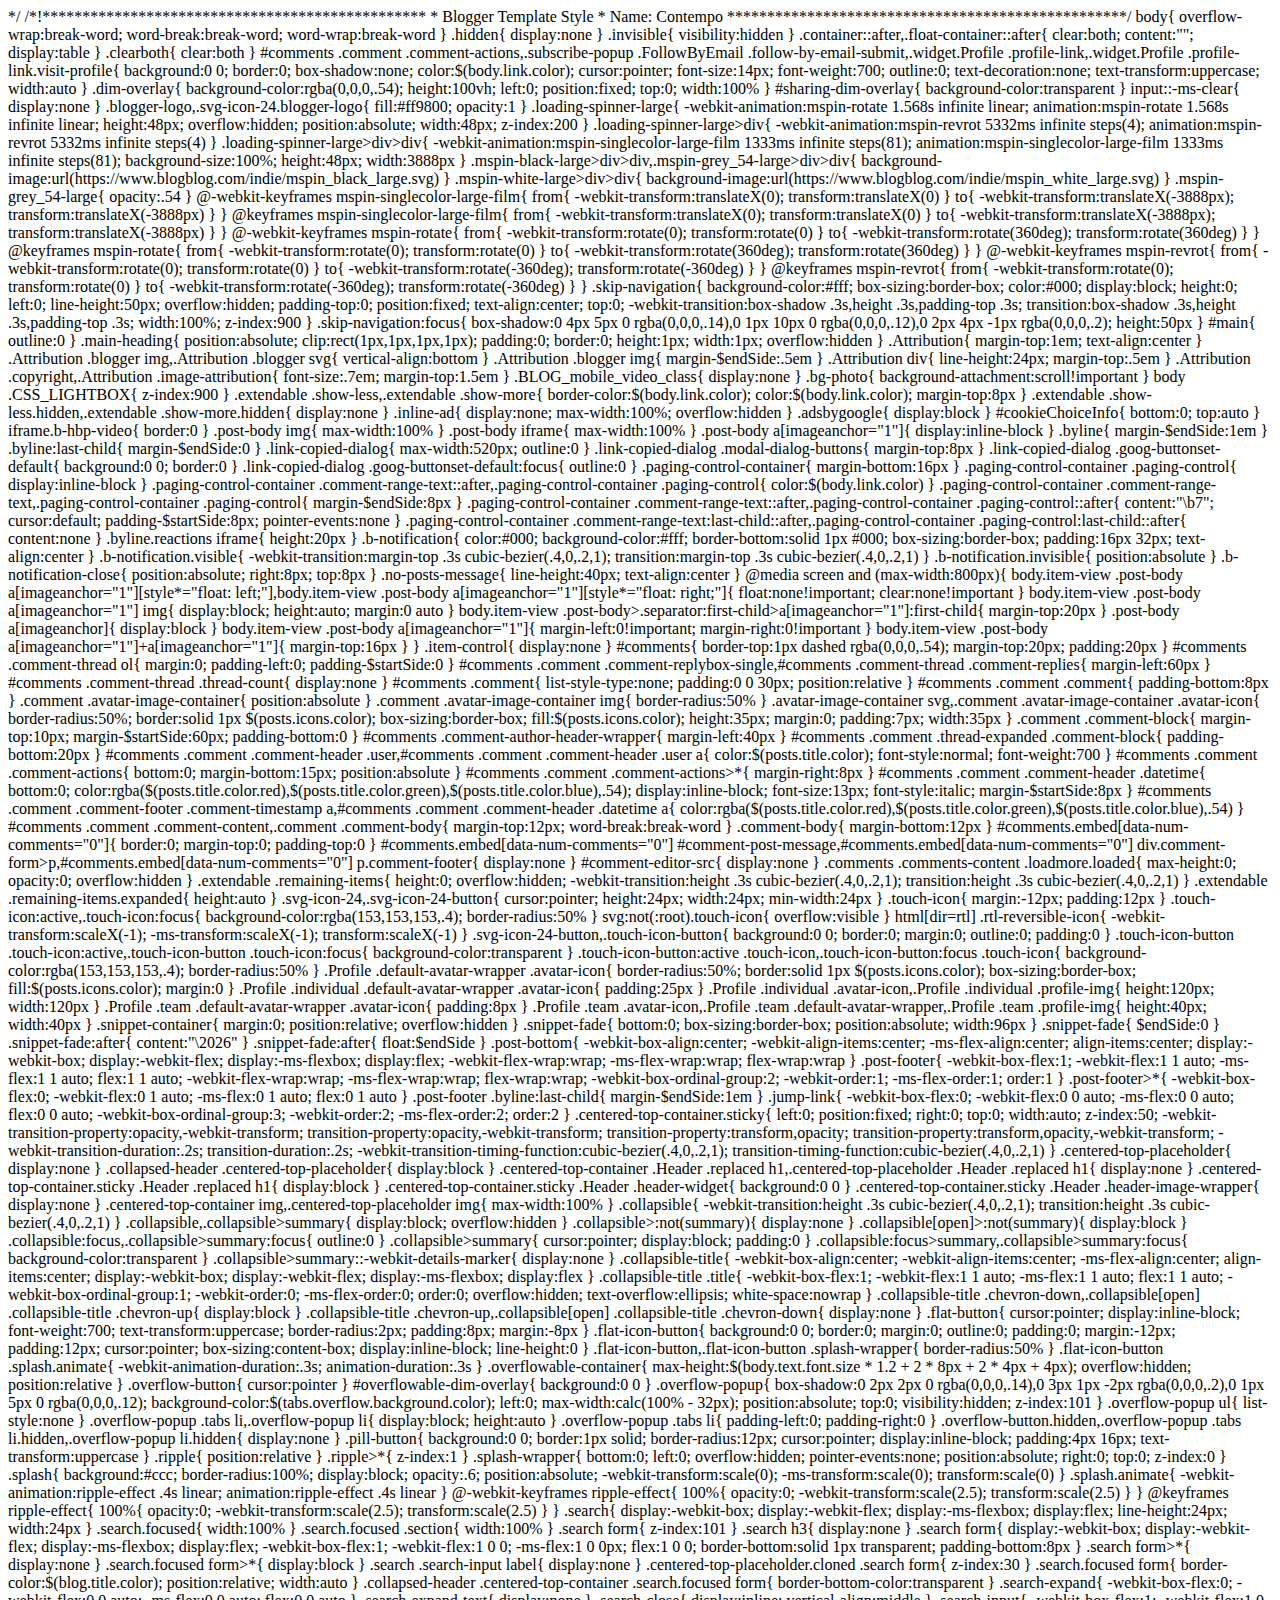
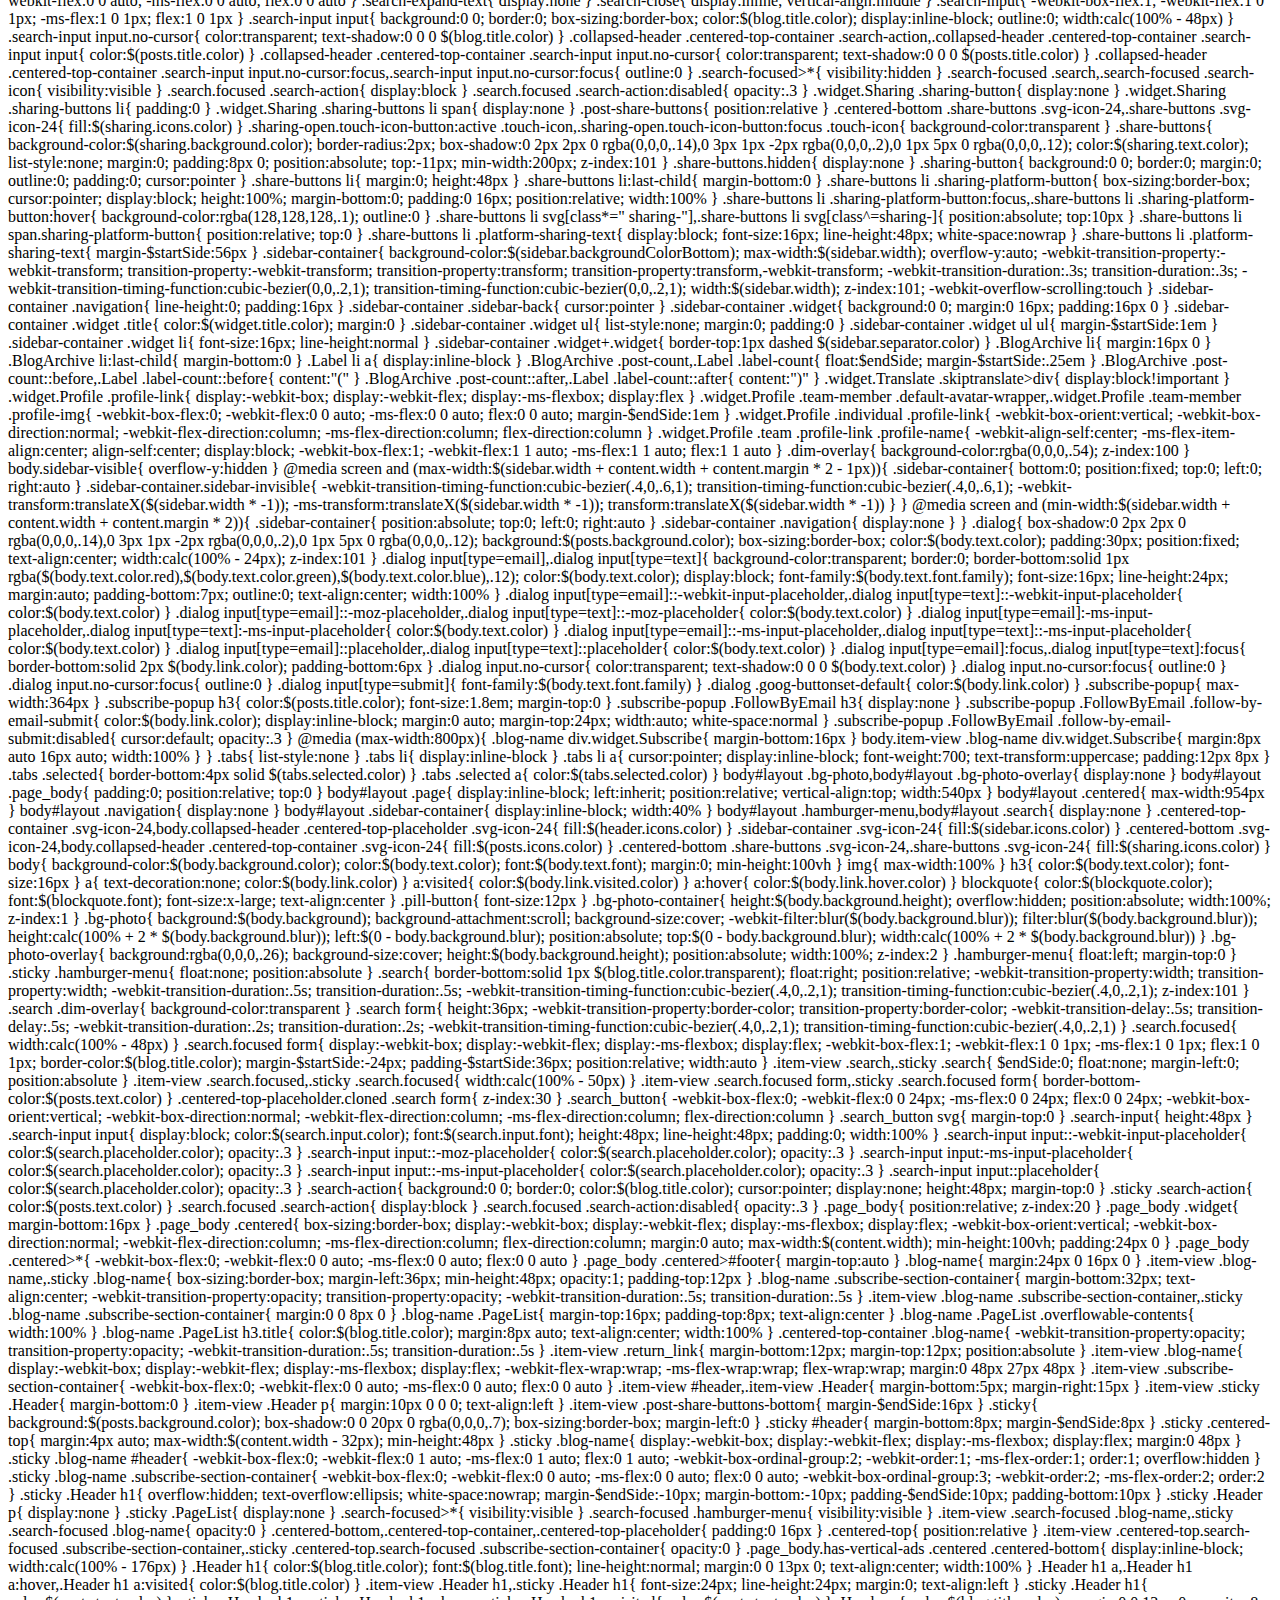
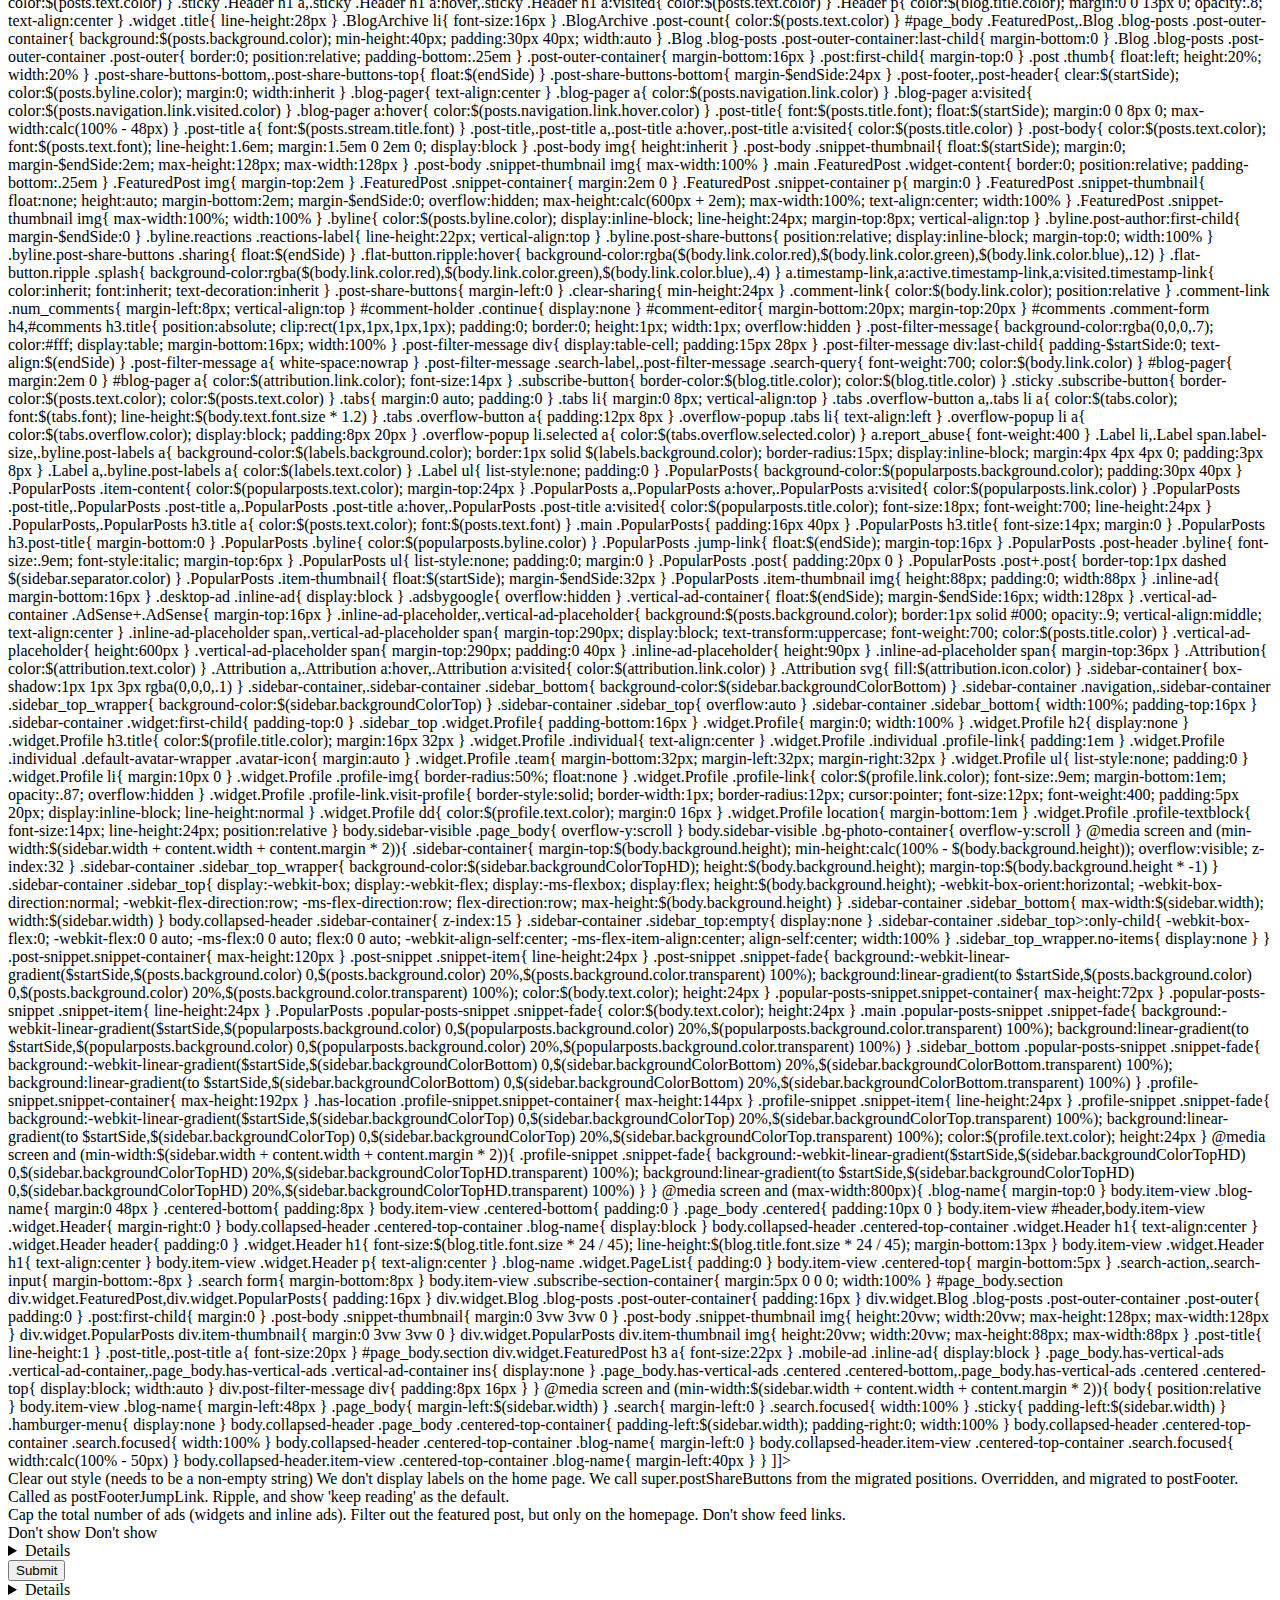
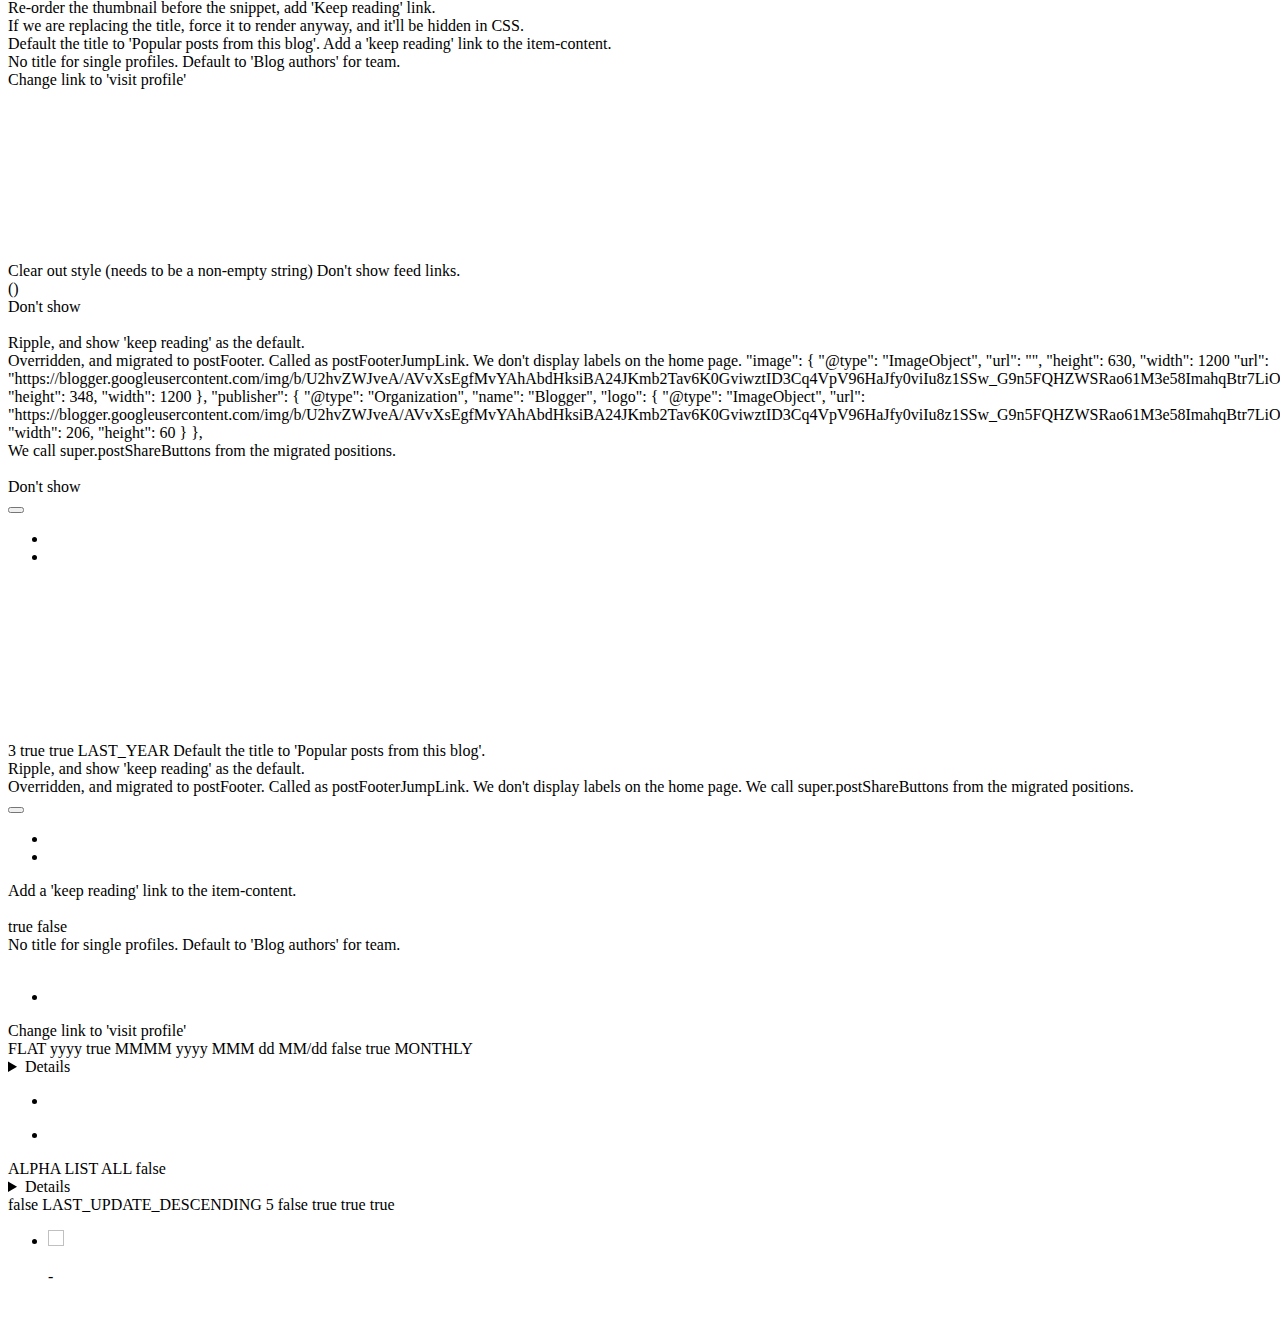
<file: blog.html>
<?xml version="1.0" encoding="UTF-8" ?>
<!DOCTYPE html>
<html b:css='false' b:defaultwidgetversion='2' b:layoutsVersion='3' b:responsive='true' b:templateUrl='indie.xml' b:templateVersion='1.3.3' expr:dir='data:blog.languageDirection' expr:lang='data:blog.locale' xmlns='http://www.w3.org/1999/xhtml' xmlns:b='http://www.google.com/2005/gml/b' xmlns:data='http://www.google.com/2005/gml/data' xmlns:expr='http://www.google.com/2005/gml/expr'>
  <head>
    <meta content='width=device-width, initial-scale=1' name='viewport'/>
    <title><data:view.title.escaped/></title>
    <b:include data='blog' name='all-head-content'/>

    <b:skin version='1.3.3'><![CDATA[/*! normalize.css v3.0.1 | MIT License | git.io/normalize */html{font-family:sans-serif;-ms-text-size-adjust:100%;-webkit-text-size-adjust:100%}body{margin:0}article,aside,details,figcaption,figure,footer,header,hgroup,main,nav,section,summary{display:block}audio,canvas,progress,video{display:inline-block;vertical-align:baseline}audio:not([controls]){display:none;height:0}[hidden],template{display:none}a{background:transparent}a:active,a:hover{outline:0}abbr[title]{border-bottom:1px dotted}b,strong{font-weight:bold}dfn{font-style:italic}h1{font-size:2em;margin:.67em 0}mark{background:#ff0;color:#000}small{font-size:80%}sub,sup{font-size:75%;line-height:0;position:relative;vertical-align:baseline}sup{top:-0.5em}sub{bottom:-0.25em}img{border:0}svg:not(:root){overflow:hidden}figure{margin:1em 40px}hr{-moz-box-sizing:content-box;box-sizing:content-box;height:0}pre{overflow:auto}code,kbd,pre,samp{font-family:monospace,monospace;font-size:1em}button,input,optgroup,select,textarea{color:inherit;font:inherit;margin:0}button{overflow:visible}button,select{text-transform:none}button,html input[type="button"],input[type="reset"],input[type="submit"]{-webkit-appearance:button;cursor:pointer}button[disabled],html input[disabled]{cursor:default}button::-moz-focus-inner,input::-moz-focus-inner{border:0;padding:0}input{line-height:normal}input[type="checkbox"],input[type="radio"]{box-sizing:border-box;padding:0}input[type="number"]::-webkit-inner-spin-button,input[type="number"]::-webkit-outer-spin-button{height:auto}input[type="search"]{-webkit-appearance:textfield;-moz-box-sizing:content-box;-webkit-box-sizing:content-box;box-sizing:content-box}input[type="search"]::-webkit-search-cancel-button,input[type="search"]::-webkit-search-decoration{-webkit-appearance:none}fieldset{border:1px solid #c0c0c0;margin:0 2px;padding:.35em .625em .75em}legend{border:0;padding:0}textarea{overflow:auto}optgroup{font-weight:bold}table{border-collapse:collapse;border-spacing:0}td,th{padding:0}
/*
<!-- Constants -->

<Variable name="damionRegular36" description="Damion Regular 36" type="font" default="400 36px Damion, cursive" hideEditor="true"  value="400 36px Damion, cursive"/>
<Variable name="damionRegular62" description="Damion Regular 62" type="font" default="400 62px Damion, cursive" hideEditor="true"  value="400 62px Damion, cursive"/>
<Variable name="playfairDisplayBlack28" description="Playfair Display Black 28" type="font" default="900 28px Playfair Display, serif" hideEditor="true"  value="900 28px Playfair Display, serif"/>
<Variable name="playfairDisplayBlack36" description="Playfair Display Black 36" type="font" default="900 36px Playfair Display, serif" hideEditor="true"  value="900 36px Playfair Display, serif"/>
<Variable name="playfairDisplayBlack44" description="Playfair Display Black 44" type="font" default="900 44px Playfair Display, serif" hideEditor="true"  value="900 44px Playfair Display, serif"/>
<Variable name="robotoNormal15" description="Roboto Normal 15" type="font" default="15px Roboto, sans-serif" hideEditor="true"  value="15px Roboto, sans-serif"/>
<Variable name="robotoNormal16" description="Roboto Normal 16" type="font" default="16px Roboto, sans-serif" hideEditor="true"  value="16px Roboto, sans-serif"/>
<Variable name="robotoLightItalic15" description="Roboto Light Italic 15" type="font" default="italic 300 15px Roboto, sans-serif" hideEditor="true"  value="italic 300 15px Roboto, sans-serif"/>
<Variable name="robotoBold22" description="Roboto Bold 22" type="font" default="bold 22px Roboto, sans-serif" hideEditor="true"  value="bold 22px Roboto, sans-serif"/>
<Variable name="robotoBold30" description="Roboto Bold 30" type="font" default="bold 30px Roboto, sans-serif" hideEditor="true"  value="bold 30px Roboto, sans-serif"/>
<Variable name="robotoBold45" description="Roboto Bold 45" type="font" default="bold 45px Roboto, sans-serif" hideEditor="true"  value="bold 45px Roboto, sans-serif"/>

<!-- Variable definitions -->

<Variable name="keycolor" description="Main Color" type="color" default="#2196f3"  value="#2196f3"/>
<Variable name="startSide" description="Start side in blog language" type="automatic" default="left" hideEditor="true" />
<Variable name="endSide" description="End side in blog language" type="automatic" default="right" hideEditor="true" />

<Group description="Page Text">
  <Variable name="body.text.font" description="Font"
      type="font"
      default="$(robotoNormal15)"  value="15px Roboto, sans-serif"/>
  <Variable name="body.text.color" description="Color"
      type="color"
      default="#757575"  value="#757575"/>
</Group>

<Group description="Backgrounds">
  <Variable name="body.background.height" description="Background height"
      type="length"
      min="420px"
      max="640px"
      default="480px"  value="480px"/>
  <Variable name="body.background" description="Background"
      color="$(body.background.color)"
      type="background"
      default="$(color) none repeat scroll top left"  value="#eeeeee url(https://blogger.googleusercontent.com/img/a/AVvXsEgvYS6hnMKcrppqraDJW7wfok2UugWhYONtCTnXkE4bmoZIFhAdHMF4cUYRw9E3Y0mqPiaEqWYob8KFlJZqWcqf1bTuFOtKpSVqK1AUQfbAwcM2gSpikctvGp48-L0GdbrBdVvIgNhiwmwJeZRtHYXDc7g85M45yJ9HaVB6sc_h_fiABl2_xr0dNcbsUW8=s1600) repeat scroll top center"/>
  <Variable name="body.background.color" description="Body background color"
      type="color"
      default="#eee"  value="#eeeeee"/>
  <Variable name="posts.background.color" description="Post background color"
      type="color"
      default="#fff"  value="#ffffff"/>
  <Variable name="body.background.blur" description="Background blur"
      type="length"
      min="0px"
      max="50px"
      default="0px"  value="0px"/>
</Group>

<Group description="Links">
  <Variable name="body.link.color" description="Link color"
      type="color"
      default="#2196f3"  value="#2196f3"/>
  <Variable name="body.link.visited.color" description="Visited link color"
      type="color"
      default="$(body.link.color)"  value="#2196f3"/>
  <Variable name="body.link.hover.color" description="Link Hover Color"
      type="color"
      default="$(body.link.color)"  value="#2196f3"/>
</Group>

<Group description="Blog title" selector="div.widget.Header">
  <Variable name="blog.title.font" description="Font"
      type="font"
      default="$(robotoBold45)"  value="bold 45px Roboto, sans-serif"/>
  <Variable name="blog.title.color" description="Color"
      type="color"
      default="#fff"  value="#ffffff"/>
  <Variable name="header.icons.color"
      description="Background icons color"
      type="color"
      default="#fff"  value="#ffffff"/>
</Group>

<Group description="Tabs text" selector="div.widget.PageList">
  <Variable name="tabs.font" description="Font"
      type="font"
      family="$(robotoNormal15.family)"
      size="$(robotoNormal15.size)"
      default="700 normal $(size) $(family)"  value="700 normal $(size) $(family)"/>
  <Variable name="tabs.color" description="Text color"
      type="color"
      default="#ccc"  value="#cccccc"/>
  <Variable name="tabs.selected.color" description="Selected color"
      type="color"
      default="#fff"  value="#ffffff"/>
  <Variable name="tabs.overflow.background.color" description="Popup background color"
      type="color"
      default="$(posts.background.color)"  value="#ffffff"/>
  <Variable name="tabs.overflow.color" description="Popup text color"
      type="color"
      default="$(posts.text.color)"  value="#757575"/>
  <Variable name="tabs.overflow.selected.color" description="Popup selected color"
      type="color"
      default="$(posts.title.color)"  value="#212121"/>
</Group>

<Group description="Posts" selector="div.widget.Blog">
  <Variable name="posts.title.color" description="Post title color"
      type="color"
      default="#212121"  value="#212121"/>
  <Variable name="posts.title.font" description="Post title font"
      type="font"
      default="$(robotoBold22)"  value="bold 22px Roboto, sans-serif"/>
  <Variable name="posts.stream.title.font" description="Post title stream font"
      type="font"
      default="$(robotoBold30)"  value="bold 30px Roboto, sans-serif"/>
  <Variable name="posts.text.font" description="Post text font"
      type="font"
      default="$(body.text.font)"  value="15px Roboto, sans-serif"/>
  <Variable name="posts.text.color" description="Post text color"
      type="color"
      default="$(body.text.color)"  value="#757575"/>
  <Variable name="posts.byline.color" description="Post byline color"
      type="color"
      default="rgba(0, 0, 0, 0.54)"  value="#000000"/>
  <Variable name="blockquote.font" description="Blockquote font"
      type="font"
      default="$(robotoLightItalic15)"  value="italic 300 15px Roboto, sans-serif"/>
  <Variable name="blockquote.color" description="Blockquote color"
      type="color"
      default="#444"  value="#444444"/>
  <Variable name="posts.icons.color"
      description="Post icons color"
      type="color"
      default="#707070"  value="#707070"/>
</Group>

<Group description="Search">
  <Variable name="search.input.color" description="Input color"
      type="color"
      default="$(blog.title.color)"  value="#ffffff"/>
  <Variable name="search.input.font" description="Input font"
      type="font"
      default="$(robotoNormal16)"  value="16px Roboto, sans-serif"/>
  <Variable name="search.placeholder.color" description="Placeholder text color"
      type="color"
      default="$(blog.title.color)"  value="#ffffff"/>
</Group>

<Group description="Sharing">
  <Variable name="sharing.background.color"
      description="Sharing background color"
      type="color"
      default="$(posts.background.color)"  value="#ffffff"/>
  <Variable name="sharing.text.color" description="Sharing text color"
      type="color"
      default="$(posts.title.color)"  value="#212121"/>
  <Variable name="sharing.icons.color"
      description="Sharing icons color"
      type="color"
      default="$(sharing.text.color)"  value="#212121"/>
</Group>

<Group description="Popular posts" selector="div.widget.PopularPosts">
  <Variable name="popularposts.background.color"
      description="Popular post background color"
      type="color"
      default="$(body.background.color)"  value="#eeeeee"/>
  <Variable name="popularposts.byline.color"
      description="Popular post byline color"
      type="color"
      default="$(posts.byline.color)"  value="#000000"/>
  <Variable name="popularposts.title.color"
      description="Popular post title color"
      type="color"
      default="$(posts.title.color)"  value="#212121"/>
  <Variable name="popularposts.text.color"
      description="Popular post text color"
      type="color"
      default="$(posts.text.color)"  value="#757575"/>
  <Variable name="popularposts.link.color"
      description="Popular post link color"
      type="color"
      default="$(body.link.color)"  value="#2196f3"/>
</Group>

<Group description="Post navigation" selector='div.blog-pager'>
  <Variable name="posts.navigation.link.color"
      description="Post navigation links color"
      type="color"
      default="$(body.link.color)"  value="#2196f3"/>
  <Variable name="posts.navigation.link.visited.color"
      description="Post navigation links visited color"
      type="color"
      default="$(body.link.visited.color)"  value="#2196f3"/>
  <Variable name="posts.navigation.link.hover.color"
      description="Post navigations links hover color"
      type="color"
      default="$(body.link.hover.color)"  value="#2196f3"/>
</Group>

<Group description="Sidebar" selector="div.sidebar-container">
  <Variable name="sidebar.backgroundColorTop"
      description="Background color (Top)"
      type="color"
      default="#f7f7f7"  value="#ffffff"/>
  <Variable name="sidebar.backgroundColorTopHD"
      description="Background color (Top) - HD"
      type="color"
      default="rgba(255, 255, 255, 1)"  value="#f7f7f7"/>
  <Variable name="sidebar.backgroundColorBottom"
      description="Background color (Bottom)"
      type="color"
      default="#fff"  value="#ffffff"/>
  <Variable name="sidebar.separator.color"
      description="Separator color"
      type="color"
      default="#ccc"  value="#cccccc"/>
  <Variable name="widget.title.color"
      description="Gadget title color"
      type="color"
      default="#212121"  value="#212121"/>
  <Variable name="sidebar.icons.color"
      description="Sidebar icons color"
      type="color"
      default="#707070"  value="#707070"/>
</Group>

<Group description="Author profile" selector='.widget.Profile'>
  <Variable name="profile.title.color" description="Profile title color"
      type="color"
      default="rgba(0,0,0,0.52)"  value="#000000"/>
  <Variable name="profile.text.color" description="Profile text color"
      type="color"
      default="rgba(0, 0, 0, 0.54)"  value="#000000"/>
  <Variable name="profile.link.color" description="Profile link color"
      type="color"
      default="$(posts.title.color)"  value="#212121"/>
</Group>

<Group description="Labels" selector=".widget.Label">
  <Variable name="labels.text.color"
      description="Label text color"
      type="color"
      default="$(body.link.color)"  value="#000000"/>
  <Variable name="labels.background.color"
      description="Label background color"
      type="color"
      red="$(labels.text.color.red)"
      green="$(labels.text.color.green)"
      blue="$(labels.text.color.blue)"
      default="rgba($red, $green, $blue, 0.05)"  value="#f7f7f7"/>
</Group>

<Group description="Attribution" selector=".widget.Attribution">
  <Variable name="attribution.text.color" description="Attribution text color"
      type="color"
      default="$(body.text.color)"  value="#757575"/>
  <Variable name="attribution.link.color" description="Attribution link color"
      type="color"
      default="$(body.link.color)"  value="#2196f3"/>
  <Variable name="attribution.icon.color" description="Attribution icon color"
      type="color"
      default="#707070"
      hideEditor="true"  value="#707070"/>
</Group>

<Group description="Widths">
  <Variable name="sidebar.width" description="Sidebar width" type="length"
            min="100px" max="1000px" default="284px"  value="284px"/>
  <Variable name="content.width" description="Content width" type="length"
            min="600px" max="2400px" default="922px"  value="922px"/>
  <Variable name="content.margin" description="Content margin" type="length"
            min="0px" max="1000px" default="117px"  value="117px"/>
</Group>
 */

/*!************************************************
 * Blogger Template Style
 * Name: Contempo
 **************************************************/
body{
overflow-wrap:break-word;
word-break:break-word;
word-wrap:break-word
}
.hidden{
display:none
}
.invisible{
visibility:hidden
}
.container::after,.float-container::after{
clear:both;
content:"";
display:table
}
.clearboth{
clear:both
}
#comments .comment .comment-actions,.subscribe-popup .FollowByEmail .follow-by-email-submit,.widget.Profile .profile-link,.widget.Profile .profile-link.visit-profile{
background:0 0;
border:0;
box-shadow:none;
color:$(body.link.color);
cursor:pointer;
font-size:14px;
font-weight:700;
outline:0;
text-decoration:none;
text-transform:uppercase;
width:auto
}
.dim-overlay{
background-color:rgba(0,0,0,.54);
height:100vh;
left:0;
position:fixed;
top:0;
width:100%
}
#sharing-dim-overlay{
background-color:transparent
}
input::-ms-clear{
display:none
}
.blogger-logo,.svg-icon-24.blogger-logo{
fill:#ff9800;
opacity:1
}
.loading-spinner-large{
-webkit-animation:mspin-rotate 1.568s infinite linear;
animation:mspin-rotate 1.568s infinite linear;
height:48px;
overflow:hidden;
position:absolute;
width:48px;
z-index:200
}
.loading-spinner-large>div{
-webkit-animation:mspin-revrot 5332ms infinite steps(4);
animation:mspin-revrot 5332ms infinite steps(4)
}
.loading-spinner-large>div>div{
-webkit-animation:mspin-singlecolor-large-film 1333ms infinite steps(81);
animation:mspin-singlecolor-large-film 1333ms infinite steps(81);
background-size:100%;
height:48px;
width:3888px
}
.mspin-black-large>div>div,.mspin-grey_54-large>div>div{
background-image:url(https://www.blogblog.com/indie/mspin_black_large.svg)
}
.mspin-white-large>div>div{
background-image:url(https://www.blogblog.com/indie/mspin_white_large.svg)
}
.mspin-grey_54-large{
opacity:.54
}
@-webkit-keyframes mspin-singlecolor-large-film{
from{
-webkit-transform:translateX(0);
transform:translateX(0)
}
to{
-webkit-transform:translateX(-3888px);
transform:translateX(-3888px)
}
}
@keyframes mspin-singlecolor-large-film{
from{
-webkit-transform:translateX(0);
transform:translateX(0)
}
to{
-webkit-transform:translateX(-3888px);
transform:translateX(-3888px)
}
}
@-webkit-keyframes mspin-rotate{
from{
-webkit-transform:rotate(0);
transform:rotate(0)
}
to{
-webkit-transform:rotate(360deg);
transform:rotate(360deg)
}
}
@keyframes mspin-rotate{
from{
-webkit-transform:rotate(0);
transform:rotate(0)
}
to{
-webkit-transform:rotate(360deg);
transform:rotate(360deg)
}
}
@-webkit-keyframes mspin-revrot{
from{
-webkit-transform:rotate(0);
transform:rotate(0)
}
to{
-webkit-transform:rotate(-360deg);
transform:rotate(-360deg)
}
}
@keyframes mspin-revrot{
from{
-webkit-transform:rotate(0);
transform:rotate(0)
}
to{
-webkit-transform:rotate(-360deg);
transform:rotate(-360deg)
}
}
.skip-navigation{
background-color:#fff;
box-sizing:border-box;
color:#000;
display:block;
height:0;
left:0;
line-height:50px;
overflow:hidden;
padding-top:0;
position:fixed;
text-align:center;
top:0;
-webkit-transition:box-shadow .3s,height .3s,padding-top .3s;
transition:box-shadow .3s,height .3s,padding-top .3s;
width:100%;
z-index:900
}
.skip-navigation:focus{
box-shadow:0 4px 5px 0 rgba(0,0,0,.14),0 1px 10px 0 rgba(0,0,0,.12),0 2px 4px -1px rgba(0,0,0,.2);
height:50px
}
#main{
outline:0
}
.main-heading{
position:absolute;
clip:rect(1px,1px,1px,1px);
padding:0;
border:0;
height:1px;
width:1px;
overflow:hidden
}
.Attribution{
margin-top:1em;
text-align:center
}
.Attribution .blogger img,.Attribution .blogger svg{
vertical-align:bottom
}
.Attribution .blogger img{
margin-$endSide:.5em
}
.Attribution div{
line-height:24px;
margin-top:.5em
}
.Attribution .copyright,.Attribution .image-attribution{
font-size:.7em;
margin-top:1.5em
}
.BLOG_mobile_video_class{
display:none
}
.bg-photo{
background-attachment:scroll!important
}
body .CSS_LIGHTBOX{
z-index:900
}
.extendable .show-less,.extendable .show-more{
border-color:$(body.link.color);
color:$(body.link.color);
margin-top:8px
}
.extendable .show-less.hidden,.extendable .show-more.hidden{
display:none
}
.inline-ad{
display:none;
max-width:100%;
overflow:hidden
}
.adsbygoogle{
display:block
}
#cookieChoiceInfo{
bottom:0;
top:auto
}
iframe.b-hbp-video{
border:0
}
.post-body img{
max-width:100%
}
.post-body iframe{
max-width:100%
}
.post-body a[imageanchor="1"]{
display:inline-block
}
.byline{
margin-$endSide:1em
}
.byline:last-child{
margin-$endSide:0
}
.link-copied-dialog{
max-width:520px;
outline:0
}
.link-copied-dialog .modal-dialog-buttons{
margin-top:8px
}
.link-copied-dialog .goog-buttonset-default{
background:0 0;
border:0
}
.link-copied-dialog .goog-buttonset-default:focus{
outline:0
}
.paging-control-container{
margin-bottom:16px
}
.paging-control-container .paging-control{
display:inline-block
}
.paging-control-container .comment-range-text::after,.paging-control-container .paging-control{
color:$(body.link.color)
}
.paging-control-container .comment-range-text,.paging-control-container .paging-control{
margin-$endSide:8px
}
.paging-control-container .comment-range-text::after,.paging-control-container .paging-control::after{
content:"\b7";
cursor:default;
padding-$startSide:8px;
pointer-events:none
}
.paging-control-container .comment-range-text:last-child::after,.paging-control-container .paging-control:last-child::after{
content:none
}
.byline.reactions iframe{
height:20px
}
.b-notification{
color:#000;
background-color:#fff;
border-bottom:solid 1px #000;
box-sizing:border-box;
padding:16px 32px;
text-align:center
}
.b-notification.visible{
-webkit-transition:margin-top .3s cubic-bezier(.4,0,.2,1);
transition:margin-top .3s cubic-bezier(.4,0,.2,1)
}
.b-notification.invisible{
position:absolute
}
.b-notification-close{
position:absolute;
right:8px;
top:8px
}
.no-posts-message{
line-height:40px;
text-align:center
}
@media screen and (max-width:800px){
body.item-view .post-body a[imageanchor="1"][style*="float: left;"],body.item-view .post-body a[imageanchor="1"][style*="float: right;"]{
float:none!important;
clear:none!important
}
body.item-view .post-body a[imageanchor="1"] img{
display:block;
height:auto;
margin:0 auto
}
body.item-view .post-body>.separator:first-child>a[imageanchor="1"]:first-child{
margin-top:20px
}
.post-body a[imageanchor]{
display:block
}
body.item-view .post-body a[imageanchor="1"]{
margin-left:0!important;
margin-right:0!important
}
body.item-view .post-body a[imageanchor="1"]+a[imageanchor="1"]{
margin-top:16px
}
}
.item-control{
display:none
}
#comments{
border-top:1px dashed rgba(0,0,0,.54);
margin-top:20px;
padding:20px
}
#comments .comment-thread ol{
margin:0;
padding-left:0;
padding-$startSide:0
}
#comments .comment .comment-replybox-single,#comments .comment-thread .comment-replies{
margin-left:60px
}
#comments .comment-thread .thread-count{
display:none
}
#comments .comment{
list-style-type:none;
padding:0 0 30px;
position:relative
}
#comments .comment .comment{
padding-bottom:8px
}
.comment .avatar-image-container{
position:absolute
}
.comment .avatar-image-container img{
border-radius:50%
}
.avatar-image-container svg,.comment .avatar-image-container .avatar-icon{
border-radius:50%;
border:solid 1px $(posts.icons.color);
box-sizing:border-box;
fill:$(posts.icons.color);
height:35px;
margin:0;
padding:7px;
width:35px
}
.comment .comment-block{
margin-top:10px;
margin-$startSide:60px;
padding-bottom:0
}
#comments .comment-author-header-wrapper{
margin-left:40px
}
#comments .comment .thread-expanded .comment-block{
padding-bottom:20px
}
#comments .comment .comment-header .user,#comments .comment .comment-header .user a{
color:$(posts.title.color);
font-style:normal;
font-weight:700
}
#comments .comment .comment-actions{
bottom:0;
margin-bottom:15px;
position:absolute
}
#comments .comment .comment-actions>*{
margin-right:8px
}
#comments .comment .comment-header .datetime{
bottom:0;
color:rgba($(posts.title.color.red),$(posts.title.color.green),$(posts.title.color.blue),.54);
display:inline-block;
font-size:13px;
font-style:italic;
margin-$startSide:8px
}
#comments .comment .comment-footer .comment-timestamp a,#comments .comment .comment-header .datetime a{
color:rgba($(posts.title.color.red),$(posts.title.color.green),$(posts.title.color.blue),.54)
}
#comments .comment .comment-content,.comment .comment-body{
margin-top:12px;
word-break:break-word
}
.comment-body{
margin-bottom:12px
}
#comments.embed[data-num-comments="0"]{
border:0;
margin-top:0;
padding-top:0
}
#comments.embed[data-num-comments="0"] #comment-post-message,#comments.embed[data-num-comments="0"] div.comment-form>p,#comments.embed[data-num-comments="0"] p.comment-footer{
display:none
}
#comment-editor-src{
display:none
}
.comments .comments-content .loadmore.loaded{
max-height:0;
opacity:0;
overflow:hidden
}
.extendable .remaining-items{
height:0;
overflow:hidden;
-webkit-transition:height .3s cubic-bezier(.4,0,.2,1);
transition:height .3s cubic-bezier(.4,0,.2,1)
}
.extendable .remaining-items.expanded{
height:auto
}
.svg-icon-24,.svg-icon-24-button{
cursor:pointer;
height:24px;
width:24px;
min-width:24px

}
.touch-icon{
margin:-12px;
padding:12px
}
.touch-icon:active,.touch-icon:focus{
background-color:rgba(153,153,153,.4);
border-radius:50%
}
svg:not(:root).touch-icon{
overflow:visible
}
html[dir=rtl] .rtl-reversible-icon{
-webkit-transform:scaleX(-1);
-ms-transform:scaleX(-1);
transform:scaleX(-1)
}
.svg-icon-24-button,.touch-icon-button{
background:0 0;
border:0;
margin:0;
outline:0;
padding:0
}
.touch-icon-button .touch-icon:active,.touch-icon-button .touch-icon:focus{
background-color:transparent
}
.touch-icon-button:active .touch-icon,.touch-icon-button:focus .touch-icon{
background-color:rgba(153,153,153,.4);
border-radius:50%
}
.Profile .default-avatar-wrapper .avatar-icon{
border-radius:50%;
border:solid 1px $(posts.icons.color);
box-sizing:border-box;
fill:$(posts.icons.color);
margin:0
}
.Profile .individual .default-avatar-wrapper .avatar-icon{
padding:25px
}
.Profile .individual .avatar-icon,.Profile .individual .profile-img{
height:120px;
width:120px
}
.Profile .team .default-avatar-wrapper .avatar-icon{
padding:8px
}
.Profile .team .avatar-icon,.Profile .team .default-avatar-wrapper,.Profile .team .profile-img{
height:40px;
width:40px
}
.snippet-container{
margin:0;
position:relative;
overflow:hidden
}
.snippet-fade{
bottom:0;
box-sizing:border-box;
position:absolute;
width:96px
}
.snippet-fade{
$endSide:0
}
.snippet-fade:after{
content:"\2026"
}
.snippet-fade:after{
float:$endSide
}
.post-bottom{
-webkit-box-align:center;
-webkit-align-items:center;
-ms-flex-align:center;
align-items:center;
display:-webkit-box;
display:-webkit-flex;
display:-ms-flexbox;
display:flex;
-webkit-flex-wrap:wrap;
-ms-flex-wrap:wrap;
flex-wrap:wrap
}
.post-footer{
-webkit-box-flex:1;
-webkit-flex:1 1 auto;
-ms-flex:1 1 auto;
flex:1 1 auto;
-webkit-flex-wrap:wrap;
-ms-flex-wrap:wrap;
flex-wrap:wrap;
-webkit-box-ordinal-group:2;
-webkit-order:1;
-ms-flex-order:1;
order:1
}
.post-footer>*{
-webkit-box-flex:0;
-webkit-flex:0 1 auto;
-ms-flex:0 1 auto;
flex:0 1 auto
}
.post-footer .byline:last-child{
margin-$endSide:1em
}
.jump-link{
-webkit-box-flex:0;
-webkit-flex:0 0 auto;
-ms-flex:0 0 auto;
flex:0 0 auto;
-webkit-box-ordinal-group:3;
-webkit-order:2;
-ms-flex-order:2;
order:2
}
.centered-top-container.sticky{
left:0;
position:fixed;
right:0;
top:0;
width:auto;
z-index:50;
-webkit-transition-property:opacity,-webkit-transform;
transition-property:opacity,-webkit-transform;
transition-property:transform,opacity;
transition-property:transform,opacity,-webkit-transform;
-webkit-transition-duration:.2s;
transition-duration:.2s;
-webkit-transition-timing-function:cubic-bezier(.4,0,.2,1);
transition-timing-function:cubic-bezier(.4,0,.2,1)
}
.centered-top-placeholder{
display:none
}
.collapsed-header .centered-top-placeholder{
display:block
}
.centered-top-container .Header .replaced h1,.centered-top-placeholder .Header .replaced h1{
display:none
}
.centered-top-container.sticky .Header .replaced h1{
display:block
}
.centered-top-container.sticky .Header .header-widget{
background:0 0
}
.centered-top-container.sticky .Header .header-image-wrapper{
display:none
}
.centered-top-container img,.centered-top-placeholder img{
max-width:100%
}
.collapsible{
-webkit-transition:height .3s cubic-bezier(.4,0,.2,1);
transition:height .3s cubic-bezier(.4,0,.2,1)
}
.collapsible,.collapsible>summary{
display:block;
overflow:hidden
}
.collapsible>:not(summary){
display:none
}
.collapsible[open]>:not(summary){
display:block
}
.collapsible:focus,.collapsible>summary:focus{
outline:0
}
.collapsible>summary{
cursor:pointer;
display:block;
padding:0
}
.collapsible:focus>summary,.collapsible>summary:focus{
background-color:transparent
}
.collapsible>summary::-webkit-details-marker{
display:none
}
.collapsible-title{
-webkit-box-align:center;
-webkit-align-items:center;
-ms-flex-align:center;
align-items:center;
display:-webkit-box;
display:-webkit-flex;
display:-ms-flexbox;
display:flex
}
.collapsible-title .title{
-webkit-box-flex:1;
-webkit-flex:1 1 auto;
-ms-flex:1 1 auto;
flex:1 1 auto;
-webkit-box-ordinal-group:1;
-webkit-order:0;
-ms-flex-order:0;
order:0;
overflow:hidden;
text-overflow:ellipsis;
white-space:nowrap
}
.collapsible-title .chevron-down,.collapsible[open] .collapsible-title .chevron-up{
display:block
}
.collapsible-title .chevron-up,.collapsible[open] .collapsible-title .chevron-down{
display:none
}
.flat-button{
cursor:pointer;
display:inline-block;
font-weight:700;
text-transform:uppercase;
border-radius:2px;
padding:8px;
margin:-8px
}
.flat-icon-button{
background:0 0;
border:0;
margin:0;
outline:0;
padding:0;
margin:-12px;
padding:12px;
cursor:pointer;
box-sizing:content-box;
display:inline-block;
line-height:0
}
.flat-icon-button,.flat-icon-button .splash-wrapper{
border-radius:50%
}
.flat-icon-button .splash.animate{
-webkit-animation-duration:.3s;
animation-duration:.3s
}
.overflowable-container{
max-height:$(body.text.font.size * 1.2 + 2 * 8px + 2 * 4px + 4px);
overflow:hidden;
position:relative
}
.overflow-button{
cursor:pointer
}
#overflowable-dim-overlay{
background:0 0
}
.overflow-popup{
box-shadow:0 2px 2px 0 rgba(0,0,0,.14),0 3px 1px -2px rgba(0,0,0,.2),0 1px 5px 0 rgba(0,0,0,.12);
background-color:$(tabs.overflow.background.color);
left:0;
max-width:calc(100% - 32px);
position:absolute;
top:0;
visibility:hidden;
z-index:101
}
.overflow-popup ul{
list-style:none
}
.overflow-popup .tabs li,.overflow-popup li{
display:block;
height:auto
}
.overflow-popup .tabs li{
padding-left:0;
padding-right:0
}
.overflow-button.hidden,.overflow-popup .tabs li.hidden,.overflow-popup li.hidden{
display:none
}
.pill-button{
background:0 0;
border:1px solid;
border-radius:12px;
cursor:pointer;
display:inline-block;
padding:4px 16px;
text-transform:uppercase
}
.ripple{
position:relative
}
.ripple>*{
z-index:1
}
.splash-wrapper{
bottom:0;
left:0;
overflow:hidden;
pointer-events:none;
position:absolute;
right:0;
top:0;
z-index:0
}
.splash{
background:#ccc;
border-radius:100%;
display:block;
opacity:.6;
position:absolute;
-webkit-transform:scale(0);
-ms-transform:scale(0);
transform:scale(0)
}
.splash.animate{
-webkit-animation:ripple-effect .4s linear;
animation:ripple-effect .4s linear
}
@-webkit-keyframes ripple-effect{
100%{
opacity:0;
-webkit-transform:scale(2.5);
transform:scale(2.5)
}
}
@keyframes ripple-effect{
100%{
opacity:0;
-webkit-transform:scale(2.5);
transform:scale(2.5)
}
}
.search{
display:-webkit-box;
display:-webkit-flex;
display:-ms-flexbox;
display:flex;
line-height:24px;
width:24px
}
.search.focused{
width:100%
}
.search.focused .section{
width:100%
}
.search form{
z-index:101
}
.search h3{
display:none
}
.search form{
display:-webkit-box;
display:-webkit-flex;
display:-ms-flexbox;
display:flex;
-webkit-box-flex:1;
-webkit-flex:1 0 0;
-ms-flex:1 0 0px;
flex:1 0 0;
border-bottom:solid 1px transparent;
padding-bottom:8px
}
.search form>*{
display:none
}
.search.focused form>*{
display:block
}
.search .search-input label{
display:none
}
.centered-top-placeholder.cloned .search form{
z-index:30
}
.search.focused form{
border-color:$(blog.title.color);
position:relative;
width:auto
}
.collapsed-header .centered-top-container .search.focused form{
border-bottom-color:transparent
}
.search-expand{
-webkit-box-flex:0;
-webkit-flex:0 0 auto;
-ms-flex:0 0 auto;
flex:0 0 auto
}
.search-expand-text{
display:none
}
.search-close{
display:inline;
vertical-align:middle
}
.search-input{
-webkit-box-flex:1;
-webkit-flex:1 0 1px;
-ms-flex:1 0 1px;
flex:1 0 1px
}
.search-input input{
background:0 0;
border:0;
box-sizing:border-box;
color:$(blog.title.color);
display:inline-block;
outline:0;
width:calc(100% - 48px)
}
.search-input input.no-cursor{
color:transparent;
text-shadow:0 0 0 $(blog.title.color)
}
.collapsed-header .centered-top-container .search-action,.collapsed-header .centered-top-container .search-input input{
color:$(posts.title.color)
}
.collapsed-header .centered-top-container .search-input input.no-cursor{
color:transparent;
text-shadow:0 0 0 $(posts.title.color)
}
.collapsed-header .centered-top-container .search-input input.no-cursor:focus,.search-input input.no-cursor:focus{
outline:0
}
.search-focused>*{
visibility:hidden
}
.search-focused .search,.search-focused .search-icon{
visibility:visible
}
.search.focused .search-action{
display:block
}
.search.focused .search-action:disabled{
opacity:.3
}
.widget.Sharing .sharing-button{
display:none
}
.widget.Sharing .sharing-buttons li{
padding:0
}
.widget.Sharing .sharing-buttons li span{
display:none
}
.post-share-buttons{
position:relative
}
.centered-bottom .share-buttons .svg-icon-24,.share-buttons .svg-icon-24{
fill:$(sharing.icons.color)
}
.sharing-open.touch-icon-button:active .touch-icon,.sharing-open.touch-icon-button:focus .touch-icon{
background-color:transparent
}
.share-buttons{
background-color:$(sharing.background.color);
border-radius:2px;
box-shadow:0 2px 2px 0 rgba(0,0,0,.14),0 3px 1px -2px rgba(0,0,0,.2),0 1px 5px 0 rgba(0,0,0,.12);
color:$(sharing.text.color);
list-style:none;
margin:0;
padding:8px 0;
position:absolute;
top:-11px;
min-width:200px;
z-index:101
}
.share-buttons.hidden{
display:none
}
.sharing-button{
background:0 0;
border:0;
margin:0;
outline:0;
padding:0;
cursor:pointer
}
.share-buttons li{
margin:0;
height:48px
}
.share-buttons li:last-child{
margin-bottom:0
}
.share-buttons li .sharing-platform-button{
box-sizing:border-box;
cursor:pointer;
display:block;
height:100%;
margin-bottom:0;
padding:0 16px;
position:relative;
width:100%
}
.share-buttons li .sharing-platform-button:focus,.share-buttons li .sharing-platform-button:hover{
background-color:rgba(128,128,128,.1);
outline:0
}
.share-buttons li svg[class*=" sharing-"],.share-buttons li svg[class^=sharing-]{
position:absolute;
top:10px
}
.share-buttons li span.sharing-platform-button{
position:relative;
top:0
}
.share-buttons li .platform-sharing-text{
display:block;
font-size:16px;
line-height:48px;
white-space:nowrap
}
.share-buttons li .platform-sharing-text{
margin-$startSide:56px
}
.sidebar-container{
background-color:$(sidebar.backgroundColorBottom);
max-width:$(sidebar.width);
overflow-y:auto;
-webkit-transition-property:-webkit-transform;
transition-property:-webkit-transform;
transition-property:transform;
transition-property:transform,-webkit-transform;
-webkit-transition-duration:.3s;
transition-duration:.3s;
-webkit-transition-timing-function:cubic-bezier(0,0,.2,1);
transition-timing-function:cubic-bezier(0,0,.2,1);
width:$(sidebar.width);
z-index:101;
-webkit-overflow-scrolling:touch
}
.sidebar-container .navigation{
line-height:0;
padding:16px
}
.sidebar-container .sidebar-back{
cursor:pointer
}
.sidebar-container .widget{
background:0 0;
margin:0 16px;
padding:16px 0
}
.sidebar-container .widget .title{
color:$(widget.title.color);
margin:0
}
.sidebar-container .widget ul{
list-style:none;
margin:0;
padding:0
}
.sidebar-container .widget ul ul{
margin-$startSide:1em
}
.sidebar-container .widget li{
font-size:16px;
line-height:normal
}
.sidebar-container .widget+.widget{
border-top:1px dashed $(sidebar.separator.color)
}
.BlogArchive li{
margin:16px 0
}
.BlogArchive li:last-child{
margin-bottom:0
}
.Label li a{
display:inline-block
}
.BlogArchive .post-count,.Label .label-count{
float:$endSide;
margin-$startSide:.25em
}
.BlogArchive .post-count::before,.Label .label-count::before{
content:"("
}
.BlogArchive .post-count::after,.Label .label-count::after{
content:")"
}
.widget.Translate .skiptranslate>div{
display:block!important
}
.widget.Profile .profile-link{
display:-webkit-box;
display:-webkit-flex;
display:-ms-flexbox;
display:flex
}
.widget.Profile .team-member .default-avatar-wrapper,.widget.Profile .team-member .profile-img{
-webkit-box-flex:0;
-webkit-flex:0 0 auto;
-ms-flex:0 0 auto;
flex:0 0 auto;
margin-$endSide:1em
}
.widget.Profile .individual .profile-link{
-webkit-box-orient:vertical;
-webkit-box-direction:normal;
-webkit-flex-direction:column;
-ms-flex-direction:column;
flex-direction:column
}
.widget.Profile .team .profile-link .profile-name{
-webkit-align-self:center;
-ms-flex-item-align:center;
align-self:center;
display:block;
-webkit-box-flex:1;
-webkit-flex:1 1 auto;
-ms-flex:1 1 auto;
flex:1 1 auto
}
.dim-overlay{
background-color:rgba(0,0,0,.54);
z-index:100
}
body.sidebar-visible{
overflow-y:hidden
}
@media screen and (max-width:$(sidebar.width + content.width + content.margin * 2 - 1px)){
.sidebar-container{
bottom:0;
position:fixed;
top:0;
left:0;
right:auto
}
.sidebar-container.sidebar-invisible{
-webkit-transition-timing-function:cubic-bezier(.4,0,.6,1);
transition-timing-function:cubic-bezier(.4,0,.6,1);
-webkit-transform:translateX($(sidebar.width * -1));
-ms-transform:translateX($(sidebar.width * -1));
transform:translateX($(sidebar.width * -1))
}
}
@media screen and (min-width:$(sidebar.width + content.width + content.margin * 2)){
.sidebar-container{
position:absolute;
top:0;
left:0;
right:auto
}
.sidebar-container .navigation{
display:none
}
}
.dialog{
box-shadow:0 2px 2px 0 rgba(0,0,0,.14),0 3px 1px -2px rgba(0,0,0,.2),0 1px 5px 0 rgba(0,0,0,.12);
background:$(posts.background.color);
box-sizing:border-box;
color:$(body.text.color);
padding:30px;
position:fixed;
text-align:center;
width:calc(100% - 24px);
z-index:101
}
.dialog input[type=email],.dialog input[type=text]{
background-color:transparent;
border:0;
border-bottom:solid 1px rgba($(body.text.color.red),$(body.text.color.green),$(body.text.color.blue),.12);
color:$(body.text.color);
display:block;
font-family:$(body.text.font.family);
font-size:16px;
line-height:24px;
margin:auto;
padding-bottom:7px;
outline:0;
text-align:center;
width:100%
}
.dialog input[type=email]::-webkit-input-placeholder,.dialog input[type=text]::-webkit-input-placeholder{
color:$(body.text.color)
}
.dialog input[type=email]::-moz-placeholder,.dialog input[type=text]::-moz-placeholder{
color:$(body.text.color)
}
.dialog input[type=email]:-ms-input-placeholder,.dialog input[type=text]:-ms-input-placeholder{
color:$(body.text.color)
}
.dialog input[type=email]::-ms-input-placeholder,.dialog input[type=text]::-ms-input-placeholder{
color:$(body.text.color)
}
.dialog input[type=email]::placeholder,.dialog input[type=text]::placeholder{
color:$(body.text.color)
}
.dialog input[type=email]:focus,.dialog input[type=text]:focus{
border-bottom:solid 2px $(body.link.color);
padding-bottom:6px
}
.dialog input.no-cursor{
color:transparent;
text-shadow:0 0 0 $(body.text.color)
}
.dialog input.no-cursor:focus{
outline:0
}
.dialog input.no-cursor:focus{
outline:0
}
.dialog input[type=submit]{
font-family:$(body.text.font.family)
}
.dialog .goog-buttonset-default{
color:$(body.link.color)
}
.subscribe-popup{
max-width:364px
}
.subscribe-popup h3{
color:$(posts.title.color);
font-size:1.8em;
margin-top:0
}
.subscribe-popup .FollowByEmail h3{
display:none
}
.subscribe-popup .FollowByEmail .follow-by-email-submit{
color:$(body.link.color);
display:inline-block;
margin:0 auto;
margin-top:24px;
width:auto;
white-space:normal
}
.subscribe-popup .FollowByEmail .follow-by-email-submit:disabled{
cursor:default;
opacity:.3
}
@media (max-width:800px){
.blog-name div.widget.Subscribe{
margin-bottom:16px
}
body.item-view .blog-name div.widget.Subscribe{
margin:8px auto 16px auto;
width:100%
}
}
.tabs{
list-style:none
}
.tabs li{
display:inline-block
}
.tabs li a{
cursor:pointer;
display:inline-block;
font-weight:700;
text-transform:uppercase;
padding:12px 8px
}
.tabs .selected{
border-bottom:4px solid $(tabs.selected.color)
}
.tabs .selected a{
color:$(tabs.selected.color)
}
body#layout .bg-photo,body#layout .bg-photo-overlay{
display:none
}
body#layout .page_body{
padding:0;
position:relative;
top:0
}
body#layout .page{
display:inline-block;
left:inherit;
position:relative;
vertical-align:top;
width:540px
}
body#layout .centered{
max-width:954px
}
body#layout .navigation{
display:none
}
body#layout .sidebar-container{
display:inline-block;
width:40%
}
body#layout .hamburger-menu,body#layout .search{
display:none
}
.centered-top-container .svg-icon-24,body.collapsed-header .centered-top-placeholder .svg-icon-24{
fill:$(header.icons.color)
}
.sidebar-container .svg-icon-24{
fill:$(sidebar.icons.color)
}
.centered-bottom .svg-icon-24,body.collapsed-header .centered-top-container .svg-icon-24{
fill:$(posts.icons.color)
}
.centered-bottom .share-buttons .svg-icon-24,.share-buttons .svg-icon-24{
fill:$(sharing.icons.color)
}
body{
background-color:$(body.background.color);
color:$(body.text.color);
font:$(body.text.font);
margin:0;
min-height:100vh
}
img{
max-width:100%
}
h3{
color:$(body.text.color);
font-size:16px
}
a{
text-decoration:none;
color:$(body.link.color)
}
a:visited{
color:$(body.link.visited.color)
}
a:hover{
color:$(body.link.hover.color)
}
blockquote{
color:$(blockquote.color);
font:$(blockquote.font);
font-size:x-large;
text-align:center
}
.pill-button{
font-size:12px
}
.bg-photo-container{
height:$(body.background.height);
overflow:hidden;
position:absolute;
width:100%;
z-index:1
}
.bg-photo{
background:$(body.background);
background-attachment:scroll;
background-size:cover;
-webkit-filter:blur($(body.background.blur));
filter:blur($(body.background.blur));
height:calc(100% + 2 * $(body.background.blur));
left:$(0 - body.background.blur);
position:absolute;
top:$(0 - body.background.blur);
width:calc(100% + 2 * $(body.background.blur))
}
.bg-photo-overlay{
background:rgba(0,0,0,.26);
background-size:cover;
height:$(body.background.height);
position:absolute;
width:100%;
z-index:2
}
.hamburger-menu{
float:left;
margin-top:0
}
.sticky .hamburger-menu{
float:none;
position:absolute
}
.search{
border-bottom:solid 1px $(blog.title.color.transparent);
float:right;
position:relative;
-webkit-transition-property:width;
transition-property:width;
-webkit-transition-duration:.5s;
transition-duration:.5s;
-webkit-transition-timing-function:cubic-bezier(.4,0,.2,1);
transition-timing-function:cubic-bezier(.4,0,.2,1);
z-index:101
}
.search .dim-overlay{
background-color:transparent
}
.search form{
height:36px;
-webkit-transition-property:border-color;
transition-property:border-color;
-webkit-transition-delay:.5s;
transition-delay:.5s;
-webkit-transition-duration:.2s;
transition-duration:.2s;
-webkit-transition-timing-function:cubic-bezier(.4,0,.2,1);
transition-timing-function:cubic-bezier(.4,0,.2,1)
}
.search.focused{
width:calc(100% - 48px)
}
.search.focused form{
display:-webkit-box;
display:-webkit-flex;
display:-ms-flexbox;
display:flex;
-webkit-box-flex:1;
-webkit-flex:1 0 1px;
-ms-flex:1 0 1px;
flex:1 0 1px;
border-color:$(blog.title.color);
margin-$startSide:-24px;
padding-$startSide:36px;
position:relative;
width:auto
}
.item-view .search,.sticky .search{
$endSide:0;
float:none;
margin-left:0;
position:absolute
}
.item-view .search.focused,.sticky .search.focused{
width:calc(100% - 50px)
}
.item-view .search.focused form,.sticky .search.focused form{
border-bottom-color:$(posts.text.color)
}
.centered-top-placeholder.cloned .search form{
z-index:30
}
.search_button{
-webkit-box-flex:0;
-webkit-flex:0 0 24px;
-ms-flex:0 0 24px;
flex:0 0 24px;
-webkit-box-orient:vertical;
-webkit-box-direction:normal;
-webkit-flex-direction:column;
-ms-flex-direction:column;
flex-direction:column
}
.search_button svg{
margin-top:0
}
.search-input{
height:48px
}
.search-input input{
display:block;
color:$(search.input.color);
font:$(search.input.font);
height:48px;
line-height:48px;
padding:0;
width:100%
}
.search-input input::-webkit-input-placeholder{
color:$(search.placeholder.color);
opacity:.3
}
.search-input input::-moz-placeholder{
color:$(search.placeholder.color);
opacity:.3
}
.search-input input:-ms-input-placeholder{
color:$(search.placeholder.color);
opacity:.3
}
.search-input input::-ms-input-placeholder{
color:$(search.placeholder.color);
opacity:.3
}
.search-input input::placeholder{
color:$(search.placeholder.color);
opacity:.3
}
.search-action{
background:0 0;
border:0;
color:$(blog.title.color);
cursor:pointer;
display:none;
height:48px;
margin-top:0
}
.sticky .search-action{
color:$(posts.text.color)
}
.search.focused .search-action{
display:block
}
.search.focused .search-action:disabled{
opacity:.3
}
.page_body{
position:relative;
z-index:20
}
.page_body .widget{
margin-bottom:16px
}
.page_body .centered{
box-sizing:border-box;
display:-webkit-box;
display:-webkit-flex;
display:-ms-flexbox;
display:flex;
-webkit-box-orient:vertical;
-webkit-box-direction:normal;
-webkit-flex-direction:column;
-ms-flex-direction:column;
flex-direction:column;
margin:0 auto;
max-width:$(content.width);
min-height:100vh;
padding:24px 0
}
.page_body .centered>*{
-webkit-box-flex:0;
-webkit-flex:0 0 auto;
-ms-flex:0 0 auto;
flex:0 0 auto
}
.page_body .centered>#footer{
margin-top:auto
}
.blog-name{
margin:24px 0 16px 0
}
.item-view .blog-name,.sticky .blog-name{
box-sizing:border-box;
margin-left:36px;
min-height:48px;
opacity:1;
padding-top:12px
}
.blog-name .subscribe-section-container{
margin-bottom:32px;
text-align:center;
-webkit-transition-property:opacity;
transition-property:opacity;
-webkit-transition-duration:.5s;
transition-duration:.5s
}
.item-view .blog-name .subscribe-section-container,.sticky .blog-name .subscribe-section-container{
margin:0 0 8px 0
}
.blog-name .PageList{
margin-top:16px;
padding-top:8px;
text-align:center
}
.blog-name .PageList .overflowable-contents{
width:100%
}
.blog-name .PageList h3.title{
color:$(blog.title.color);
margin:8px auto;
text-align:center;
width:100%
}
.centered-top-container .blog-name{
-webkit-transition-property:opacity;
transition-property:opacity;
-webkit-transition-duration:.5s;
transition-duration:.5s
}
.item-view .return_link{
margin-bottom:12px;
margin-top:12px;
position:absolute

}
.item-view .blog-name{
display:-webkit-box;
display:-webkit-flex;
display:-ms-flexbox;
display:flex;
-webkit-flex-wrap:wrap;
-ms-flex-wrap:wrap;
flex-wrap:wrap;
margin:0 48px 27px 48px
}
.item-view .subscribe-section-container{
-webkit-box-flex:0;
-webkit-flex:0 0 auto;
-ms-flex:0 0 auto;
flex:0 0 auto
}
.item-view #header,.item-view .Header{
margin-bottom:5px;
margin-right:15px
}
.item-view .sticky .Header{
margin-bottom:0
}
.item-view .Header p{
margin:10px 0 0 0;
text-align:left
}
.item-view .post-share-buttons-bottom{
margin-$endSide:16px
}
.sticky{
background:$(posts.background.color);
box-shadow:0 0 20px 0 rgba(0,0,0,.7);
box-sizing:border-box;
margin-left:0
}
.sticky #header{
margin-bottom:8px;
margin-$endSide:8px
}
.sticky .centered-top{
margin:4px auto;
max-width:$(content.width - 32px);
min-height:48px
}
.sticky .blog-name{
display:-webkit-box;
display:-webkit-flex;
display:-ms-flexbox;
display:flex;
margin:0 48px
}
.sticky .blog-name #header{
-webkit-box-flex:0;
-webkit-flex:0 1 auto;
-ms-flex:0 1 auto;
flex:0 1 auto;
-webkit-box-ordinal-group:2;
-webkit-order:1;
-ms-flex-order:1;
order:1;
overflow:hidden
}
.sticky .blog-name .subscribe-section-container{
-webkit-box-flex:0;
-webkit-flex:0 0 auto;
-ms-flex:0 0 auto;
flex:0 0 auto;
-webkit-box-ordinal-group:3;
-webkit-order:2;
-ms-flex-order:2;
order:2
}
.sticky .Header h1{
overflow:hidden;
text-overflow:ellipsis;
white-space:nowrap;
margin-$endSide:-10px;
margin-bottom:-10px;
padding-$endSide:10px;
padding-bottom:10px
}
.sticky .Header p{
display:none
}
.sticky .PageList{
display:none
}
.search-focused>*{
visibility:visible
}
.search-focused .hamburger-menu{
visibility:visible
}
.item-view .search-focused .blog-name,.sticky .search-focused .blog-name{
opacity:0
}
.centered-bottom,.centered-top-container,.centered-top-placeholder{
padding:0 16px
}
.centered-top{
position:relative
}
.item-view .centered-top.search-focused .subscribe-section-container,.sticky .centered-top.search-focused .subscribe-section-container{
opacity:0
}
.page_body.has-vertical-ads .centered .centered-bottom{
display:inline-block;
width:calc(100% - 176px)
}
.Header h1{
color:$(blog.title.color);
font:$(blog.title.font);
line-height:normal;
margin:0 0 13px 0;
text-align:center;
width:100%
}
.Header h1 a,.Header h1 a:hover,.Header h1 a:visited{
color:$(blog.title.color)
}
.item-view .Header h1,.sticky .Header h1{
font-size:24px;
line-height:24px;
margin:0;
text-align:left
}
.sticky .Header h1{
color:$(posts.text.color)
}
.sticky .Header h1 a,.sticky .Header h1 a:hover,.sticky .Header h1 a:visited{
color:$(posts.text.color)
}
.Header p{
color:$(blog.title.color);
margin:0 0 13px 0;
opacity:.8;
text-align:center
}
.widget .title{
line-height:28px
}
.BlogArchive li{
font-size:16px
}
.BlogArchive .post-count{
color:$(posts.text.color)
}
#page_body .FeaturedPost,.Blog .blog-posts .post-outer-container{
background:$(posts.background.color);
min-height:40px;
padding:30px 40px;
width:auto
}
.Blog .blog-posts .post-outer-container:last-child{
margin-bottom:0
}
.Blog .blog-posts .post-outer-container .post-outer{
border:0;
position:relative;
padding-bottom:.25em
}
.post-outer-container{
margin-bottom:16px
}
.post:first-child{
margin-top:0
}
.post .thumb{
float:left;
height:20%;
width:20%
}
.post-share-buttons-bottom,.post-share-buttons-top{
float:$(endSide)
}
.post-share-buttons-bottom{
margin-$endSide:24px
}
.post-footer,.post-header{
clear:$(startSide);
color:$(posts.byline.color);
margin:0;
width:inherit
}
.blog-pager{
text-align:center
}
.blog-pager a{
color:$(posts.navigation.link.color)
}
.blog-pager a:visited{
color:$(posts.navigation.link.visited.color)
}
.blog-pager a:hover{
color:$(posts.navigation.link.hover.color)
}
.post-title{
font:$(posts.title.font);
float:$(startSide);
margin:0 0 8px 0;
max-width:calc(100% - 48px)
}
.post-title a{
font:$(posts.stream.title.font)
}
.post-title,.post-title a,.post-title a:hover,.post-title a:visited{
color:$(posts.title.color)
}
.post-body{
color:$(posts.text.color);
font:$(posts.text.font);
line-height:1.6em;
margin:1.5em 0 2em 0;
display:block
}
.post-body img{
height:inherit
}
.post-body .snippet-thumbnail{
float:$(startSide);
margin:0;
margin-$endSide:2em;
max-height:128px;
max-width:128px
}
.post-body .snippet-thumbnail img{
max-width:100%
}
.main .FeaturedPost .widget-content{
border:0;
position:relative;
padding-bottom:.25em
}
.FeaturedPost img{
margin-top:2em
}
.FeaturedPost .snippet-container{
margin:2em 0
}
.FeaturedPost .snippet-container p{
margin:0
}
.FeaturedPost .snippet-thumbnail{
float:none;
height:auto;
margin-bottom:2em;
margin-$endSide:0;
overflow:hidden;
max-height:calc(600px + 2em);
max-width:100%;
text-align:center;
width:100%
}
.FeaturedPost .snippet-thumbnail img{
max-width:100%;
width:100%
}
.byline{
color:$(posts.byline.color);
display:inline-block;
line-height:24px;
margin-top:8px;
vertical-align:top
}
.byline.post-author:first-child{
margin-$endSide:0
}
.byline.reactions .reactions-label{
line-height:22px;
vertical-align:top
}
.byline.post-share-buttons{
position:relative;
display:inline-block;
margin-top:0;
width:100%
}
.byline.post-share-buttons .sharing{
float:$(endSide)
}
.flat-button.ripple:hover{
background-color:rgba($(body.link.color.red),$(body.link.color.green),$(body.link.color.blue),.12)
}
.flat-button.ripple .splash{
background-color:rgba($(body.link.color.red),$(body.link.color.green),$(body.link.color.blue),.4)
}
a.timestamp-link,a:active.timestamp-link,a:visited.timestamp-link{
color:inherit;
font:inherit;
text-decoration:inherit
}
.post-share-buttons{
margin-left:0
}
.clear-sharing{
min-height:24px
}
.comment-link{
color:$(body.link.color);
position:relative
}
.comment-link .num_comments{
margin-left:8px;
vertical-align:top
}
#comment-holder .continue{
display:none
}
#comment-editor{
margin-bottom:20px;
margin-top:20px
}
#comments .comment-form h4,#comments h3.title{
position:absolute;
clip:rect(1px,1px,1px,1px);
padding:0;
border:0;
height:1px;
width:1px;
overflow:hidden
}
.post-filter-message{
background-color:rgba(0,0,0,.7);
color:#fff;
display:table;
margin-bottom:16px;
width:100%
}
.post-filter-message div{
display:table-cell;
padding:15px 28px
}
.post-filter-message div:last-child{
padding-$startSide:0;
text-align:$(endSide)
}
.post-filter-message a{
white-space:nowrap
}
.post-filter-message .search-label,.post-filter-message .search-query{
font-weight:700;
color:$(body.link.color)
}
#blog-pager{
margin:2em 0
}
#blog-pager a{
color:$(attribution.link.color);
font-size:14px
}
.subscribe-button{
border-color:$(blog.title.color);
color:$(blog.title.color)
}
.sticky .subscribe-button{
border-color:$(posts.text.color);
color:$(posts.text.color)
}
.tabs{
margin:0 auto;
padding:0
}
.tabs li{
margin:0 8px;
vertical-align:top
}
.tabs .overflow-button a,.tabs li a{
color:$(tabs.color);
font:$(tabs.font);
line-height:$(body.text.font.size * 1.2)
}
.tabs .overflow-button a{
padding:12px 8px
}
.overflow-popup .tabs li{
text-align:left
}
.overflow-popup li a{
color:$(tabs.overflow.color);
display:block;
padding:8px 20px
}
.overflow-popup li.selected a{
color:$(tabs.overflow.selected.color)
}
a.report_abuse{
font-weight:400
}
.Label li,.Label span.label-size,.byline.post-labels a{
background-color:$(labels.background.color);
border:1px solid $(labels.background.color);
border-radius:15px;
display:inline-block;
margin:4px 4px 4px 0;
padding:3px 8px
}
.Label a,.byline.post-labels a{
color:$(labels.text.color)
}
.Label ul{
list-style:none;
padding:0
}
.PopularPosts{
background-color:$(popularposts.background.color);
padding:30px 40px
}
.PopularPosts .item-content{
color:$(popularposts.text.color);
margin-top:24px
}
.PopularPosts a,.PopularPosts a:hover,.PopularPosts a:visited{
color:$(popularposts.link.color)
}
.PopularPosts .post-title,.PopularPosts .post-title a,.PopularPosts .post-title a:hover,.PopularPosts .post-title a:visited{
color:$(popularposts.title.color);
font-size:18px;
font-weight:700;
line-height:24px
}
.PopularPosts,.PopularPosts h3.title a{
color:$(posts.text.color);
font:$(posts.text.font)
}
.main .PopularPosts{
padding:16px 40px
}
.PopularPosts h3.title{
font-size:14px;
margin:0
}
.PopularPosts h3.post-title{
margin-bottom:0
}
.PopularPosts .byline{
color:$(popularposts.byline.color)
}
.PopularPosts .jump-link{
float:$(endSide);
margin-top:16px
}
.PopularPosts .post-header .byline{
font-size:.9em;
font-style:italic;
margin-top:6px
}
.PopularPosts ul{
list-style:none;
padding:0;
margin:0
}
.PopularPosts .post{
padding:20px 0
}
.PopularPosts .post+.post{
border-top:1px dashed $(sidebar.separator.color)
}
.PopularPosts .item-thumbnail{
float:$(startSide);
margin-$endSide:32px
}
.PopularPosts .item-thumbnail img{
height:88px;
padding:0;
width:88px
}
.inline-ad{
margin-bottom:16px
}
.desktop-ad .inline-ad{
display:block
}
.adsbygoogle{
overflow:hidden
}
.vertical-ad-container{
float:$(endSide);
margin-$endSide:16px;
width:128px
}
.vertical-ad-container .AdSense+.AdSense{
margin-top:16px
}
.inline-ad-placeholder,.vertical-ad-placeholder{
background:$(posts.background.color);
border:1px solid #000;
opacity:.9;
vertical-align:middle;
text-align:center
}
.inline-ad-placeholder span,.vertical-ad-placeholder span{
margin-top:290px;
display:block;
text-transform:uppercase;
font-weight:700;
color:$(posts.title.color)
}
.vertical-ad-placeholder{
height:600px
}
.vertical-ad-placeholder span{
margin-top:290px;
padding:0 40px
}
.inline-ad-placeholder{
height:90px
}
.inline-ad-placeholder span{
margin-top:36px
}
.Attribution{
color:$(attribution.text.color)
}
.Attribution a,.Attribution a:hover,.Attribution a:visited{
color:$(attribution.link.color)
}
.Attribution svg{
fill:$(attribution.icon.color)
}
.sidebar-container{
box-shadow:1px 1px 3px rgba(0,0,0,.1)
}
.sidebar-container,.sidebar-container .sidebar_bottom{
background-color:$(sidebar.backgroundColorBottom)
}
.sidebar-container .navigation,.sidebar-container .sidebar_top_wrapper{
background-color:$(sidebar.backgroundColorTop)
}
.sidebar-container .sidebar_top{
overflow:auto
}
.sidebar-container .sidebar_bottom{
width:100%;
padding-top:16px
}
.sidebar-container .widget:first-child{
padding-top:0
}
.sidebar_top .widget.Profile{
padding-bottom:16px
}
.widget.Profile{
margin:0;
width:100%
}
.widget.Profile h2{
display:none
}
.widget.Profile h3.title{
color:$(profile.title.color);
margin:16px 32px
}
.widget.Profile .individual{
text-align:center
}
.widget.Profile .individual .profile-link{
padding:1em
}
.widget.Profile .individual .default-avatar-wrapper .avatar-icon{
margin:auto
}
.widget.Profile .team{
margin-bottom:32px;
margin-left:32px;
margin-right:32px
}
.widget.Profile ul{
list-style:none;
padding:0
}
.widget.Profile li{
margin:10px 0
}
.widget.Profile .profile-img{
border-radius:50%;
float:none
}
.widget.Profile .profile-link{
color:$(profile.link.color);
font-size:.9em;
margin-bottom:1em;
opacity:.87;
overflow:hidden
}
.widget.Profile .profile-link.visit-profile{
border-style:solid;
border-width:1px;
border-radius:12px;
cursor:pointer;
font-size:12px;
font-weight:400;
padding:5px 20px;
display:inline-block;
line-height:normal
}
.widget.Profile dd{
color:$(profile.text.color);
margin:0 16px
}
.widget.Profile location{
margin-bottom:1em
}
.widget.Profile .profile-textblock{
font-size:14px;
line-height:24px;
position:relative
}
body.sidebar-visible .page_body{
overflow-y:scroll
}
body.sidebar-visible .bg-photo-container{
overflow-y:scroll
}
@media screen and (min-width:$(sidebar.width + content.width + content.margin * 2)){
.sidebar-container{
margin-top:$(body.background.height);
min-height:calc(100% - $(body.background.height));
overflow:visible;
z-index:32
}
.sidebar-container .sidebar_top_wrapper{
background-color:$(sidebar.backgroundColorTopHD);
height:$(body.background.height);
margin-top:$(body.background.height * -1)
}
.sidebar-container .sidebar_top{
display:-webkit-box;
display:-webkit-flex;
display:-ms-flexbox;
display:flex;
height:$(body.background.height);
-webkit-box-orient:horizontal;
-webkit-box-direction:normal;
-webkit-flex-direction:row;
-ms-flex-direction:row;
flex-direction:row;
max-height:$(body.background.height)
}
.sidebar-container .sidebar_bottom{
max-width:$(sidebar.width);
width:$(sidebar.width)
}
body.collapsed-header .sidebar-container{
z-index:15
}
.sidebar-container .sidebar_top:empty{
display:none
}
.sidebar-container .sidebar_top>:only-child{
-webkit-box-flex:0;
-webkit-flex:0 0 auto;
-ms-flex:0 0 auto;
flex:0 0 auto;
-webkit-align-self:center;
-ms-flex-item-align:center;
align-self:center;
width:100%
}
.sidebar_top_wrapper.no-items{
display:none
}
}
.post-snippet.snippet-container{
max-height:120px
}
.post-snippet .snippet-item{
line-height:24px
}
.post-snippet .snippet-fade{
background:-webkit-linear-gradient($startSide,$(posts.background.color) 0,$(posts.background.color) 20%,$(posts.background.color.transparent) 100%);
background:linear-gradient(to $startSide,$(posts.background.color) 0,$(posts.background.color) 20%,$(posts.background.color.transparent) 100%);
color:$(body.text.color);
height:24px
}
.popular-posts-snippet.snippet-container{
max-height:72px
}
.popular-posts-snippet .snippet-item{
line-height:24px
}
.PopularPosts .popular-posts-snippet .snippet-fade{
color:$(body.text.color);
height:24px
}
.main .popular-posts-snippet .snippet-fade{
background:-webkit-linear-gradient($startSide,$(popularposts.background.color) 0,$(popularposts.background.color) 20%,$(popularposts.background.color.transparent) 100%);
background:linear-gradient(to $startSide,$(popularposts.background.color) 0,$(popularposts.background.color) 20%,$(popularposts.background.color.transparent) 100%)
}
.sidebar_bottom .popular-posts-snippet .snippet-fade{
background:-webkit-linear-gradient($startSide,$(sidebar.backgroundColorBottom) 0,$(sidebar.backgroundColorBottom) 20%,$(sidebar.backgroundColorBottom.transparent) 100%);
background:linear-gradient(to $startSide,$(sidebar.backgroundColorBottom) 0,$(sidebar.backgroundColorBottom) 20%,$(sidebar.backgroundColorBottom.transparent) 100%)
}
.profile-snippet.snippet-container{
max-height:192px
}
.has-location .profile-snippet.snippet-container{
max-height:144px
}
.profile-snippet .snippet-item{
line-height:24px
}
.profile-snippet .snippet-fade{
background:-webkit-linear-gradient($startSide,$(sidebar.backgroundColorTop) 0,$(sidebar.backgroundColorTop) 20%,$(sidebar.backgroundColorTop.transparent) 100%);
background:linear-gradient(to $startSide,$(sidebar.backgroundColorTop) 0,$(sidebar.backgroundColorTop) 20%,$(sidebar.backgroundColorTop.transparent) 100%);
color:$(profile.text.color);
height:24px
}
@media screen and (min-width:$(sidebar.width + content.width + content.margin * 2)){
.profile-snippet .snippet-fade{
background:-webkit-linear-gradient($startSide,$(sidebar.backgroundColorTopHD) 0,$(sidebar.backgroundColorTopHD) 20%,$(sidebar.backgroundColorTopHD.transparent) 100%);
background:linear-gradient(to $startSide,$(sidebar.backgroundColorTopHD) 0,$(sidebar.backgroundColorTopHD) 20%,$(sidebar.backgroundColorTopHD.transparent) 100%)
}
}
@media screen and (max-width:800px){
.blog-name{
margin-top:0
}
body.item-view .blog-name{
margin:0 48px
}
.centered-bottom{
padding:8px
}
body.item-view .centered-bottom{
padding:0
}
.page_body .centered{
padding:10px 0
}
body.item-view #header,body.item-view .widget.Header{
margin-right:0
}
body.collapsed-header .centered-top-container .blog-name{
display:block
}
body.collapsed-header .centered-top-container .widget.Header h1{
text-align:center
}
.widget.Header header{
padding:0
}
.widget.Header h1{
font-size:$(blog.title.font.size * 24 / 45);
line-height:$(blog.title.font.size * 24 / 45);
margin-bottom:13px
}
body.item-view .widget.Header h1{
text-align:center
}
body.item-view .widget.Header p{
text-align:center
}
.blog-name .widget.PageList{
padding:0
}
body.item-view .centered-top{
margin-bottom:5px
}
.search-action,.search-input{
margin-bottom:-8px
}
.search form{
margin-bottom:8px
}
body.item-view .subscribe-section-container{
margin:5px 0 0 0;
width:100%
}
#page_body.section div.widget.FeaturedPost,div.widget.PopularPosts{
padding:16px
}
div.widget.Blog .blog-posts .post-outer-container{
padding:16px
}
div.widget.Blog .blog-posts .post-outer-container .post-outer{
padding:0
}
.post:first-child{
margin:0
}
.post-body .snippet-thumbnail{
margin:0 3vw 3vw 0
}
.post-body .snippet-thumbnail img{
height:20vw;
width:20vw;
max-height:128px;
max-width:128px
}
div.widget.PopularPosts div.item-thumbnail{
margin:0 3vw 3vw 0
}
div.widget.PopularPosts div.item-thumbnail img{
height:20vw;
width:20vw;
max-height:88px;
max-width:88px
}
.post-title{
line-height:1
}
.post-title,.post-title a{
font-size:20px
}
#page_body.section div.widget.FeaturedPost h3 a{
font-size:22px
}
.mobile-ad .inline-ad{
display:block
}
.page_body.has-vertical-ads .vertical-ad-container,.page_body.has-vertical-ads .vertical-ad-container ins{
display:none
}
.page_body.has-vertical-ads .centered .centered-bottom,.page_body.has-vertical-ads .centered .centered-top{
display:block;
width:auto
}
div.post-filter-message div{
padding:8px 16px
}
}
@media screen and (min-width:$(sidebar.width + content.width + content.margin * 2)){
body{
position:relative
}
body.item-view .blog-name{
margin-left:48px
}
.page_body{
margin-left:$(sidebar.width)
}
.search{
margin-left:0
}
.search.focused{
width:100%
}
.sticky{
padding-left:$(sidebar.width)
}
.hamburger-menu{
display:none
}
body.collapsed-header .page_body .centered-top-container{
padding-left:$(sidebar.width);
padding-right:0;
width:100%
}
body.collapsed-header .centered-top-container .search.focused{
width:100%
}
body.collapsed-header .centered-top-container .blog-name{
margin-left:0
}
body.collapsed-header.item-view .centered-top-container .search.focused{
width:calc(100% - 50px)
}
body.collapsed-header.item-view .centered-top-container .blog-name{
margin-left:40px
}
}
]]></b:skin>

    <b:template-skin>
      <![CDATA[
      body#layout .hidden,
      body#layout .invisible {
        display: inherit;
      }
      body#layout .navigation {
        display: none;
      }
      body#layout .page,
      body#layout .sidebar_top,
      body#layout .sidebar_bottom {
        display: inline-block;
        left: inherit;
        position: relative;
        vertical-align: top;
      }
      body#layout .page {
        float: right;
        margin-left: 20px;
        width: 55%;
      }
      body#layout .sidebar-container {
        float: right;
        width: 40%;
      }
      body#layout .hamburger-menu {
        display: none;
      }
      ]]>
    </b:template-skin>

    <b:defaultmarkups>
      <b:defaultmarkup type='Common'>
        <b:includable id='widgetNotAvailableInPreview'>
          <b:if cond='data:widget.type == &quot;AdSense&quot;'>
            <div class='vertical-ad-placeholder'>
              <span><b:message name='messages.adsGoHere'/></span>
            </div>
          <b:else/>
            <b:include name='super.widgetNotAvailableInPreview'/>
          </b:if>
        </b:includable>
      </b:defaultmarkup>
      <b:defaultmarkup type='AdSense,Blog'>
        <b:includable id='defaultAdUnit'>
          <b:comment>Clear out style (needs to be a non-empty string)</b:comment>
          <b:with value='&quot;/* Done in css. */&quot;' var='style'>
            <b:include name='super.defaultAdUnit'/>
          </b:with>
        </b:includable>
      </b:defaultmarkup>
      <b:defaultmarkup type='Blog,FeaturedPost'>
        <b:includable id='headerByline'>
          <b:include cond='data:view.isMultipleItems or data:widgets.Blog.first.headerByline.items.share' data='{ shareButtonClass: &quot;post-share-buttons-top&quot;, overridden: true }' name='maybeAddShareButtons'/>
          <b:include name='super.headerByline'/>
        </b:includable>
      </b:defaultmarkup>
      <b:defaultmarkup type='Blog,FeaturedPost,PopularPosts'>
        <b:includable id='commentsLink'>
          <a class='comment-link' expr:href='data:post.commentsUrl' expr:onclick='data:post.commentsUrlOnclick'>
            <b:include data='{ iconClass: &quot;touch-icon&quot; }' name='commentIcon'/>
            <span class='num_comments'>
              <b:if cond='data:post.numberOfComments &gt; 0'>
                <b:message name='messages.numberOfComments'>
                  <b:param expr:value='data:post.numberOfComments' name='numComments'/>
                </b:message>
              <b:else/>
                <data:messages.postAComment/>
              </b:if>
            </span>
          </a>
        </b:includable>
        <b:includable id='snippetedPostByline'>
          <b:include name='headerByline'/>
        </b:includable>
        <b:includable id='postLabels'>
          <b:comment>We don&#39;t display labels on the home page.</b:comment>
          <b:if cond='data:view.isSingleItem and data:widget.type == &quot;Blog&quot;'>
            <b:include name='super.postLabels'/>
          </b:if>
        </b:includable>
        <b:includable id='postShareButtons' var='post'>
          <b:comment>We call super.postShareButtons from the migrated positions.</b:comment>
        </b:includable>
        <b:includable id='postJumpLink'>
          <b:comment>Overridden, and migrated to postFooter. Called as postFooterJumpLink.</b:comment>
        </b:includable>
        <b:includable id='postFooterJumpLink'>
          <b:comment>Ripple, and show &#39;keep reading&#39; as the default.</b:comment>
          <div class='jump-link flat-button ripple'>
            <a expr:href='data:post.hasJumpLink ? data:post.url fragment &quot;more&quot; : data:post.url' expr:title='data:post.title'>
              <data:blog.jumpLinkMessage/>
            </a>
          </div>
        </b:includable>
        <b:includable id='postFooter' var='post'>
          <div class='post-bottom'>
            <div class='post-footer float-container'>
              <b:include name='footerBylines'/>
              <b:include cond='data:widget.type == &quot;Blog&quot;' data='post' name='postFooterAuthorProfile'/>
            </div>
            <b:if cond='data:view.isSingleItem'>
                <b:include data='{ shareButtonClass: &quot;post-share-buttons-bottom invisible&quot;, overridden: true }' name='maybeAddShareButtons'/>
            <b:else/>
              <b:include data='post' name='postFooterJumpLink'/>
            </b:if>
          </div>
        </b:includable>
      </b:defaultmarkup>
      <b:defaultmarkup type='Blog'>
        <b:includable id='main'>
          <b:include name='noContentPlaceholder'/>

          <b:comment>Cap the total number of ads (widgets and inline ads).</b:comment>
          <b:with value='3' var='maxNumAds'>
          <b:with value='data:widgets.AdSense.size' var='numDesktopAds'>
          <b:with value='data:widgets.AdSense count (w =&gt; w.sectionId != &quot;ads&quot;)' var='numMobileAds'>
          <b:comment>Filter out the featured post, but only on the homepage.</b:comment>
          <b:with value='data:widgets.FeaturedPost filter (w =&gt; w.sectionId == &quot;page_body&quot;) map (w =&gt; w.postId)' var='featuredPostIds'>
          <b:with value='data:view.isHomepage                                          ? data:posts filter (post =&gt; post.id not in data:featuredPostIds)                                          : data:posts' var='posts'>
            <b:include name='super.main'/>
          </b:with>
          </b:with>
          </b:with>
          </b:with>
          </b:with>
        </b:includable>
        <b:includable id='feedLinks'>
          <b:comment>Don&#39;t show feed links.</b:comment>
        </b:includable>
        <b:includable id='postBodySnippet' var='post'>
          <div class='container post-body entry-content' expr:id='&quot;post-snippet-&quot; + data:post.id'>

            <b:if cond='data:post.featuredImage'>
              <div class='snippet-thumbnail'>
                <b:include data='{                                     image: data:post.featuredImage,                                     imageSizes: [32, 64, 128, 256],                                     imageRatio: &quot;1:1&quot;,                                     sourceSizes: &quot;(max-width: 800px) 20vw, 128px&quot;                                  }' name='responsiveImage'/>
              </div>
            </b:if>
            <b:include cond='data:post' data='post' name='postSnippet'/>
          </div>
        </b:includable>
        <b:includable id='previousPageLink'><b:comment>Don&#39;t show</b:comment></b:includable>
        <b:includable id='homePageLink'><b:comment>Don&#39;t show</b:comment></b:includable>
        <b:includable id='nextPageLink'>
          <a class='blog-pager-older-link flat-button ripple' expr:href='data:olderPageUrl' expr:title='data:messages.morePosts'>
            <data:messages.morePosts/>
          </a>
        </b:includable>
        <b:includable id='inlineAd' var='post'>
          <div>
            <b:class cond='data:post.adNumber + data:numDesktopAds lt data:maxNumAds' name='desktop-ad'/>
            <b:class cond='data:post.adNumber + data:numMobileAds lt data:maxNumAds' name='mobile-ad'/>
            <b:include data='post' name='super.inlineAd'/>
          </div>
        </b:includable>
      </b:defaultmarkup>
      <b:defaultmarkup type='BlogArchive'>
        <b:includable id='main' var='this'>
          <details class='collapsible extendable'>
            <b:attr cond='data:view.isArchive' name='open' value='open'/>
            <b:with value='true' var='renderAsDetails'>
            <b:with value='data:messages.archive' var='defaultTitle'>
              <b:include name='super.main'/>
            </b:with>
            </b:with>
          </details>
        </b:includable>
        <b:includable id='flat'>
          <b:include data='{                               buttonClass: &quot;pill-button&quot;,                               items: data:this.data,                               itemSet: &quot;data&quot;,                               itemsMarkup: &quot;super.flat&quot;                             }' name='extendableItems'/>
        </b:includable>
        <b:includable id='hierarchy'>
          <b:include data='{                               buttonClass: &quot;pill-button&quot;,                               limit: 1,                               items: data:this.data,                               itemSet: &quot;data&quot;,                               itemsMarkup: &quot;super.hierarchy&quot;                             }' name='extendableItems'/>
        </b:includable>
      </b:defaultmarkup>
      <b:defaultmarkup type='BlogSearch'>
        <b:includable id='searchSubmit'>
          <input class='search-action flat-button' expr:value='data:messages.search.escaped' type='submit'/>
        </b:includable>
      </b:defaultmarkup>
      <b:defaultmarkup type='Label'>
        <b:includable id='main' var='this'>
          <details class='collapsible extendable'>
            <b:attr cond='data:view.isLabelSearch' name='open' value='open'/>
            <b:with value='true' var='renderAsDetails'>
            <b:with value='data:messages.labels' var='defaultTitle'>
              <b:include name='super.main'/>
            </b:with>
            </b:with>
          </details>
        </b:includable>
        <b:includable id='list'>
          <b:include data='{                               buttonClass: &quot;pill-button&quot;,                               items: data:this.labels,                               itemSet: &quot;labels&quot;,                               itemsMarkup: &quot;super.list&quot;                             }' name='extendableItems'/>
        </b:includable>
        <b:includable id='cloud'>
          <b:include data='{                               buttonClass: &quot;pill-button&quot;,                               items: data:this.labels,                               itemSet: &quot;labels&quot;,                               itemsMarkup: &quot;super.cloud&quot;                             }' name='extendableItems'/>
        </b:includable>
      </b:defaultmarkup>
      <b:defaultmarkup type='FeaturedPost'>
        <b:includable id='snippetedPostContent'>
          <b:comment>Re-order the thumbnail before the snippet, add &#39;Keep reading&#39; link.</b:comment>
          <b:include cond='data:this.postDisplay.showTitle' name='snippetedPostTitle'/>
          <b:include name='headerByline'/>
          <b:include cond='data:this.postDisplay.showFeaturedImage and data:post.featuredImage' data='post' name='snippetedPostThumbnail'/>
          <b:include cond='data:this.postDisplay.showSnippet' data='post' name='postSnippet'/>
          <b:include data='post' name='postFooter'/>
        </b:includable>
        <b:includable id='snippetedPostThumbnail'>
          <div class='snippet-thumbnail'>
            <b:with value='data:post.featuredImage.isYoutube                            ? resizeImage(data:post.featuredImage.youtubeMaxResDefaultUrl, 945, &quot;945:600&quot;)                            : &quot;&quot;' var='highRes'>
              <b:include data='{                                  image: data:post.featuredImage,                                  imageSizes: [256, 512, 945, 1684],                                  imageRatio: &quot;945:600&quot;,                                  sourceSizes: &quot;(min-width: 954px) 842px, (min-width: 801px) calc(100vw - 112px), calc(100vw - 64px)&quot;,                                  enhancedSourceset: data:highRes                                }' name='responsiveImage'/>
            </b:with>
          </div>
        </b:includable>
      </b:defaultmarkup>
      <b:defaultmarkup type='Header'>
        <b:includable id='image'>
          <b:include name='super.image'/>
          <b:comment>If we are replacing the title, force it to render anyway, and it&#39;ll be hidden in CSS.</b:comment>
          <b:include cond='data:this.imagePlacement == &quot;REPLACE&quot;' name='title'/>
        </b:includable>
        <b:includable id='title'>
          <div>
            <b:class cond='data:this.imagePlacement == &quot;REPLACE&quot;' name='replaced'/>
            <b:include name='super.title'/>
          </div>
        </b:includable>
      </b:defaultmarkup>
      <b:defaultmarkup type='PopularPosts'>
        <b:includable id='main' var='this'>
          <b:comment>Default the title to &#39;Popular posts from this blog&#39;.</b:comment>
          <b:with value='data:messages.popularPostsFromThisBlog' var='defaultTitle'>
            <b:include name='super.main'/>
          </b:with>
        </b:includable>
        <b:includable id='snippetedPostContent'>
          <b:comment>Add a &#39;keep reading&#39; link to the item-content.</b:comment>
          <b:include name='snippetedPostTitle'/>
          <b:include name='snippetedPostByline'/>
          <div class='item-content float-container'>
            <b:include cond='data:this.postDisplay.showFeaturedImage and data:post.featuredImage' name='snippetedPostThumbnail'/>
            <b:if cond='data:this.postDisplay.showSnippet'>
              <b:with value='&quot;popular-posts&quot;' var='snippetPrefix'>
                <b:include cond='data:post' data='post' name='postSnippet'/>
              </b:with>
            </b:if>
            <b:include data='post' name='postFooterJumpLink'/>
          </div>
        </b:includable>
      </b:defaultmarkup>
      <b:defaultmarkup type='PageList'>
        <b:includable id='content'>
          <div class='widget-content'>
            <b:include cond='data:widget.sectionId == &quot;page_list_top&quot;' name='overflowablePageList'/>
            <b:include cond='data:widget.sectionId != &quot;page_list_top&quot;' name='pageList'/>
          </div>
        </b:includable>
        <b:includable id='overflowButton'>
          <a><data:messages.moreEllipsis/></a>
        </b:includable>
      </b:defaultmarkup>
      <b:defaultmarkup type='Profile'>
        <b:includable id='main' var='this'>
          <div class='wrapper'>
            <b:class cond='!data:this.team' name='solo'/>
            <b:comment>No title for single profiles. Default to &#39;Blog authors&#39; for team.</b:comment>
            <b:with value='data:messages.blogAuthors' var='defaultTitle'>
              <b:include cond='data:this.team' name='widget-title'/>
            </b:with>
            <b:include name='content'/>
          </div>
        </b:includable>
        <b:includable id='defaultProfileImage'>
          <div class='default-avatar-wrapper'>
            <b:include data='{ iconClass: &quot;avatar-icon&quot; }' name='defaultAvatarIcon'/>
          </div>
        </b:includable>
        <b:includable id='userProfileText'>
          <dd class='profile-textblock profile-snippet snippet-container r-snippet-container'>
            <div class='snippet-item r-snippetized'>
              <data:aboutme/>
            </div>
            <div class='snippet-fade r-snippet-fade hidden'/>
          </dd>
        </b:includable>
        <b:includable id='viewProfileLink'>
          <b:comment>Change link to &#39;visit profile&#39;</b:comment>
          <a class='profile-link visit-profile pill-button' expr:href='data:userUrl' rel='author'>
            <data:messages.visitProfile/>
          </a>
        </b:includable>
      </b:defaultmarkup>
    </b:defaultmarkups>

    <b:include cond='not data:view.isPreview' data='{                         image: data:skin.vars.body_background.image,                         selector: &quot;.bg-photo&quot;,                         imageSizes: [480, 640, 800, 1200, 1600]                      }' name='responsiveImageStyle'/>

    <b:if cond='(data:widgets.AdSense.first or data:blog.adsenseClientId) and not data:blog.adsenseAutoAds'>
      <script async='async' src='//pagead2.googlesyndication.com/pagead/js/adsbygoogle.js'/>
    </b:if>
    <b:include data='blog' name='google-analytics'/>

    <script async='async' src='https://www.gstatic.com/external_hosted/clipboardjs/clipboard.min.js'/>
  </head>

  <body>
    <b:class cond='data:view.isPreview' name='preview'/>
    <b:class cond='data:view.isSingleItem' name='item-view'/>
    <b:class cond='data:view.isArchive' name='archive-view'/>
    <b:class cond='data:view.isLabelSearch' name='label-view'/>
    <b:class cond='data:view.isSearch and !data:view.isLabelSearch' name='search-view'/>
    <b:class name='version-1-3-3'/>

    <b:include name='skipNavigation'/>

    <div class='page'>
      <div class='bg-photo-overlay'/>
      <div class='bg-photo-container'>
        <div class='bg-photo'/>
      </div>

      <b:with value='data:widgets.AdSense any (w =&gt; w.sectionId == &quot;ads&quot;)' var='hasVerticalAds'>
        <div class='page_body'>
          <b:class cond='data:hasVerticalAds' name='has-vertical-ads'/>

          <div class='centered'>
            <div class='centered-top-placeholder'/>
            <header class='centered-top-container' role='banner'>
              <div class='centered-top'>
                <b:class cond='data:view.isSearch and data:view.search.query' name='search-focused'/>

                <b:if cond='data:view.isSingleItem'>
                  <a class='return_link' expr:href='data:blog.homepageUrl'>
                    <b:include data='{ button: true, iconClass: &quot;back-button rtl-reversible-icon flat-icon-button ripple&quot; }' name='backArrowIcon'/>
                  </a>
                <b:else/>
                  <b:include data='{ button: true, iconClass: &quot;hamburger-menu flat-icon-button ripple&quot; }' name='menuIcon'/>
                </b:if>

                <b:if cond='data:view.isLayoutMode or data:widgets any (w =&gt; w.sectionId == &quot;search_top&quot;)'>
                  <div class='search'>
                    <b:class cond='data:view.isSearch and data:view.search.query' name='focused'/>
                    <button class='search-expand touch-icon-button' expr:aria-label='data:messages.search.escaped'>
                      <div class='flat-icon-button ripple'>
                        <b:include data='{ iconClass: &quot;search-expand-icon&quot; }' name='searchIcon'/>
                      </div>
                    </button>
                    <b:section id='search_top' name='Search (Top)' showaddelement='false'>
                      <b:widget id='BlogSearch1' locked='true' title='Search This Blog' type='BlogSearch' visible='true'>
                        <b:includable id='main'>
  <b:include name='widget-title'/>
  <b:include name='content'/>
</b:includable>
                        <b:includable id='content'>
  <div class='widget-content' role='search'>
    <b:include name='searchForm'/>
  </div>
</b:includable>
                        <b:includable id='searchForm'>
  <form expr:action='data:blog.searchUrl'>
    <b:attr cond='not data:view.isPreview' name='target' value='_top'/>
    <b:include name='urlParamsAsFormInput'/>
    <div class='search-input'>
      <input autocomplete='off' expr:aria-label='data:messages.searchThisBlog' expr:placeholder='data:messages.searchThisBlog' expr:value='data:view.isSearch ? data:view.search.query.escaped : &quot;&quot;' name='q'/>
    </div>
    <b:include name='searchSubmit'/>
  </form>
</b:includable>
                        <b:includable id='searchSubmit'>
          <input class='search-action flat-button' expr:value='data:messages.search.escaped' type='submit'/>
        </b:includable>
                      </b:widget>
                    </b:section>
                  </div>
                </b:if>

                <div class='clearboth'/>

                <div class='blog-name container'>
                  <b:section class='container' id='header' name='Header' showaddelement='false'>
                    <b:widget id='Header1' locked='true' title='Curated  clicks (Header)' type='Header' visible='false'>
                      <b:widget-settings>
                        <b:widget-setting name='displayUrl'/>
                        <b:widget-setting name='displayHeight'>0</b:widget-setting>
                        <b:widget-setting name='sectionWidth'>890</b:widget-setting>
                        <b:widget-setting name='useImage'>false</b:widget-setting>
                        <b:widget-setting name='shrinkToFit'>false</b:widget-setting>
                        <b:widget-setting name='imagePlacement'>BEHIND</b:widget-setting>
                        <b:widget-setting name='displayWidth'>0</b:widget-setting>
                      </b:widget-settings>
                      <b:includable id='main' var='this'>
    <div class='header-widget'>
      <b:include cond='data:imagePlacement in {&quot;REPLACE&quot;, &quot;BEFORE_DESCRIPTION&quot;}' name='image'/>
      <b:include cond='data:imagePlacement not in {&quot;REPLACE&quot;, &quot;BEFORE_DESCRIPTION&quot;}' name='title'/>
      <b:include cond='data:imagePlacement != &quot;REPLACE&quot;' name='description'/>
    </div>
    <b:include cond='data:imagePlacement == &quot;BEHIND&quot;' name='behindImageStyle'/>
  </b:includable>
                      <b:includable id='behindImageStyle'>
    <b:if cond='data:sourceUrl'>
      <b:include cond='data:this.image' data='{                    image: data:this.image,                    selector: &quot;.header-widget&quot;                  }' name='responsiveImageStyle'/>
      <style type='text/css'>
        .header-widget {
          background-position: <data:blog.locale.languageAlignment/>;
          background-repeat: no-repeat;
          background-size: cover;
        }
      </style>
    </b:if>
  </b:includable>
                      <b:includable id='description'>
    <p>
      <data:this.description/>
    </p>
  </b:includable>
                      <b:includable id='image'>
          <b:include name='super.image'/>
          <b:comment>If we are replacing the title, force it to render anyway, and it&#39;ll be hidden in CSS.</b:comment>
          <b:include cond='data:this.imagePlacement == &quot;REPLACE&quot;' name='title'/>
        </b:includable>
                      <b:includable id='title'>
          <div>
            <b:class cond='data:this.imagePlacement == &quot;REPLACE&quot;' name='replaced'/>
            <b:include name='super.title'/>
          </div>
        </b:includable>
                    </b:widget>
                  </b:section>
                  <b:comment>Nav primarily intended for sections that consist of major navigation blocks.</b:comment>
                  <nav role='navigation'>
                    <b:section class='clearboth' id='page_list_top' name='Page List (Top)' showaddelement='false'>
                      <b:widget cond='!data:view.isPost' id='PageList1' locked='true' title='Bllog List' type='PageList' visible='false'>
                        <b:widget-settings>
                          <b:widget-setting name='pageListJson'><![CDATA[{"link0":{"href":"https://curatedclicks.blogspot.com/2024/09/to-learn-fast-and-retain-information.html","position":0,"title":"Effective communiication"}}]]></b:widget-setting>
                          <b:widget-setting name='homeTitle'>Home</b:widget-setting>
                        </b:widget-settings>
                        <b:includable id='main'>
  <b:include name='widget-title'/>
  <b:include name='content'/>
</b:includable>
                        <b:includable id='content'>
          <div class='widget-content'>
            <b:include cond='data:widget.sectionId == &quot;page_list_top&quot;' name='overflowablePageList'/>
            <b:include cond='data:widget.sectionId != &quot;page_list_top&quot;' name='pageList'/>
          </div>
        </b:includable>
                        <b:includable id='overflowButton'>
          <a><data:messages.moreEllipsis/></a>
        </b:includable>
                        <b:includable id='overflowablePageList'>
  <div class='overflowable-container'>
    <div class='overflowable-contents'>
      <div class='container'>
        <b:with value='true' var='overflow'>
        <b:with value='&quot;tabs&quot;' var='pageListClass'>
          <b:include name='pageList'/>
        </b:with>
        </b:with>
      </div>
    </div>
    <div class='overflow-button hidden'>
      <b:include name='overflowButton'/>
    </div>
  </div>
</b:includable>
                        <b:includable id='pageLink'>
  <li>
    <b:class cond='data:overflow' name='overflowable-item'/>
    <b:class cond='data:link.isCurrentPage' name='selected'/>

    <a expr:href='data:link.href'><data:link.title/></a>
  </li>
</b:includable>
                        <b:includable id='pageList'>
  <ul>
    <b:class cond='data:pageListClass' expr:name='data:pageListClass'/>
    <b:loop values='data:links' var='link'>
      <b:include name='pageLink'/>
    </b:loop>
  </ul>
</b:includable>
                      </b:widget>
                    </b:section>
                  </nav>
                </div>
              </div>
            </header>
            <div>
              <b:section ads='true' class='vertical-ad-container' id='ads' name='Ads' showaddelement='false'>
                <b:widget id='AdSense1' locked='true' title='' type='AdSense' visible='true'>
                  <b:includable id='main'>
  <div class='widget-content'>
    <b:if cond='data:adCode'>
      <data:adCode/>
    <b:else/>
      <b:include name='defaultAdUnit'/>
    </b:if>
  </div>
</b:includable>
                  <b:includable id='defaultAdUnit'>
          <b:comment>Clear out style (needs to be a non-empty string)</b:comment>
          <b:with value='&quot;/* Done in css. */&quot;' var='style'>
            <b:include name='super.defaultAdUnit'/>
          </b:with>
        </b:includable>
                </b:widget>
                <b:widget id='AdSense2' locked='true' title='' type='AdSense' visible='true'>
                  <b:includable id='main'>
  <div class='widget-content'>
    <b:if cond='data:adCode'>
      <data:adCode/>
    <b:else/>
      <b:include name='defaultAdUnit'/>
    </b:if>
  </div>
</b:includable>
                  <b:includable id='defaultAdUnit'>
          <b:comment>Clear out style (needs to be a non-empty string)</b:comment>
          <b:with value='&quot;/* Done in css. */&quot;' var='style'>
            <b:include name='super.defaultAdUnit'/>
          </b:with>
        </b:includable>
                </b:widget>
              </b:section>
              <main class='centered-bottom' id='main' role='main' tabindex='-1'>
                <b:if cond='data:view.isMultipleItems'>
                  <h2 class='main-heading'><data:messages.posts/></h2>
                </b:if>
                <b:if cond='data:view.isArchive or (data:view.isSearch and data:view.search.resultsMessageHtml)'>
                  <div class='post-filter-message'>
                    <div>
                      <b:if cond='data:view.isArchive'>
                        <data:view.archive.rangeMessage/>
                      <b:elseif cond='data:view.isSearch and data:view.search.resultsMessageHtml'/>
                        <data:view.search.resultsMessageHtml/>
                      </b:if>
                    </div>
                    <div>
                      <a class='flat-button ripple' expr:href='data:blog.homepageUrl'>
                        <data:messages.showAll/>
                      </a>
                    </div>
                  </div>
                </b:if>
                <b:section class='main' id='page_body' name='Page Body' showaddelement='false'>
                  <b:widget cond='data:view.isHomepage' id='FeaturedPost1' locked='true' title='upcoming blog' type='FeaturedPost' version='2' visible='false'>
                    <b:widget-settings>
                      <b:widget-setting name='showSnippet'>true</b:widget-setting>
                      <b:widget-setting name='showPostTitle'>true</b:widget-setting>
                      <b:widget-setting name='postId'>0</b:widget-setting>
                      <b:widget-setting name='showFirstImage'>true</b:widget-setting>
                      <b:widget-setting name='useMostRecentPost'>true</b:widget-setting>
                    </b:widget-settings>
                    <b:includable id='main' var='this'>
  <b:include name='widget-title'/>
  <div class='widget-content'>
    <b:include name='snippetedPosts'/>
  </div>
</b:includable>
                    <b:includable id='blogThisShare'>
  <b:with value='&quot;window.open(this.href, \&quot;_blank\&quot;, \&quot;height=270,width=475\&quot;); return false;&quot;' var='onclick'>
    <b:include name='platformShare'/>
  </b:with>
</b:includable>
                    <b:includable id='bylineByName' var='byline'>
  <b:switch var='data:byline.name'>
  <b:case value='share'/>
    <b:include cond='data:post.shareUrl' name='postShareButtons'/>
  <b:case value='comments'/>
    <b:include cond='data:post.allowComments' name='postCommentsLink'/>
  <b:case value='location'/>
    <b:include cond='data:post.location' name='postLocation'/>
  <b:case value='timestamp'/>
    <b:include cond='not data:view.isPage' name='postTimestamp'/>
  <b:case value='author'/>
    <b:include name='postAuthor'/>
  <b:case value='labels'/>
    <b:include cond='data:post.labels' name='postLabels'/>
  <b:case value='icons'/>
    <b:include cond='data:post.emailPostUrl' name='emailPostIcon'/>
  </b:switch>
</b:includable>
                    <b:includable id='bylineRegion' var='regionItems'>
  <b:loop values='data:regionItems' var='byline'>
    <b:include data='byline' name='bylineByName'/>
  </b:loop>
</b:includable>
                    <b:includable id='commentsLink'>
          <a class='comment-link' expr:href='data:post.commentsUrl' expr:onclick='data:post.commentsUrlOnclick'>
            <b:include data='{ iconClass: &quot;touch-icon&quot; }' name='commentIcon'/>
            <span class='num_comments'>
              <b:if cond='data:post.numberOfComments &gt; 0'>
                <b:message name='messages.numberOfComments'>
                  <b:param expr:value='data:post.numberOfComments' name='numComments'/>
                </b:message>
              <b:else/>
                <data:messages.postAComment/>
              </b:if>
            </span>
          </a>
        </b:includable>
                    <b:includable id='commentsLinkIframe'>
  <!-- G+ comments, no longer available. The includable is retained for backwards-compatibility. -->
</b:includable>
                    <b:includable id='emailPostIcon'>
  <span class='byline post-icons'>
    <!-- email post links -->
    <span class='item-action'>
      <a expr:href='data:post.emailPostUrl' expr:title='data:messages.emailPost'>
        <b:include data='{ iconClass: &quot;touch-icon sharing-icon&quot; }' name='emailIcon'/>
      </a>
    </span>
  </span>
</b:includable>
                    <b:includable id='facebookShare'>
  <b:with value='&quot;window.open(this.href, \&quot;_blank\&quot;, \&quot;height=430,width=640\&quot;); return false;&quot;' var='onclick'>
    <b:include name='platformShare'/>
  </b:with>
</b:includable>
                    <b:includable id='footerBylines'>
  <b:if cond='data:widgets.Blog.first.footerBylines'>
    <b:loop index='i' values='data:widgets.Blog.first.footerBylines' var='region'>
      <b:if cond='not data:region.items.empty'>
        <div expr:class='&quot;post-footer-line post-footer-line-&quot; + (data:i + 1)'>
          <b:with value='&quot;footer-&quot; + (data:i + 1)' var='regionName'>
            <b:include data='region.items' name='bylineRegion'/>
          </b:with>
        </div>
      </b:if>
    </b:loop>
  </b:if>
</b:includable>
                    <b:includable id='googlePlusShare'>
</b:includable>
                    <b:includable id='headerByline'>
          <b:include cond='data:view.isMultipleItems or data:widgets.Blog.first.headerByline.items.share' data='{ shareButtonClass: &quot;post-share-buttons-top&quot;, overridden: true }' name='maybeAddShareButtons'/>
          <b:include name='super.headerByline'/>
        </b:includable>
                    <b:includable id='linkShare'>
  <b:with value='&quot;window.prompt(\&quot;Copy to clipboard: Ctrl+C, Enter\&quot;, \&quot;&quot; + data:originalUrl + &quot;\&quot;); return false;&quot;' var='onclick'>
    <b:include name='platformShare'/>
  </b:with>
</b:includable>
                    <b:includable id='otherSharingButton'>
  <span class='sharing-platform-button sharing-element-other' expr:aria-label='data:messages.shareToOtherApps.escaped' expr:data-url='data:originalUrl' expr:title='data:messages.shareToOtherApps.escaped' role='menuitem' tabindex='-1'>
    <b:with value='{key: &quot;sharingOther&quot;}' var='platform'>
      <b:include name='sharingPlatformIcon'/>
    </b:with>
    <span class='platform-sharing-text'><data:messages.shareOtherApps.escaped/></span>
  </span>
</b:includable>
                    <b:includable id='platformShare'>
  <a expr:class='&quot;goog-inline-block sharing-&quot; + data:platform.key' expr:data-url='data:originalUrl' expr:href='data:shareUrl + &quot;&amp;target=&quot; + data:platform.target' expr:onclick='data:onclick ? data:onclick : &quot;&quot;' expr:title='data:platform.shareMessage' target='_blank'>
    <span class='share-button-link-text'>
      <data:platform.shareMessage/>
    </span>
  </a>
</b:includable>
                    <b:includable id='postAuthor'>
  <span class='byline post-author vcard'>
    <span class='post-author-label'>
      <data:byline.label/>
    </span>
    <span class='fn'>
      <b:if cond='data:post.author.profileUrl'>
        <meta expr:content='data:post.author.profileUrl'/>
        <a class='g-profile' expr:href='data:post.author.profileUrl' rel='author' title='author profile'>
          <span><data:post.author.name/></span>
        </a>
      <b:else/>
        <span><data:post.author.name/></span>
      </b:if>
    </span>
  </span>
</b:includable>
                    <b:includable id='postCommentsLink'>
  <span class='byline post-comment-link container'>
    <b:include cond='data:post.commentSource != 1' name='commentsLink'/>
  </span>
</b:includable>
                    <b:includable id='postFooter' var='post'>
          <div class='post-bottom'>
            <div class='post-footer float-container'>
              <b:include name='footerBylines'/>
              <b:include cond='data:widget.type == &quot;Blog&quot;' data='post' name='postFooterAuthorProfile'/>
            </div>
            <b:if cond='data:view.isSingleItem'>
                <b:include data='{ shareButtonClass: &quot;post-share-buttons-bottom invisible&quot;, overridden: true }' name='maybeAddShareButtons'/>
            <b:else/>
              <b:include data='post' name='postFooterJumpLink'/>
            </b:if>
          </div>
        </b:includable>
                    <b:includable id='postFooterJumpLink'>
          <b:comment>Ripple, and show &#39;keep reading&#39; as the default.</b:comment>
          <div class='jump-link flat-button ripple'>
            <a expr:href='data:post.hasJumpLink ? data:post.url fragment &quot;more&quot; : data:post.url' expr:title='data:post.title'>
              <data:blog.jumpLinkMessage/>
            </a>
          </div>
        </b:includable>
                    <b:includable id='postJumpLink'>
          <b:comment>Overridden, and migrated to postFooter. Called as postFooterJumpLink.</b:comment>
        </b:includable>
                    <b:includable id='postLabels'>
          <b:comment>We don&#39;t display labels on the home page.</b:comment>
          <b:if cond='data:view.isSingleItem and data:widget.type == &quot;Blog&quot;'>
            <b:include name='super.postLabels'/>
          </b:if>
        </b:includable>
                    <b:includable id='postLocation'>
  <span class='byline post-location'>
    <data:byline.label/>
    <a expr:href='data:post.location.mapsUrl' target='_blank'><data:post.location.name/></a>
  </span>
</b:includable>
                    <b:includable id='postReactions'>
  <!-- Reaction feature no longer available. The includable is retained for backwards-compatibility. -->
</b:includable>
                    <b:includable id='postShareButtons' var='post'>
          <b:comment>We call super.postShareButtons from the migrated positions.</b:comment>
        </b:includable>
                    <b:includable id='postTimestamp'>
  <span class='byline post-timestamp'>
    <data:byline.label/>
    <b:if cond='data:post.url'>
      <meta expr:content='data:post.url.canonical'/>
      <a class='timestamp-link' expr:href='data:post.url' rel='bookmark' title='permanent link'>
        <time class='published' expr:datetime='data:post.date.iso8601' expr:title='data:post.date.iso8601'>
          <data:post.date/>
        </time>
      </a>
    </b:if>
  </span>
</b:includable>
                    <b:includable id='sharingButton'>
  <span expr:aria-label='data:platform.shareMessage' expr:class='&quot;sharing-platform-button sharing-element-&quot; + data:platform.key' expr:data-href='data:shareUrl + &quot;&amp;target=&quot; + data:platform.target' expr:data-url='data:originalUrl' expr:title='data:platform.shareMessage' role='menuitem' tabindex='-1'>
    <b:include name='sharingPlatformIcon'/>
    <span class='platform-sharing-text'><data:platform.name/></span>
  </span>
</b:includable>
                    <b:includable id='sharingButtonContent'>
  <div class='flat-icon-button ripple'>
    <b:include name='shareIcon'/>
  </div>
</b:includable>
                    <b:includable id='sharingButtons'>
  <div class='sharing' expr:aria-owns='&quot;sharing-popup-&quot; + data:sharingId' expr:data-title='data:shareTitle'>
    <button class='sharing-button touch-icon-button' expr:aria-controls='&quot;sharing-popup-&quot; + data:sharingId' expr:aria-label='data:messages.share.escaped' expr:id='&quot;sharing-button-&quot; + data:sharingId' role='button'>
      <b:include name='sharingButtonContent'/>
    </button>
    <b:include name='sharingButtonsMenu'/>
  </div>
</b:includable>
                    <b:includable id='sharingButtonsMenu'>
  <div class='share-buttons-container'>
    <ul aria-hidden='true' class='share-buttons hidden' expr:aria-label='data:messages.share.escaped' expr:id='&quot;sharing-popup-&quot; + data:sharingId' role='menu'>
      <b:loop values='(data:platforms ?: data:blog.sharing.platforms) filter (p =&gt; p.key not in {&quot;blogThis&quot;})' var='platform'>
        <li>
          <b:include name='sharingButton'/>
        </li>
      </b:loop>
      <li aria-hidden='true' class='hidden'>
        <b:include name='otherSharingButton'/>
      </li>
    </ul>
  </div>
</b:includable>
                    <b:includable id='sharingPlatformIcon'>
  <b:include data='{ iconClass: (&quot;touch-icon sharing-&quot; + data:platform.key) }' expr:name='data:platform.key + &quot;Icon&quot;'/>
</b:includable>
                    <b:includable id='snippetedPostByline'>
          <b:include name='headerByline'/>
        </b:includable>
                    <b:includable id='snippetedPostContent'>
          <b:comment>Re-order the thumbnail before the snippet, add &#39;Keep reading&#39; link.</b:comment>
          <b:include cond='data:this.postDisplay.showTitle' name='snippetedPostTitle'/>
          <b:include name='headerByline'/>
          <b:include cond='data:this.postDisplay.showFeaturedImage and data:post.featuredImage' data='post' name='snippetedPostThumbnail'/>
          <b:include cond='data:this.postDisplay.showSnippet' data='post' name='postSnippet'/>
          <b:include data='post' name='postFooter'/>
        </b:includable>
                    <b:includable id='snippetedPostThumbnail'>
          <div class='snippet-thumbnail'>
            <b:with value='data:post.featuredImage.isYoutube                            ? resizeImage(data:post.featuredImage.youtubeMaxResDefaultUrl, 945, &quot;945:600&quot;)                            : &quot;&quot;' var='highRes'>
              <b:include data='{                                  image: data:post.featuredImage,                                  imageSizes: [256, 512, 945, 1684],                                  imageRatio: &quot;945:600&quot;,                                  sourceSizes: &quot;(min-width: 954px) 842px, (min-width: 801px) calc(100vw - 112px), calc(100vw - 64px)&quot;,                                  enhancedSourceset: data:highRes                                }' name='responsiveImage'/>
            </b:with>
          </div>
        </b:includable>
                    <b:includable id='snippetedPostTitle'>
  <b:if cond='data:post.title != &quot;&quot;'>
    <h3 class='post-title'><a expr:href='data:post.url'><data:post.title/></a></h3>
  </b:if>
</b:includable>
                    <b:includable id='snippetedPosts'>
  <div role='feed'>
    <!-- Don't render the post that we're currently already looking at. -->
    <b:loop values='data:posts filter (p =&gt; p.id != data:view.postId)' var='post'>
      <article class='post' role='article'>
        <b:include name='snippetedPostContent'/>
      </article>
    </b:loop>
  </div>
</b:includable>
                  </b:widget>
                  <b:widget id='Blog1' locked='true' title='Blog Posts' type='Blog' version='2' visible='true'>
                    <b:widget-settings>
                      <b:widget-setting name='showDateHeader'>false</b:widget-setting>
                      <b:widget-setting name='style.textcolor'>#ffffff</b:widget-setting>
                      <b:widget-setting name='showShareButtons'>true</b:widget-setting>
                      <b:widget-setting name='showCommentLink'>true</b:widget-setting>
                      <b:widget-setting name='style.urlcolor'>#ffffff</b:widget-setting>
                      <b:widget-setting name='showAuthor'>false</b:widget-setting>
                      <b:widget-setting name='style.linkcolor'>#ffffff</b:widget-setting>
                      <b:widget-setting name='style.unittype'>TextAndImage</b:widget-setting>
                      <b:widget-setting name='style.bgcolor'>#ffffff</b:widget-setting>
                      <b:widget-setting name='timestampLabel'>-</b:widget-setting>
                      <b:widget-setting name='reactionsLabel'/>
                      <b:widget-setting name='showAuthorProfile'>false</b:widget-setting>
                      <b:widget-setting name='style.layout'>1x1</b:widget-setting>
                      <b:widget-setting name='showLabels'>true</b:widget-setting>
                      <b:widget-setting name='showLocation'>true</b:widget-setting>
                      <b:widget-setting name='postLabelsLabel'/>
                      <b:widget-setting name='showTimestamp'>true</b:widget-setting>
                      <b:widget-setting name='postsPerAd'>3</b:widget-setting>
                      <b:widget-setting name='showBacklinks'>false</b:widget-setting>
                      <b:widget-setting name='style.bordercolor'>#ffffff</b:widget-setting>
                      <b:widget-setting name='showInlineAds'>true</b:widget-setting>
                      <b:widget-setting name='showReactions'>false</b:widget-setting>
                    </b:widget-settings>
                    <b:includable id='main'>
          <b:include name='noContentPlaceholder'/>

          <b:comment>Cap the total number of ads (widgets and inline ads).</b:comment>
          <b:with value='3' var='maxNumAds'>
          <b:with value='data:widgets.AdSense.size' var='numDesktopAds'>
          <b:with value='data:widgets.AdSense count (w =&gt; w.sectionId != &quot;ads&quot;)' var='numMobileAds'>
          <b:comment>Filter out the featured post, but only on the homepage.</b:comment>
          <b:with value='data:widgets.FeaturedPost filter (w =&gt; w.sectionId == &quot;page_body&quot;) map (w =&gt; w.postId)' var='featuredPostIds'>
          <b:with value='data:view.isHomepage                                          ? data:posts filter (post =&gt; post.id not in data:featuredPostIds)                                          : data:posts' var='posts'>
            <b:include name='super.main'/>
          </b:with>
          </b:with>
          </b:with>
          </b:with>
          </b:with>
        </b:includable>
                    <b:includable id='aboutPostAuthor'>
  <div class='author-name'>
    <a class='g-profile' expr:href='data:post.author.profileUrl' rel='author' title='author profile'>
      <span>
        <data:post.author.name/>
      </span>
    </a>
  </div>
  <div>
    <span class='author-desc'>
      <data:post.author.aboutMe/>
    </span>
  </div>
</b:includable>
                    <b:includable id='addComments'>
  <a expr:href='data:post.commentsUrl' expr:onclick='data:post.commentsUrlOnclick'>
    <b:message name='messages.postAComment'/>
  </a>
</b:includable>
                    <b:includable id='blogThisShare'>
  <b:with value='&quot;window.open(this.href, \&quot;_blank\&quot;, \&quot;height=270,width=475\&quot;); return false;&quot;' var='onclick'>
    <b:include name='platformShare'/>
  </b:with>
</b:includable>
                    <b:includable id='bylineByName' var='byline'>
  <b:switch var='data:byline.name'>
  <b:case value='share'/>
    <b:include cond='data:post.shareUrl' name='postShareButtons'/>
  <b:case value='comments'/>
    <b:include cond='data:post.allowComments' name='postCommentsLink'/>
  <b:case value='location'/>
    <b:include cond='data:post.location' name='postLocation'/>
  <b:case value='timestamp'/>
    <b:include cond='not data:view.isPage' name='postTimestamp'/>
  <b:case value='author'/>
    <b:include name='postAuthor'/>
  <b:case value='labels'/>
    <b:include cond='data:post.labels' name='postLabels'/>
  <b:case value='icons'/>
    <b:include cond='data:post.emailPostUrl' name='emailPostIcon'/>
  </b:switch>
</b:includable>
                    <b:includable id='bylineRegion' var='regionItems'>
  <b:loop values='data:regionItems' var='byline'>
    <b:include data='byline' name='bylineByName'/>
  </b:loop>
</b:includable>
                    <b:includable id='commentAuthorAvatar'>
  <div class='avatar-image-container'>
    <img class='author-avatar' expr:src='data:comment.authorAvatarSrc' height='35' width='35'/>
  </div>
</b:includable>
                    <b:includable id='commentDeleteIcon' var='comment'>
  <span expr:class='&quot;item-control &quot; + data:comment.adminClass'>
    <b:if cond='data:showCmtPopup'>
      <div class='goog-toggle-button'>
        <div class='goog-inline-block comment-action-icon'/>
      </div>
    <b:else/>
      <a class='comment-delete' expr:href='data:comment.deleteUrl' expr:title='data:messages.deleteComment'>
        <img src='https://resources.blogblog.com/img/icon_delete13.gif'/>
      </a>
    </b:if>
  </span>
</b:includable>
                    <b:includable id='commentForm' var='post'>
  <div class='comment-form'>
    <a name='comment-form'/>
    <h4 id='comment-post-message'><data:messages.postAComment/></h4>
    <b:if cond='data:this.messages.blogComment != &quot;&quot;'>
      <p><data:this.messages.blogComment/></p>
    </b:if>
    <b:include data='post' name='commentFormIframeSrc'/>
    <iframe allowtransparency='allowtransparency' class='blogger-iframe-colorize blogger-comment-from-post' expr:height='data:cmtIframeInitialHeight ?: &quot;90px&quot;' frameborder='0' id='comment-editor' name='comment-editor' src='' width='100%'/>
    <data:post.cmtfpIframe/>
    <script type='text/javascript'>
      BLOG_CMT_createIframe(&#39;<data:post.appRpcRelayPath/>&#39;);
    </script>
  </div>
</b:includable>
                    <b:includable id='commentFormIframeSrc' var='post'>
  <a expr:href='data:post.commentFormIframeSrc' id='comment-editor-src'/>
</b:includable>
                    <b:includable id='commentItem' var='comment'>
  <div class='comment' expr:id='&quot;c&quot; + data:comment.id'>
    <b:include cond='data:blog.enabledCommentProfileImages' name='commentAuthorAvatar'/>

    <div class='comment-block'>
      <div class='comment-author'>
        <b:if cond='data:comment.authorUrl'>
          <b:message name='messages.authorSaidWithLink'>
            <b:param expr:value='data:comment.author' name='authorName'/>
            <b:param expr:value='data:comment.authorUrl' name='authorUrl'/>
          </b:message>
        <b:else/>
          <b:message name='messages.authorSaid'>
            <b:param expr:value='data:comment.author' name='authorName'/>
          </b:message>
        </b:if>
      </div>
      <div expr:class='&quot;comment-body&quot; + (data:comment.isDeleted ? &quot; deleted&quot; : &quot;&quot;)'>
        <data:comment.body/>
      </div>
      <div class='comment-footer'>
        <span class='comment-timestamp'>
          <a expr:href='data:comment.url' title='comment permalink'>
            <data:comment.timestamp/>
          </a>
          <b:include data='comment' name='commentDeleteIcon'/>
        </span>
      </div>
    </div>
  </div>
</b:includable>
                    <b:includable id='commentList' var='comments'>
  <div id='comments-block'>
    <b:loop values='data:comments' var='comment'>
      <b:include data='comment' name='commentItem'/>
    </b:loop>
  </div>
</b:includable>
                    <b:includable id='commentPicker' var='post'>
  <b:if cond='data:post.showThreadedComments'>
    <b:include data='post' name='threadedComments'/>
  <b:else/>
    <b:include data='post' name='comments'/>
  </b:if>
</b:includable>
                    <b:includable id='comments' var='post'>
  <section expr:class='&quot;comments&quot; + (data:post.embedCommentForm ? &quot; embed&quot; : &quot;&quot;)' expr:data-num-comments='data:post.numberOfComments' id='comments'>
    <a name='comments'/>
    <b:if cond='data:post.allowComments'>

      <b:include name='commentsTitle'/>

      <div expr:id='data:widget.instanceId + &quot;_comments-block-wrapper&quot;'>
        <b:include cond='data:post.comments' data='post.comments' name='commentList'/>
      </div>

      <b:if cond='data:post.commentPagingRequired'>
        <div class='paging-control-container'>
          <b:if cond='data:post.hasOlderLinks'>
            <a expr:class='data:post.oldLinkClass' expr:href='data:post.oldestLinkUrl'>
              <data:messages.oldest/>
            </a>
            <a expr:class='data:post.oldLinkClass' expr:href='data:post.olderLinkUrl'>
              <data:messages.older/>
            </a>
          </b:if>

          <span class='comment-range-text'>
            <data:post.commentRangeText/>
          </span>

          <b:if cond='data:post.hasNewerLinks'>
            <a expr:class='data:post.newLinkClass' expr:href='data:post.newerLinkUrl'>
              <data:messages.newer/>
            </a>
            <a expr:class='data:post.newLinkClass' expr:href='data:post.newestLinkUrl'>
              <data:messages.newest/>
            </a>
          </b:if>
        </div>
      </b:if>

      <div class='footer'>
        <b:if cond='data:post.embedCommentForm'>
          <b:if cond='data:post.allowNewComments'>
            <b:include data='post' name='commentForm'/>
          <b:else/>
            <data:post.noNewCommentsText/>
          </b:if>
        <b:else/>
          <b:if cond='data:post.allowComments'>
            <b:include data='post' name='addComments'/>
          </b:if>
        </b:if>
      </div>
    </b:if>
    <b:if cond='data:showCmtPopup'>
      <div id='comment-popup'>
        <iframe allowtransparency='allowtransparency' frameborder='0' id='comment-actions' name='comment-actions' scrolling='no'>
        </iframe>
      </div>
    </b:if>
  </section>
</b:includable>
                    <b:includable id='commentsLink'>
          <a class='comment-link' expr:href='data:post.commentsUrl' expr:onclick='data:post.commentsUrlOnclick'>
            <b:include data='{ iconClass: &quot;touch-icon&quot; }' name='commentIcon'/>
            <span class='num_comments'>
              <b:if cond='data:post.numberOfComments &gt; 0'>
                <b:message name='messages.numberOfComments'>
                  <b:param expr:value='data:post.numberOfComments' name='numComments'/>
                </b:message>
              <b:else/>
                <data:messages.postAComment/>
              </b:if>
            </span>
          </a>
        </b:includable>
                    <b:includable id='commentsLinkIframe'>
  <!-- G+ comments, no longer available. The includable is retained for backwards-compatibility. -->
</b:includable>
                    <b:includable id='commentsTitle'>
  <h3 class='title'><data:messages.comments/></h3>
</b:includable>
                    <b:includable id='defaultAdUnit'>
          <b:comment>Clear out style (needs to be a non-empty string)</b:comment>
          <b:with value='&quot;/* Done in css. */&quot;' var='style'>
            <b:include name='super.defaultAdUnit'/>
          </b:with>
        </b:includable>
                    <b:includable id='emailPostIcon'>
  <span class='byline post-icons'>
    <!-- email post links -->
    <span class='item-action'>
      <a expr:href='data:post.emailPostUrl' expr:title='data:messages.emailPost'>
        <b:include data='{ iconClass: &quot;touch-icon sharing-icon&quot; }' name='emailIcon'/>
      </a>
    </span>
  </span>
</b:includable>
                    <b:includable id='facebookShare'>
  <b:with value='&quot;window.open(this.href, \&quot;_blank\&quot;, \&quot;height=430,width=640\&quot;); return false;&quot;' var='onclick'>
    <b:include name='platformShare'/>
  </b:with>
</b:includable>
                    <b:includable id='feedLinks'>
          <b:comment>Don&#39;t show feed links.</b:comment>
        </b:includable>
                    <b:includable id='feedLinksBody' var='links'>
  <div class='feed-links'>
  <data:messages.subscribeTo/>
  <b:loop values='data:links' var='f'>
     <a class='feed-link' expr:href='data:f.url' expr:type='data:f.mimeType' target='_blank'><data:f.name/> (<data:f.feedType/>)</a>
  </b:loop>
  </div>
</b:includable>
                    <b:includable id='footerBylines'>
  <b:if cond='data:widgets.Blog.first.footerBylines'>
    <b:loop index='i' values='data:widgets.Blog.first.footerBylines' var='region'>
      <b:if cond='not data:region.items.empty'>
        <div expr:class='&quot;post-footer-line post-footer-line-&quot; + (data:i + 1)'>
          <b:with value='&quot;footer-&quot; + (data:i + 1)' var='regionName'>
            <b:include data='region.items' name='bylineRegion'/>
          </b:with>
        </div>
      </b:if>
    </b:loop>
  </b:if>
</b:includable>
                    <b:includable id='googlePlusShare'>
</b:includable>
                    <b:includable id='headerByline'>
          <b:include cond='data:view.isMultipleItems or data:widgets.Blog.first.headerByline.items.share' data='{ shareButtonClass: &quot;post-share-buttons-top&quot;, overridden: true }' name='maybeAddShareButtons'/>
          <b:include name='super.headerByline'/>
        </b:includable>
                    <b:includable id='homePageLink'><b:comment>Don&#39;t show</b:comment></b:includable>
                    <b:includable id='iframeComments' var='post'>
  <!-- G+ comments, no longer available. The includable is retained for backwards-compatibility. -->
</b:includable>
                    <b:includable id='inlineAd' var='post'>
          <div>
            <b:class cond='data:post.adNumber + data:numDesktopAds lt data:maxNumAds' name='desktop-ad'/>
            <b:class cond='data:post.adNumber + data:numMobileAds lt data:maxNumAds' name='mobile-ad'/>
            <b:include data='post' name='super.inlineAd'/>
          </div>
        </b:includable>
                    <b:includable id='linkShare'>
  <b:with value='&quot;window.prompt(\&quot;Copy to clipboard: Ctrl+C, Enter\&quot;, \&quot;&quot; + data:originalUrl + &quot;\&quot;); return false;&quot;' var='onclick'>
    <b:include name='platformShare'/>
  </b:with>
</b:includable>
                    <b:includable id='nextPageLink'>
          <a class='blog-pager-older-link flat-button ripple' expr:href='data:olderPageUrl' expr:title='data:messages.morePosts'>
            <data:messages.morePosts/>
          </a>
        </b:includable>
                    <b:includable id='otherSharingButton'>
  <span class='sharing-platform-button sharing-element-other' expr:aria-label='data:messages.shareToOtherApps.escaped' expr:data-url='data:originalUrl' expr:title='data:messages.shareToOtherApps.escaped' role='menuitem' tabindex='-1'>
    <b:with value='{key: &quot;sharingOther&quot;}' var='platform'>
      <b:include name='sharingPlatformIcon'/>
    </b:with>
    <span class='platform-sharing-text'><data:messages.shareOtherApps.escaped/></span>
  </span>
</b:includable>
                    <b:includable id='platformShare'>
  <a expr:class='&quot;goog-inline-block sharing-&quot; + data:platform.key' expr:data-url='data:originalUrl' expr:href='data:shareUrl + &quot;&amp;target=&quot; + data:platform.target' expr:onclick='data:onclick ? data:onclick : &quot;&quot;' expr:title='data:platform.shareMessage' target='_blank'>
    <span class='share-button-link-text'>
      <data:platform.shareMessage/>
    </span>
  </a>
</b:includable>
                    <b:includable id='post' var='post'>
  <div class='post'>
    <b:include data='post' name='postMeta'/>
    <b:include data='post' name='postTitle'/>
    <b:include name='headerByline'/>
    <b:if cond='data:view.isSingleItem'>
      <b:include data='post' name='postBody'/>
    <b:else/>
      <b:include data='post' name='postBodySnippet'/>
      <b:include data='post' name='postJumpLink'/>
    </b:if>
    <b:include data='post' name='postFooter'/>
  </div>
</b:includable>
                    <b:includable id='postAuthor'>
  <span class='byline post-author vcard'>
    <span class='post-author-label'>
      <data:byline.label/>
    </span>
    <span class='fn'>
      <b:if cond='data:post.author.profileUrl'>
        <meta expr:content='data:post.author.profileUrl'/>
        <a class='g-profile' expr:href='data:post.author.profileUrl' rel='author' title='author profile'>
          <span><data:post.author.name/></span>
        </a>
      <b:else/>
        <span><data:post.author.name/></span>
      </b:if>
    </span>
  </span>
</b:includable>
                    <b:includable id='postBody' var='post'>
  <!-- If metaDescription is empty, use the post body as the schema.org description too, for G+/FB snippeting. -->
  <div class='post-body entry-content float-container' expr:id='&quot;post-body-&quot; + data:post.id'>
    <data:post.body/>
  </div>
</b:includable>
                    <b:includable id='postBodySnippet' var='post'>
          <div class='container post-body entry-content' expr:id='&quot;post-snippet-&quot; + data:post.id'>

            <b:if cond='data:post.featuredImage'>
              <div class='snippet-thumbnail'>
                <b:include data='{                                     image: data:post.featuredImage,                                     imageSizes: [32, 64, 128, 256],                                     imageRatio: &quot;1:1&quot;,                                     sourceSizes: &quot;(max-width: 800px) 20vw, 128px&quot;                                  }' name='responsiveImage'/>
              </div>
            </b:if>
            <b:include cond='data:post' data='post' name='postSnippet'/>
          </div>
        </b:includable>
                    <b:includable id='postCommentsAndAd' var='post'>
  <article class='post-outer-container'>
    <!-- Post title and body -->
    <div class='post-outer'>
      <b:include data='post' name='post'/>
    </div>

    <!-- Comments -->
    <b:include cond='data:view.isSingleItem' data='post' name='commentPicker'/>

    <!-- Show ad inside post container, after comments, if single item. -->
    <b:include cond='data:view.isSingleItem and data:post.includeAd' data='post' name='inlineAd'/>
  </article>

  <!-- Show ad outside post container (between posts) for feed pages. -->
  <b:include cond='data:view.isMultipleItems and data:post.includeAd' data='post' name='inlineAd'/>
</b:includable>
                    <b:includable id='postCommentsLink'>
  <b:if cond='data:view.isMultipleItems'>
    <span class='byline post-comment-link container'>
      <b:include cond='data:post.commentSource != 1' name='commentsLink'/>
    </span>
  </b:if>
</b:includable>
                    <b:includable id='postFooter' var='post'>
          <div class='post-bottom'>
            <div class='post-footer float-container'>
              <b:include name='footerBylines'/>
              <b:include cond='data:widget.type == &quot;Blog&quot;' data='post' name='postFooterAuthorProfile'/>
            </div>
            <b:if cond='data:view.isSingleItem'>
                <b:include data='{ shareButtonClass: &quot;post-share-buttons-bottom invisible&quot;, overridden: true }' name='maybeAddShareButtons'/>
            <b:else/>
              <b:include data='post' name='postFooterJumpLink'/>
            </b:if>
          </div>
        </b:includable>
                    <b:includable id='postFooterAuthorProfile' var='post'>
  <b:if cond='data:post.author.aboutMe and data:view.isPost'>
    <div class='author-profile'>
      <b:if cond='data:post.author.authorPhoto.url'>
        <img class='author-image' expr:src='data:post.author.authorPhoto.url' width='50px'/>
        <div class='author-about'>
          <b:include data='post' name='aboutPostAuthor'/>
        </div>
      <b:else/>
        <b:include data='post' name='aboutPostAuthor'/>
      </b:if>
    </div>
  </b:if>
</b:includable>
                    <b:includable id='postFooterJumpLink'>
          <b:comment>Ripple, and show &#39;keep reading&#39; as the default.</b:comment>
          <div class='jump-link flat-button ripple'>
            <a expr:href='data:post.hasJumpLink ? data:post.url fragment &quot;more&quot; : data:post.url' expr:title='data:post.title'>
              <data:blog.jumpLinkMessage/>
            </a>
          </div>
        </b:includable>
                    <b:includable id='postHeader' var='post'>
  <b:include name='headerByline'/>
</b:includable>
                    <b:includable id='postJumpLink'>
          <b:comment>Overridden, and migrated to postFooter. Called as postFooterJumpLink.</b:comment>
        </b:includable>
                    <b:includable id='postLabels'>
          <b:comment>We don&#39;t display labels on the home page.</b:comment>
          <b:if cond='data:view.isSingleItem and data:widget.type == &quot;Blog&quot;'>
            <b:include name='super.postLabels'/>
          </b:if>
        </b:includable>
                    <b:includable id='postLocation'>
  <span class='byline post-location'>
    <data:byline.label/>
    <a expr:href='data:post.location.mapsUrl' target='_blank'><data:post.location.name/></a>
  </span>
</b:includable>
                    <b:includable id='postMeta' var='post'>
  <b:include data='post' name='postMetadataJSON'/>
</b:includable>
                    <b:includable id='postMetadataJSONImage'>
  &quot;image&quot;: {
    &quot;@type&quot;: &quot;ImageObject&quot;,
    <b:if cond='data:post.featuredImage.isResizable'>
    &quot;url&quot;: &quot;<b:eval expr='resizeImage(data:post.featuredImage, 1200, &quot;1200:630&quot;)'/>&quot;,
    &quot;height&quot;: 630,
    &quot;width&quot;: 1200
    <b:else/>
    &quot;url&quot;: &quot;https://blogger.googleusercontent.com/img/b/U2hvZWJveA/AVvXsEgfMvYAhAbdHksiBA24JKmb2Tav6K0GviwztID3Cq4VpV96HaJfy0viIu8z1SSw_G9n5FQHZWSRao61M3e58ImahqBtr7LiOUS6m_w59IvDYwjmMcbq3fKW4JSbacqkbxTo8B90dWp0Cese92xfLMPe_tg11g/w1200/&quot;,
    &quot;height&quot;: 348,
    &quot;width&quot;: 1200
    </b:if>
  },
</b:includable>
                    <b:includable id='postMetadataJSONPublisher'>
 &quot;publisher&quot;: {
    &quot;@type&quot;: &quot;Organization&quot;,
    &quot;name&quot;: &quot;Blogger&quot;,
    &quot;logo&quot;: {
      &quot;@type&quot;: &quot;ImageObject&quot;,
      &quot;url&quot;: &quot;https://blogger.googleusercontent.com/img/b/U2hvZWJveA/AVvXsEgfMvYAhAbdHksiBA24JKmb2Tav6K0GviwztID3Cq4VpV96HaJfy0viIu8z1SSw_G9n5FQHZWSRao61M3e58ImahqBtr7LiOUS6m_w59IvDYwjmMcbq3fKW4JSbacqkbxTo8B90dWp0Cese92xfLMPe_tg11g/h60/&quot;,
      &quot;width&quot;: 206,
      &quot;height&quot;: 60
    }
  },
</b:includable>
                    <b:includable id='postPagination'>
  <div class='blog-pager container' id='blog-pager'>
    <b:include cond='data:newerPageUrl' name='previousPageLink'/>
    <b:include cond='data:olderPageUrl' name='nextPageLink'/>
    <b:include cond='data:view.url != data:blog.homepageUrl' name='homePageLink'/>
  </div>
</b:includable>
                    <b:includable id='postReactions'>
  <!-- Reaction feature no longer available. The includable is retained for backwards-compatibility. -->
</b:includable>
                    <b:includable id='postShareButtons' var='post'>
          <b:comment>We call super.postShareButtons from the migrated positions.</b:comment>
        </b:includable>
                    <b:includable id='postTimestamp'>
  <span class='byline post-timestamp'>
    <data:byline.label/>
    <b:if cond='data:post.url'>
      <meta expr:content='data:post.url.canonical'/>
      <a class='timestamp-link' expr:href='data:post.url' rel='bookmark' title='permanent link'>
        <time class='published' expr:datetime='data:post.date.iso8601' expr:title='data:post.date.iso8601'>
          <data:post.date/>
        </time>
      </a>
    </b:if>
  </span>
</b:includable>
                    <b:includable id='postTitle' var='post'>
  <a expr:name='data:post.id'/>
  <b:if cond='data:post.title != &quot;&quot;'>
    <h3 class='post-title entry-title'>
      <b:if cond='data:post.link or (data:post.url and data:view.url != data:post.url)'>
        <a expr:href='data:post.link ?: data:post.url'><data:post.title/></a>
      <b:else/>
        <data:post.title/>
      </b:if>
    </h3>
  </b:if>
</b:includable>
                    <b:includable id='previousPageLink'><b:comment>Don&#39;t show</b:comment></b:includable>
                    <b:includable id='sharingButton'>
  <span expr:aria-label='data:platform.shareMessage' expr:class='&quot;sharing-platform-button sharing-element-&quot; + data:platform.key' expr:data-href='data:shareUrl + &quot;&amp;target=&quot; + data:platform.target' expr:data-url='data:originalUrl' expr:title='data:platform.shareMessage' role='menuitem' tabindex='-1'>
    <b:include name='sharingPlatformIcon'/>
    <span class='platform-sharing-text'><data:platform.name/></span>
  </span>
</b:includable>
                    <b:includable id='sharingButtonContent'>
  <div class='flat-icon-button ripple'>
    <b:include name='shareIcon'/>
  </div>
</b:includable>
                    <b:includable id='sharingButtons'>
  <div class='sharing' expr:aria-owns='&quot;sharing-popup-&quot; + data:sharingId' expr:data-title='data:shareTitle'>
    <button class='sharing-button touch-icon-button' expr:aria-controls='&quot;sharing-popup-&quot; + data:sharingId' expr:aria-label='data:messages.share.escaped' expr:id='&quot;sharing-button-&quot; + data:sharingId' role='button'>
      <b:include name='sharingButtonContent'/>
    </button>
    <b:include name='sharingButtonsMenu'/>
  </div>
</b:includable>
                    <b:includable id='sharingButtonsMenu'>
  <div class='share-buttons-container'>
    <ul aria-hidden='true' class='share-buttons hidden' expr:aria-label='data:messages.share.escaped' expr:id='&quot;sharing-popup-&quot; + data:sharingId' role='menu'>
      <b:loop values='(data:platforms ?: data:blog.sharing.platforms) filter (p =&gt; p.key not in {&quot;blogThis&quot;})' var='platform'>
        <li>
          <b:include name='sharingButton'/>
        </li>
      </b:loop>
      <li aria-hidden='true' class='hidden'>
        <b:include name='otherSharingButton'/>
      </li>
    </ul>
  </div>
</b:includable>
                    <b:includable id='sharingPlatformIcon'>
  <b:include data='{ iconClass: (&quot;touch-icon sharing-&quot; + data:platform.key) }' expr:name='data:platform.key + &quot;Icon&quot;'/>
</b:includable>
                    <b:includable id='snippetedPostByline'>
          <b:include name='headerByline'/>
        </b:includable>
                    <b:includable id='threadedCommentForm' var='post'>
  <div class='comment-form'>
    <a name='comment-form'/>
    <h4 id='comment-post-message'><data:messages.postAComment/></h4>
    <b:if cond='data:this.messages.blogComment != &quot;&quot;'>
      <p><data:this.messages.blogComment/></p>
    </b:if>
    <b:include data='post' name='commentFormIframeSrc'/>
    <iframe allowtransparency='allowtransparency' class='blogger-iframe-colorize blogger-comment-from-post' expr:height='data:cmtIframeInitialHeight ?: &quot;90px&quot;' frameborder='0' id='comment-editor' name='comment-editor' src='' width='100%'/>
    <data:post.cmtfpIframe/>
    <script type='text/javascript'>
      BLOG_CMT_createIframe(&#39;<data:post.appRpcRelayPath/>&#39;);
    </script>
  </div>
</b:includable>
                    <b:includable id='threadedCommentJs' var='post'>
  <script async='async' expr:src='data:post.commentSrc' type='text/javascript'/>
  <b:template-script inline='true' name='threaded_comments'/>
  <script type='text/javascript'>
    blogger.widgets.blog.initThreadedComments(
        <data:post.commentJso/>,
        <data:post.commentMsgs/>,
        <data:post.commentConfig/>);
  </script>
</b:includable>
                    <b:includable id='threadedComments' var='post'>
  <section class='comments threaded' expr:data-embed='data:post.embedCommentForm' expr:data-num-comments='data:post.numberOfComments' id='comments'>
    <a name='comments'/>

    <b:include name='commentsTitle'/>

    <div class='comments-content'>
      <b:if cond='data:post.embedCommentForm'>
        <b:include data='post' name='threadedCommentJs'/>
      </b:if>
      <div id='comment-holder'>
         <data:post.commentHtml/>
      </div>
    </div>

    <p class='comment-footer'>
      <b:if cond='data:post.allowNewComments'>
        <b:include data='post' name='threadedCommentForm'/>
      <b:else/>
        <data:post.noNewCommentsText/>
      </b:if>
      <b:if cond='data:post.showManageComments'>
        <b:include data='post' name='manageComments'/>
      </b:if>
    </p>

    <b:if cond='data:showCmtPopup'>
      <div id='comment-popup'>
        <iframe allowtransparency='allowtransparency' frameborder='0' id='comment-actions' name='comment-actions' scrolling='no'>
        </iframe>
      </div>
    </b:if>
  </section>
</b:includable>
                  </b:widget>
                  <b:widget cond='data:view.isSingleItem and data:posts any (p =&gt; p.id != data:view.postId)' id='PopularPosts1' locked='true' title='' type='PopularPosts' version='2' visible='true'>
                    <b:widget-settings>
                      <b:widget-setting name='numItemsToShow'>3</b:widget-setting>
                      <b:widget-setting name='showThumbnails'>true</b:widget-setting>
                      <b:widget-setting name='showSnippets'>true</b:widget-setting>
                      <b:widget-setting name='timeRange'>LAST_YEAR</b:widget-setting>
                    </b:widget-settings>
                    <b:includable id='main' var='this'>
          <b:comment>Default the title to &#39;Popular posts from this blog&#39;.</b:comment>
          <b:with value='data:messages.popularPostsFromThisBlog' var='defaultTitle'>
            <b:include name='super.main'/>
          </b:with>
        </b:includable>
                    <b:includable id='blogThisShare'>
  <b:with value='&quot;window.open(this.href, \&quot;_blank\&quot;, \&quot;height=270,width=475\&quot;); return false;&quot;' var='onclick'>
    <b:include name='platformShare'/>
  </b:with>
</b:includable>
                    <b:includable id='bylineByName' var='byline'>
  <b:switch var='data:byline.name'>
  <b:case value='share'/>
    <b:include cond='data:post.shareUrl' name='postShareButtons'/>
  <b:case value='comments'/>
    <b:include cond='data:post.allowComments' name='postCommentsLink'/>
  <b:case value='location'/>
    <b:include cond='data:post.location' name='postLocation'/>
  <b:case value='timestamp'/>
    <b:include cond='not data:view.isPage' name='postTimestamp'/>
  <b:case value='author'/>
    <b:include name='postAuthor'/>
  <b:case value='labels'/>
    <b:include cond='data:post.labels' name='postLabels'/>
  <b:case value='icons'/>
    <b:include cond='data:post.emailPostUrl' name='emailPostIcon'/>
  </b:switch>
</b:includable>
                    <b:includable id='bylineRegion' var='regionItems'>
  <b:loop values='data:regionItems' var='byline'>
    <b:include data='byline' name='bylineByName'/>
  </b:loop>
</b:includable>
                    <b:includable id='commentsLink'>
          <a class='comment-link' expr:href='data:post.commentsUrl' expr:onclick='data:post.commentsUrlOnclick'>
            <b:include data='{ iconClass: &quot;touch-icon&quot; }' name='commentIcon'/>
            <span class='num_comments'>
              <b:if cond='data:post.numberOfComments &gt; 0'>
                <b:message name='messages.numberOfComments'>
                  <b:param expr:value='data:post.numberOfComments' name='numComments'/>
                </b:message>
              <b:else/>
                <data:messages.postAComment/>
              </b:if>
            </span>
          </a>
        </b:includable>
                    <b:includable id='commentsLinkIframe'>
  <!-- G+ comments, no longer available. The includable is retained for backwards-compatibility. -->
</b:includable>
                    <b:includable id='emailPostIcon'>
  <span class='byline post-icons'>
    <!-- email post links -->
    <span class='item-action'>
      <a expr:href='data:post.emailPostUrl' expr:title='data:messages.emailPost'>
        <b:include data='{ iconClass: &quot;touch-icon sharing-icon&quot; }' name='emailIcon'/>
      </a>
    </span>
  </span>
</b:includable>
                    <b:includable id='facebookShare'>
  <b:with value='&quot;window.open(this.href, \&quot;_blank\&quot;, \&quot;height=430,width=640\&quot;); return false;&quot;' var='onclick'>
    <b:include name='platformShare'/>
  </b:with>
</b:includable>
                    <b:includable id='footerBylines'>
  <b:if cond='data:widgets.Blog.first.footerBylines'>
    <b:loop index='i' values='data:widgets.Blog.first.footerBylines' var='region'>
      <b:if cond='not data:region.items.empty'>
        <div expr:class='&quot;post-footer-line post-footer-line-&quot; + (data:i + 1)'>
          <b:with value='&quot;footer-&quot; + (data:i + 1)' var='regionName'>
            <b:include data='region.items' name='bylineRegion'/>
          </b:with>
        </div>
      </b:if>
    </b:loop>
  </b:if>
</b:includable>
                    <b:includable id='googlePlusShare'>
</b:includable>
                    <b:includable id='headerByline'>
  <b:if cond='data:widgets.Blog.first.headerByline'>
    <div class='post-header'>
      <div class='post-header-line-1'>
        <b:with value='&quot;header-1&quot;' var='regionName'>
          <b:include data='data:widgets.Blog.first.headerByline.items' name='bylineRegion'/>
        </b:with>
      </div>
    </div>
  </b:if>
</b:includable>
                    <b:includable id='linkShare'>
  <b:with value='&quot;window.prompt(\&quot;Copy to clipboard: Ctrl+C, Enter\&quot;, \&quot;&quot; + data:originalUrl + &quot;\&quot;); return false;&quot;' var='onclick'>
    <b:include name='platformShare'/>
  </b:with>
</b:includable>
                    <b:includable id='otherSharingButton'>
  <span class='sharing-platform-button sharing-element-other' expr:aria-label='data:messages.shareToOtherApps.escaped' expr:data-url='data:originalUrl' expr:title='data:messages.shareToOtherApps.escaped' role='menuitem' tabindex='-1'>
    <b:with value='{key: &quot;sharingOther&quot;}' var='platform'>
      <b:include name='sharingPlatformIcon'/>
    </b:with>
    <span class='platform-sharing-text'><data:messages.shareOtherApps.escaped/></span>
  </span>
</b:includable>
                    <b:includable id='platformShare'>
  <a expr:class='&quot;goog-inline-block sharing-&quot; + data:platform.key' expr:data-url='data:originalUrl' expr:href='data:shareUrl + &quot;&amp;target=&quot; + data:platform.target' expr:onclick='data:onclick ? data:onclick : &quot;&quot;' expr:title='data:platform.shareMessage' target='_blank'>
    <span class='share-button-link-text'>
      <data:platform.shareMessage/>
    </span>
  </a>
</b:includable>
                    <b:includable id='postAuthor'>
  <span class='byline post-author vcard'>
    <span class='post-author-label'>
      <data:byline.label/>
    </span>
    <span class='fn'>
      <b:if cond='data:post.author.profileUrl'>
        <meta expr:content='data:post.author.profileUrl'/>
        <a class='g-profile' expr:href='data:post.author.profileUrl' rel='author' title='author profile'>
          <span><data:post.author.name/></span>
        </a>
      <b:else/>
        <span><data:post.author.name/></span>
      </b:if>
    </span>
  </span>
</b:includable>
                    <b:includable id='postCommentsLink'>
  <span class='byline post-comment-link container'>
    <b:include cond='data:post.commentSource != 1' name='commentsLink'/>
  </span>
</b:includable>
                    <b:includable id='postFooter' var='post'>
          <div class='post-bottom'>
            <div class='post-footer float-container'>
              <b:include name='footerBylines'/>
              <b:include cond='data:widget.type == &quot;Blog&quot;' data='post' name='postFooterAuthorProfile'/>
            </div>
            <b:if cond='data:view.isSingleItem'>
                <b:include data='{ shareButtonClass: &quot;post-share-buttons-bottom invisible&quot;, overridden: true }' name='maybeAddShareButtons'/>
            <b:else/>
              <b:include data='post' name='postFooterJumpLink'/>
            </b:if>
          </div>
        </b:includable>
                    <b:includable id='postFooterJumpLink'>
          <b:comment>Ripple, and show &#39;keep reading&#39; as the default.</b:comment>
          <div class='jump-link flat-button ripple'>
            <a expr:href='data:post.hasJumpLink ? data:post.url fragment &quot;more&quot; : data:post.url' expr:title='data:post.title'>
              <data:blog.jumpLinkMessage/>
            </a>
          </div>
        </b:includable>
                    <b:includable id='postJumpLink'>
          <b:comment>Overridden, and migrated to postFooter. Called as postFooterJumpLink.</b:comment>
        </b:includable>
                    <b:includable id='postLabels'>
          <b:comment>We don&#39;t display labels on the home page.</b:comment>
          <b:if cond='data:view.isSingleItem and data:widget.type == &quot;Blog&quot;'>
            <b:include name='super.postLabels'/>
          </b:if>
        </b:includable>
                    <b:includable id='postLocation'>
  <span class='byline post-location'>
    <data:byline.label/>
    <a expr:href='data:post.location.mapsUrl' target='_blank'><data:post.location.name/></a>
  </span>
</b:includable>
                    <b:includable id='postReactions'>
  <!-- Reaction feature no longer available. The includable is retained for backwards-compatibility. -->
</b:includable>
                    <b:includable id='postShareButtons' var='post'>
          <b:comment>We call super.postShareButtons from the migrated positions.</b:comment>
        </b:includable>
                    <b:includable id='postTimestamp'>
  <span class='byline post-timestamp'>
    <data:byline.label/>
    <b:if cond='data:post.url'>
      <meta expr:content='data:post.url.canonical'/>
      <a class='timestamp-link' expr:href='data:post.url' rel='bookmark' title='permanent link'>
        <time class='published' expr:datetime='data:post.date.iso8601' expr:title='data:post.date.iso8601'>
          <data:post.date/>
        </time>
      </a>
    </b:if>
  </span>
</b:includable>
                    <b:includable id='sharingButton'>
  <span expr:aria-label='data:platform.shareMessage' expr:class='&quot;sharing-platform-button sharing-element-&quot; + data:platform.key' expr:data-href='data:shareUrl + &quot;&amp;target=&quot; + data:platform.target' expr:data-url='data:originalUrl' expr:title='data:platform.shareMessage' role='menuitem' tabindex='-1'>
    <b:include name='sharingPlatformIcon'/>
    <span class='platform-sharing-text'><data:platform.name/></span>
  </span>
</b:includable>
                    <b:includable id='sharingButtonContent'>
  <div class='flat-icon-button ripple'>
    <b:include name='shareIcon'/>
  </div>
</b:includable>
                    <b:includable id='sharingButtons'>
  <div class='sharing' expr:aria-owns='&quot;sharing-popup-&quot; + data:sharingId' expr:data-title='data:shareTitle'>
    <button class='sharing-button touch-icon-button' expr:aria-controls='&quot;sharing-popup-&quot; + data:sharingId' expr:aria-label='data:messages.share.escaped' expr:id='&quot;sharing-button-&quot; + data:sharingId' role='button'>
      <b:include name='sharingButtonContent'/>
    </button>
    <b:include name='sharingButtonsMenu'/>
  </div>
</b:includable>
                    <b:includable id='sharingButtonsMenu'>
  <div class='share-buttons-container'>
    <ul aria-hidden='true' class='share-buttons hidden' expr:aria-label='data:messages.share.escaped' expr:id='&quot;sharing-popup-&quot; + data:sharingId' role='menu'>
      <b:loop values='(data:platforms ?: data:blog.sharing.platforms) filter (p =&gt; p.key not in {&quot;blogThis&quot;})' var='platform'>
        <li>
          <b:include name='sharingButton'/>
        </li>
      </b:loop>
      <li aria-hidden='true' class='hidden'>
        <b:include name='otherSharingButton'/>
      </li>
    </ul>
  </div>
</b:includable>
                    <b:includable id='sharingPlatformIcon'>
  <b:include data='{ iconClass: (&quot;touch-icon sharing-&quot; + data:platform.key) }' expr:name='data:platform.key + &quot;Icon&quot;'/>
</b:includable>
                    <b:includable id='snippetedPostByline'>
          <b:include name='headerByline'/>
        </b:includable>
                    <b:includable id='snippetedPostContent'>
          <b:comment>Add a &#39;keep reading&#39; link to the item-content.</b:comment>
          <b:include name='snippetedPostTitle'/>
          <b:include name='snippetedPostByline'/>
          <div class='item-content float-container'>
            <b:include cond='data:this.postDisplay.showFeaturedImage and data:post.featuredImage' name='snippetedPostThumbnail'/>
            <b:if cond='data:this.postDisplay.showSnippet'>
              <b:with value='&quot;popular-posts&quot;' var='snippetPrefix'>
                <b:include cond='data:post' data='post' name='postSnippet'/>
              </b:with>
            </b:if>
            <b:include data='post' name='postFooterJumpLink'/>
          </div>
        </b:includable>
                    <b:includable id='snippetedPostThumbnail'>
  <div class='item-thumbnail'>
    <a expr:href='data:post.url'>
      <b:include data='{                         image: data:post.featuredImage,                         imageSizes: [72, 144],                         imageRatio: &quot;1:1&quot;,                         sourceSizes: &quot;72px&quot;                        }' name='responsiveImage'/>
    </a>
  </div>
</b:includable>
                    <b:includable id='snippetedPostTitle'>
  <b:if cond='data:post.title != &quot;&quot;'>
    <h3 class='post-title'><a expr:href='data:post.url'><data:post.title/></a></h3>
  </b:if>
</b:includable>
                    <b:includable id='snippetedPosts'>
  <div role='feed'>
    <!-- Don't render the post that we're currently already looking at. -->
    <b:loop values='data:posts filter (p =&gt; p.id != data:view.postId)' var='post'>
      <article class='post' role='article'>
        <b:include name='snippetedPostContent'/>
      </article>
    </b:loop>
  </div>
</b:includable>
                  </b:widget>
                </b:section>
              </main>
            </div>
            <b:section class='footer' id='footer' name='Footer' showaddelement='false' tag='footer'>
              <b:widget id='Attribution1' locked='true' title='' type='Attribution' visible='true'>
                <b:widget-settings>
                  <b:widget-setting name='copyright'/>
                </b:widget-settings>
                <b:includable id='main' var='this'>
  <div class='widget-content'>
    <div class='blogger'>
      <a expr:href='data:bloggerUrl' rel='nofollow'>
        <b:include name='flatBloggerIcon'/>
        <b:message name='messages.poweredByBlogger'/>
      </a>
    </div>

    <b:if cond='data:imageAuthor'>
      <div class='image-attribution'>
        <b:if cond='data:imageAuthor.url'>
          <b:message name='messages.templateImagesByLink'>
            <b:param expr:value='data:imageAuthor.url'/>
            <b:param expr:value='data:imageAuthor.name'/>
          </b:message>
        <b:else/>
          <b:message name='messages.templateImagesBy'>
            <b:param expr:value='data:imageAuthor.name'/>
          </b:message>
        </b:if>
      </div>
    </b:if>

    <b:if cond='data:copyright != &quot;&quot;'>
      <div class='copyright'><data:copyright/></div>
    </b:if>
  </div>
</b:includable>
              </b:widget>
            </b:section>
          </div>
        </div>
      </b:with>
    </div>
    <aside class='sidebar-container container sidebar-invisible' role='complementary'>
      <div class='navigation'>
        <b:include data='{ button: true, iconClass: &quot;flat-icon-button ripple sidebar-back&quot; }' name='backArrowIcon'/>
      </div>
      <div class='sidebar_top_wrapper'>
        <b:class cond='data:widgets none w =&gt; w.sectionId == &quot;sidebar_top&quot;' name='no-items'/>

        <b:section class='sidebar_top' id='sidebar_top' name='Sidebar (Top)'>
          <b:widget id='Profile1' locked='true' title='About Me' type='Profile' visible='true'>
            <b:widget-settings>
              <b:widget-setting name='showaboutme'>true</b:widget-setting>
              <b:widget-setting name='showlocation'>false</b:widget-setting>
            </b:widget-settings>
            <b:includable id='main' var='this'>
          <div class='wrapper'>
            <b:class cond='!data:this.team' name='solo'/>
            <b:comment>No title for single profiles. Default to &#39;Blog authors&#39; for team.</b:comment>
            <b:with value='data:messages.blogAuthors' var='defaultTitle'>
              <b:include cond='data:this.team' name='widget-title'/>
            </b:with>
            <b:include name='content'/>
          </div>
        </b:includable>
            <b:includable id='authorProfileImage'>
  <img class='profile-img' expr:alt='data:messages.myPhoto' expr:height='data:authorPhoto.height' expr:src='data:authorPhoto.image' expr:width='data:authorPhoto.width'/>
</b:includable>
            <b:includable id='content'>
  <b:if cond='data:team'>
    <div class='widget-content team'>
      <b:include name='teamProfile'/>
    </div>
  <b:else/>
    <div class='widget-content individual'>
      <b:include name='userProfile'/>
    </div>
  </b:if>
</b:includable>
            <b:includable id='defaultProfileImage'>
          <div class='default-avatar-wrapper'>
            <b:include data='{ iconClass: &quot;avatar-icon&quot; }' name='defaultAvatarIcon'/>
          </div>
        </b:includable>
            <b:includable id='profileImage'>
  <b:if cond='data:authorPhoto.image'>
    <b:include name='authorProfileImage'/>
  <b:else/>
    <b:include name='defaultProfileImage'/>
  </b:if>
</b:includable>
            <b:includable id='teamProfile'>
  <ul>
    <b:loop values='data:authors' var='author'>
      <li>
        <div class='team-member'>
          <b:include data='author' name='teamProfileLink'/>
        </div>
      </li>
    </b:loop>
  </ul>
</b:includable>
            <b:includable id='teamProfileLink'>
  <a class='profile-link g-profile' expr:href='data:userUrl' rel='nofollow'>
    <b:include name='profileImage'/>
    <span class='profile-name'><data:display-name/></span>
  </a>
</b:includable>
            <b:includable id='userLocation'>
  <dd class='profile-data location'><data:location/></dd>
</b:includable>
            <b:includable id='userProfile'>
  <b:include name='userProfileImage'/>
  <b:include name='userProfileInfo'/>
</b:includable>
            <b:includable id='userProfileData'>
  <dt class='profile-data'>
    <a class='profile-link g-profile' expr:href='data:userUrl' rel='author nofollow'>
      <data:displayname/>
    </a>
  </dt>
</b:includable>
            <b:includable id='userProfileImage'>
  <a expr:href='data:userUrl' rel='nofollow'>
    <b:include name='profileImage'/>
  </a>
</b:includable>
            <b:includable id='userProfileInfo'>
  <div class='profile-info'>
    <dl class='profile-datablock'>
      <b:class cond='data:showlocation and data:location != &quot;&quot;' name='has-location'/>

      <b:include name='userProfileData'/>
      <b:include cond='data:showlocation and data:location != &quot;&quot;' name='userLocation'/>
      <b:include cond='data:aboutme != &quot;&quot;' name='userProfileText'/>
    </dl>
    <b:include name='viewProfileLink'/>
  </div>
</b:includable>
            <b:includable id='userProfileText'>
          <dd class='profile-textblock profile-snippet snippet-container r-snippet-container'>
            <div class='snippet-item r-snippetized'>
              <data:aboutme/>
            </div>
            <div class='snippet-fade r-snippet-fade hidden'/>
          </dd>
        </b:includable>
            <b:includable id='viewProfileLink'>
          <b:comment>Change link to &#39;visit profile&#39;</b:comment>
          <a class='profile-link visit-profile pill-button' expr:href='data:userUrl' rel='author'>
            <data:messages.visitProfile/>
          </a>
        </b:includable>
          </b:widget>
        </b:section>
      </div>
      <b:section class='sidebar_bottom' id='sidebar_bottom' name='Sidebar (Bottom)' preferred='yes'>
        <b:widget id='BlogArchive1' locked='false' title='' type='BlogArchive' visible='true'>
          <b:widget-settings>
            <b:widget-setting name='showStyle'>FLAT</b:widget-setting>
            <b:widget-setting name='yearPattern'>yyyy</b:widget-setting>
            <b:widget-setting name='showWeekEnd'>true</b:widget-setting>
            <b:widget-setting name='monthPattern'>MMMM yyyy</b:widget-setting>
            <b:widget-setting name='dayPattern'>MMM dd</b:widget-setting>
            <b:widget-setting name='weekPattern'>MM/dd</b:widget-setting>
            <b:widget-setting name='chronological'>false</b:widget-setting>
            <b:widget-setting name='showPosts'>true</b:widget-setting>
            <b:widget-setting name='frequency'>MONTHLY</b:widget-setting>
          </b:widget-settings>
          <b:includable id='main' var='this'>
          <details class='collapsible extendable'>
            <b:attr cond='data:view.isArchive' name='open' value='open'/>
            <b:with value='true' var='renderAsDetails'>
            <b:with value='data:messages.archive' var='defaultTitle'>
              <b:include name='super.main'/>
            </b:with>
            </b:with>
          </details>
        </b:includable>
          <b:includable id='content'>
  <div class='widget-content'>
    <div id='ArchiveList'>
      <div expr:id='data:widget.instanceId + &quot;_ArchiveList&quot;'>
        <b:include cond='data:this.style == &quot;HIERARCHY&quot;' name='hierarchy'/>
        <b:include cond='data:this.style in {&quot;FLAT&quot;, &quot;MENU&quot;}' name='flat'/>
      </div>
    </div>
  </div>
</b:includable>
          <b:includable id='flat'>
          <b:include data='{                               buttonClass: &quot;pill-button&quot;,                               items: data:this.data,                               itemSet: &quot;data&quot;,                               itemsMarkup: &quot;super.flat&quot;                             }' name='extendableItems'/>
        </b:includable>
          <b:includable id='hierarchy'>
          <b:include data='{                               buttonClass: &quot;pill-button&quot;,                               limit: 1,                               items: data:this.data,                               itemSet: &quot;data&quot;,                               itemsMarkup: &quot;super.hierarchy&quot;                             }' name='extendableItems'/>
        </b:includable>
          <b:includable id='interval' var='intervals'>
  <ul class='hierarchy'>
    <b:loop values='data:intervals' var='interval'>
      <li class='archivedate'>
        <div class='hierarchy-title'>
          <a class='post-count-link' expr:href='data:interval.url'>
            <data:interval.name/>
            <span class='post-count'><data:interval.post-count/></span>
          </a>
        </div>
        <div class='hierarchy-content'>
          <b:include cond='data:interval.data' data='interval.data' name='interval'/>
          <b:include cond='data:interval.posts' data='interval.posts' name='posts'/>
        </div>
      </li>
    </b:loop>
  </ul>
</b:includable>
          <b:includable id='posts' var='posts'>
  <ul class='posts hierarchy'>
    <b:loop values='data:posts' var='post'>
      <li>
        <a expr:href='data:post.url'><data:post.title/></a>
      </li>
    </b:loop>
  </ul>
</b:includable>
        </b:widget>
        <b:widget id='Label1' locked='false' title='Labels' type='Label' visible='true'>
          <b:widget-settings>
            <b:widget-setting name='sorting'>ALPHA</b:widget-setting>
            <b:widget-setting name='display'>LIST</b:widget-setting>
            <b:widget-setting name='selectedLabelsList'/>
            <b:widget-setting name='showType'>ALL</b:widget-setting>
            <b:widget-setting name='showFreqNumbers'>false</b:widget-setting>
          </b:widget-settings>
          <b:includable id='main' var='this'>
          <details class='collapsible extendable'>
            <b:attr cond='data:view.isLabelSearch' name='open' value='open'/>
            <b:with value='true' var='renderAsDetails'>
            <b:with value='data:messages.labels' var='defaultTitle'>
              <b:include name='super.main'/>
            </b:with>
            </b:with>
          </details>
        </b:includable>
          <b:includable id='cloud'>
          <b:include data='{                               buttonClass: &quot;pill-button&quot;,                               items: data:this.labels,                               itemSet: &quot;labels&quot;,                               itemsMarkup: &quot;super.cloud&quot;                             }' name='extendableItems'/>
        </b:includable>
          <b:includable id='content'>
  <div class='widget-content'>
    <b:class expr:name='data:this.display + &quot;-label-widget-content&quot;'/>
    <b:include cond='data:this.display == &quot;list&quot;' name='list'/>
    <b:include cond='data:this.display == &quot;cloud&quot;' name='cloud'/>
  </div>
</b:includable>
          <b:includable id='list'>
          <b:include data='{                               buttonClass: &quot;pill-button&quot;,                               items: data:this.labels,                               itemSet: &quot;labels&quot;,                               itemsMarkup: &quot;super.list&quot;                             }' name='extendableItems'/>
        </b:includable>
        </b:widget>
        <b:widget id='ReportAbuse1' locked='true' title='' type='ReportAbuse' visible='false'>
          <b:includable id='main'>
  <b:include name='reportAbuse'/>
</b:includable>
        </b:widget>
        <b:widget id='BlogList1' locked='false' title='Effective communiication' type='BlogList' visible='false'>
          <b:widget-settings>
            <b:widget-setting name='showItemThumbnail'>false</b:widget-setting>
            <b:widget-setting name='sortType'>LAST_UPDATE_DESCENDING</b:widget-setting>
            <b:widget-setting name='numItemsToShow'>5</b:widget-setting>
            <b:widget-setting name='showTimePeriodSinceLastUpdate'>false</b:widget-setting>
            <b:widget-setting name='showIcon'>true</b:widget-setting>
            <b:widget-setting name='showItemTitle'>true</b:widget-setting>
            <b:widget-setting name='showItemSnippet'>true</b:widget-setting>
          </b:widget-settings>
          <b:includable id='main'>
  <b:include name='widget-title'/>
  <b:include name='content'/>
</b:includable>
          <b:includable id='content'>
  <div class='widget-content'>
    <div class='blog-list-container' expr:id='data:widget.instanceId + &quot;_container&quot;'>
      <ul expr:id='data:widget.instanceId + &quot;_blogs&quot;'>
        <b:loop values='data:items' var='item'>
          <li expr:style='data:item.displayStyle'>
            <div class='blog-icon'>
              <b:if cond='data:showIcon'>
                <img expr:data-lateloadsrc='data:item.blogIconUrl' height='16' width='16'/>
              </b:if>
            </div>
            <div class='blog-content'>
              <div class='blog-title'>
                <a expr:href='data:item.blogUrl' target='_blank'><data:item.blogTitle/></a>
              </div>
              <div class='item-content'>
                <b:if cond='data:showItemThumbnail and data:item.itemThumbnail'>
                  <div class='item-thumbnail'>
                    <a expr:href='data:item.blogUrl' target='_blank'>
                      <img alt='' border='0' expr:height='data:item.itemThumbnail.height' expr:src='data:item.itemThumbnail.url' expr:width='data:item.itemThumbnail.width'/>
                    </a>
                  </div>
                </b:if>
                <b:if cond='data:showItemTitle'>
                  <span class='item-title'>
                    <b:if cond='data:item.itemUrl != &quot;&quot;'>
                      <a expr:href='data:item.itemUrl' target='_blank'>
                        <data:item.itemTitle/></a>
                    <b:else/>
                      <data:item.itemTitle/>
                    </b:if>
                  </span>
                </b:if>
                <b:if cond='data:showItemSnippet'>
                  <b:if cond='data:showItemTitle'> - </b:if>
                  <span class='item-snippet'>
                    <data:item.itemSnippet/>
                  </span>
                </b:if>
                <b:if cond='data:showTimePeriodSinceLastUpdate'>
                  <div class='item-time'>
                    <data:item.timePeriodSinceLastUpdate/>
                  </div>
                </b:if>
              </div>
            </div>
            <div style='clear: both;'/>
          </li>
        </b:loop>
      </ul>

      <b:if cond='data:numItemsToShow != 0 and data:totalItems gt data:numItemsToShow'>
        <div class='show-option'>
          <span expr:id='data:widget.instanceId + &quot;_show-n&quot;' style='display: none;'>
            <a href='javascript:void(0)' onclick='return false;'>
              <data:showNText/>
            </a>
          </span>
          <span expr:id='data:widget.instanceId + &quot;_show-all&quot;' style='margin-left: 5px;'>
            <a href='javascript:void(0)' onclick='return false;'>
              <data:showAllText/>
            </a>
          </span>
        </div>
      </b:if>
    </div>
  </div>
</b:includable>
        </b:widget>
      </b:section>
    </aside>

    <b:template-script async='true' name='indie' version='1.0.0'/>
  </body>
</html>
</file>
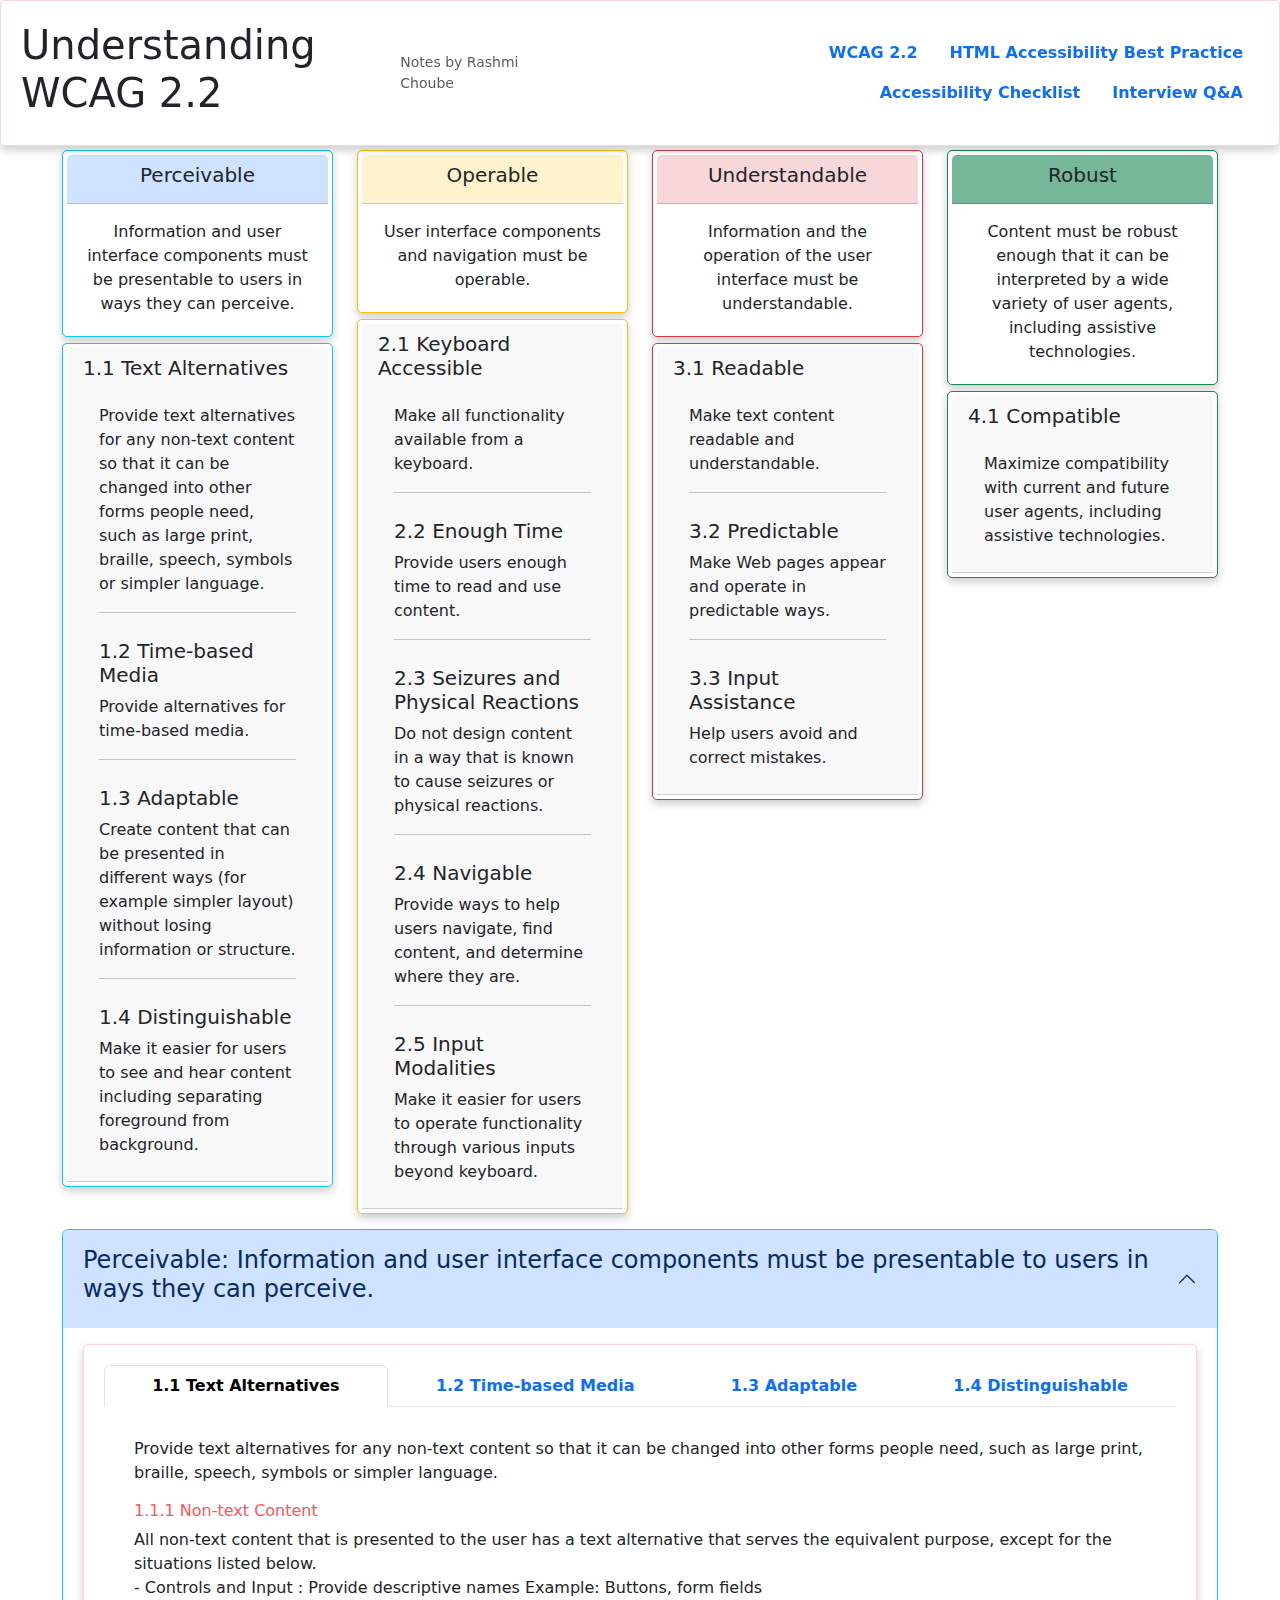
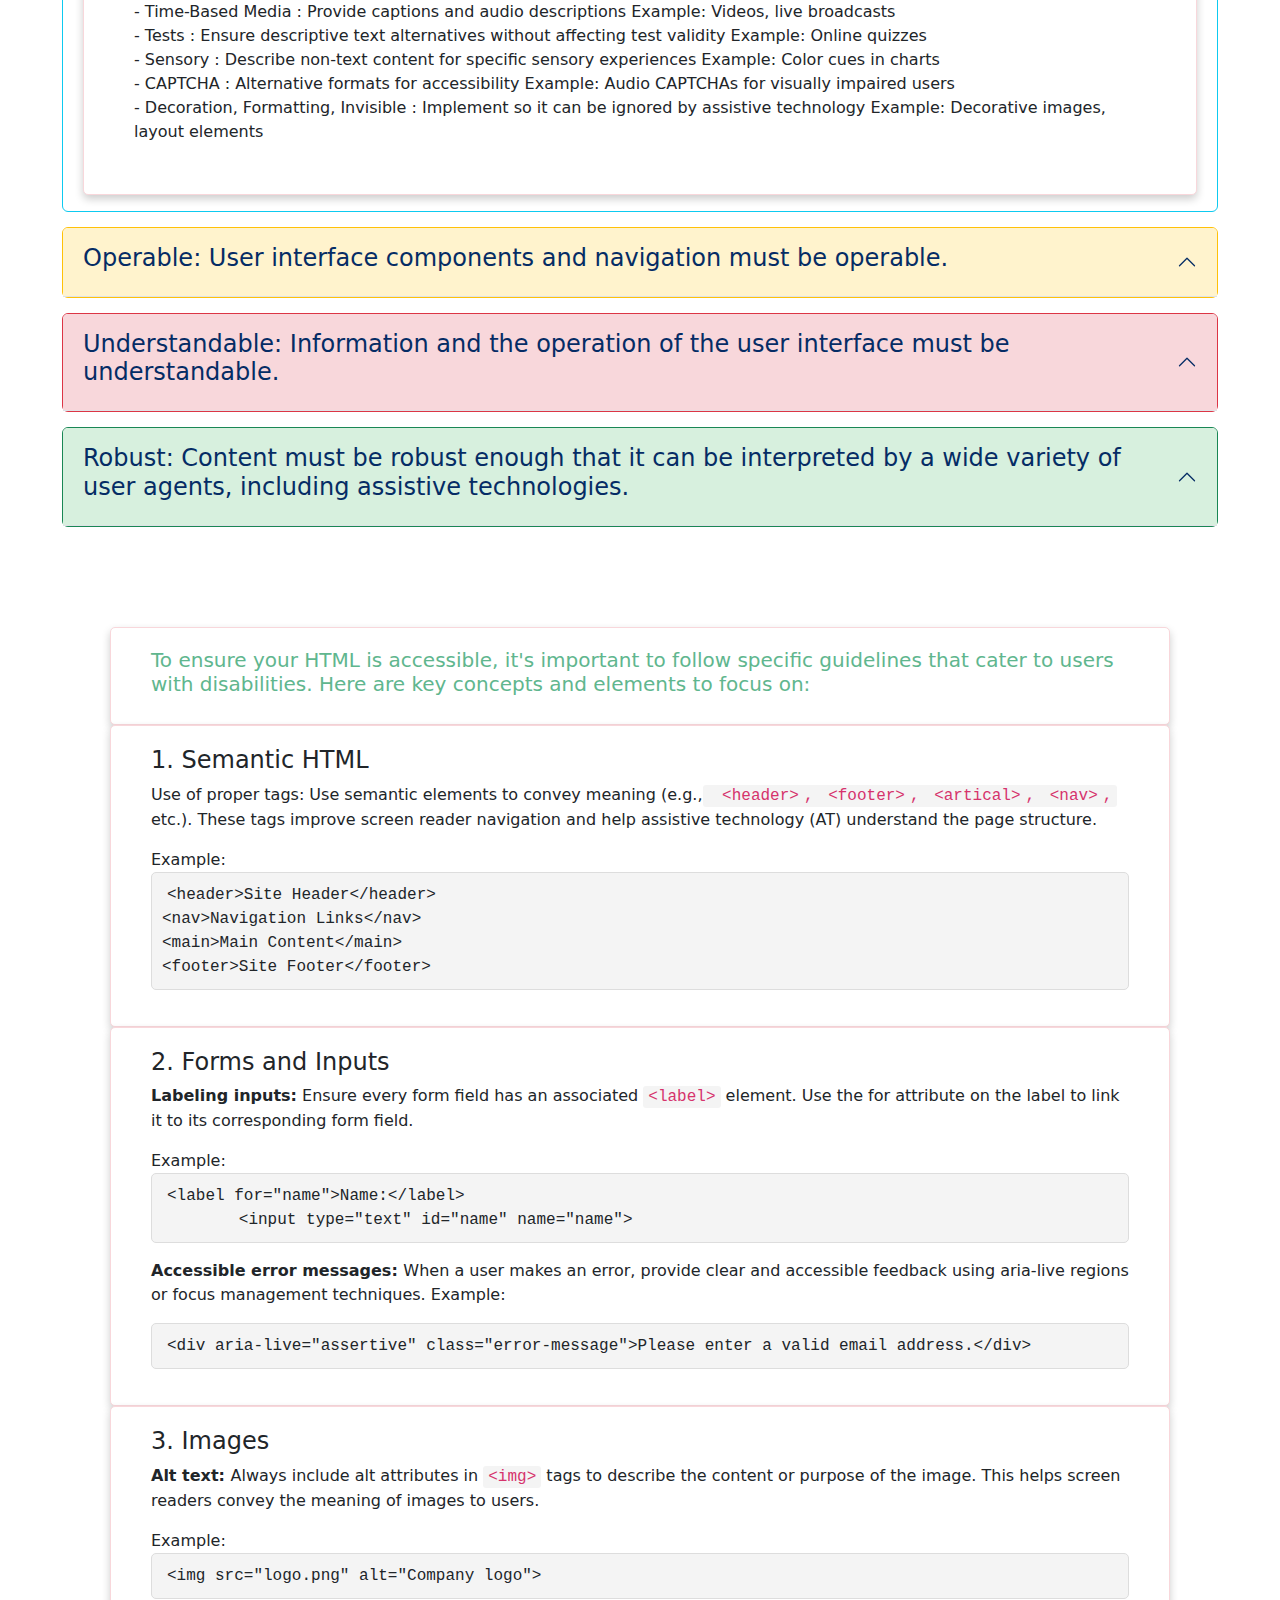
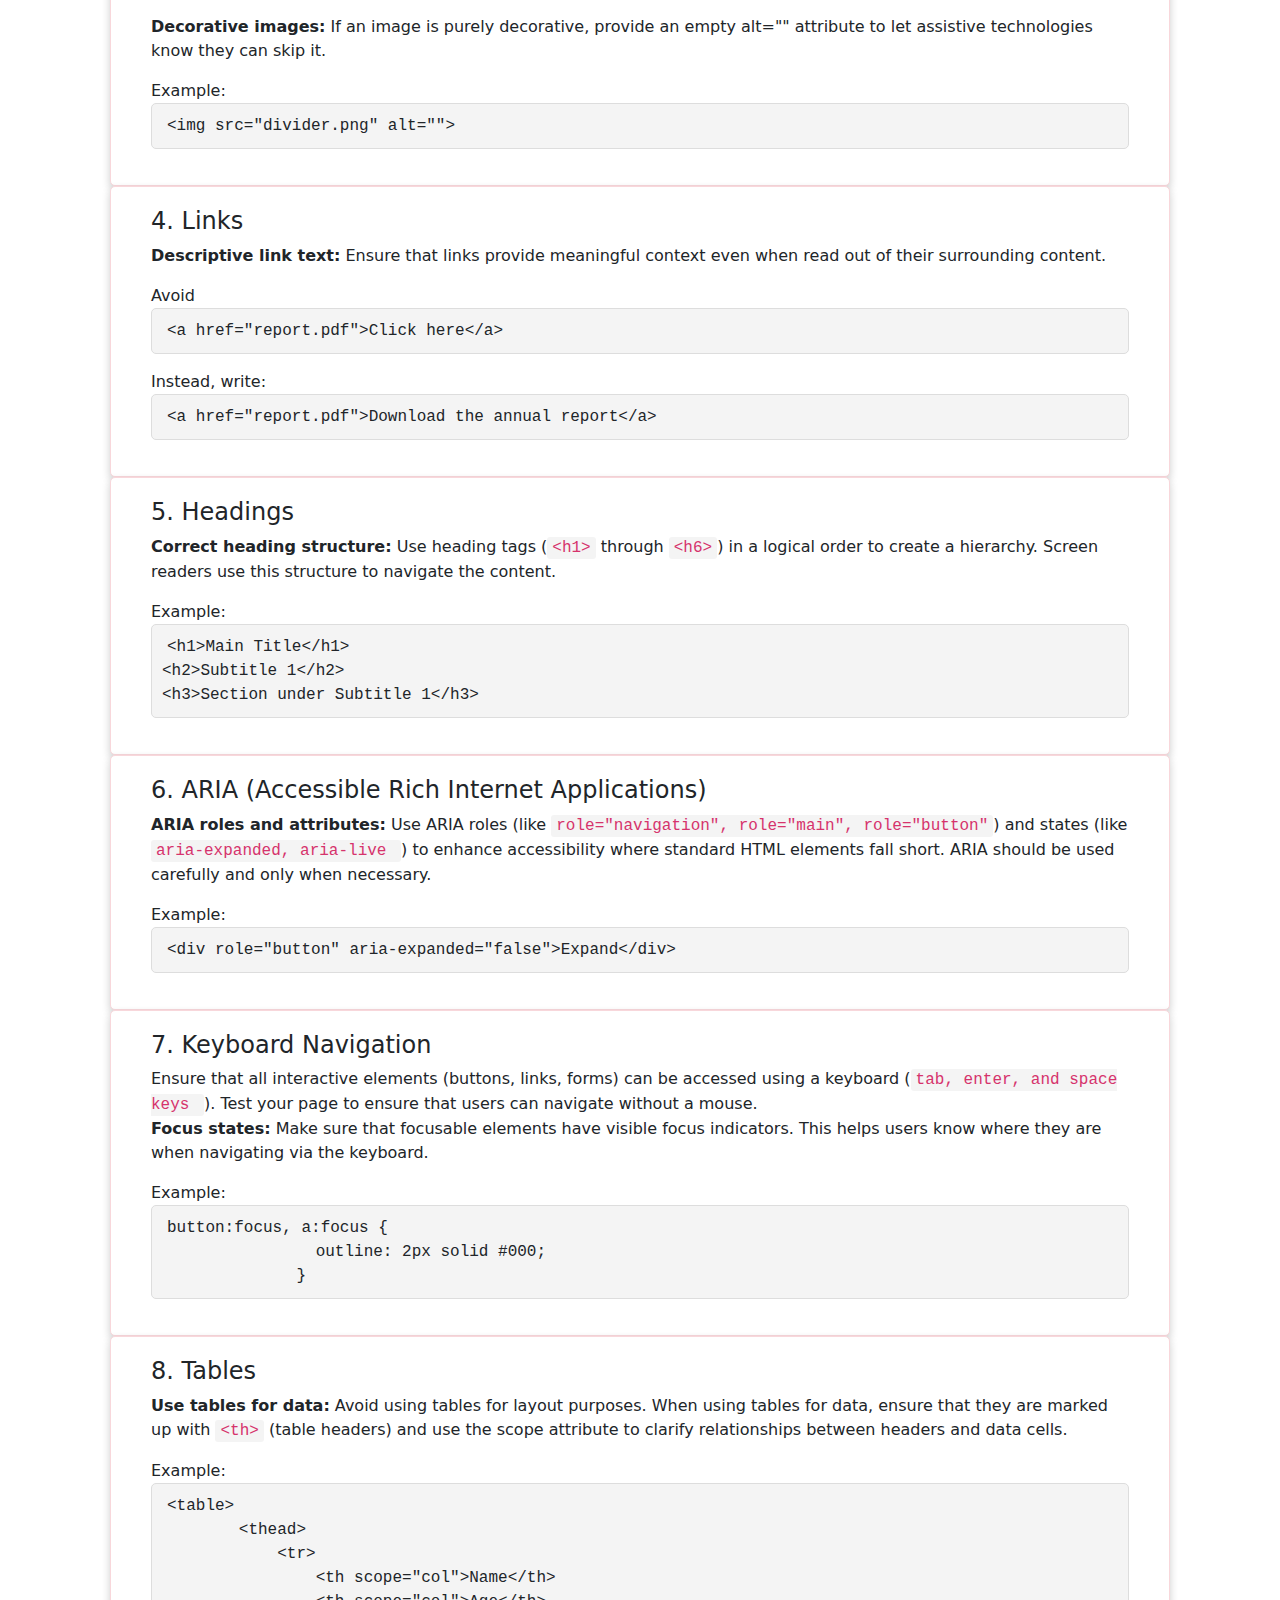
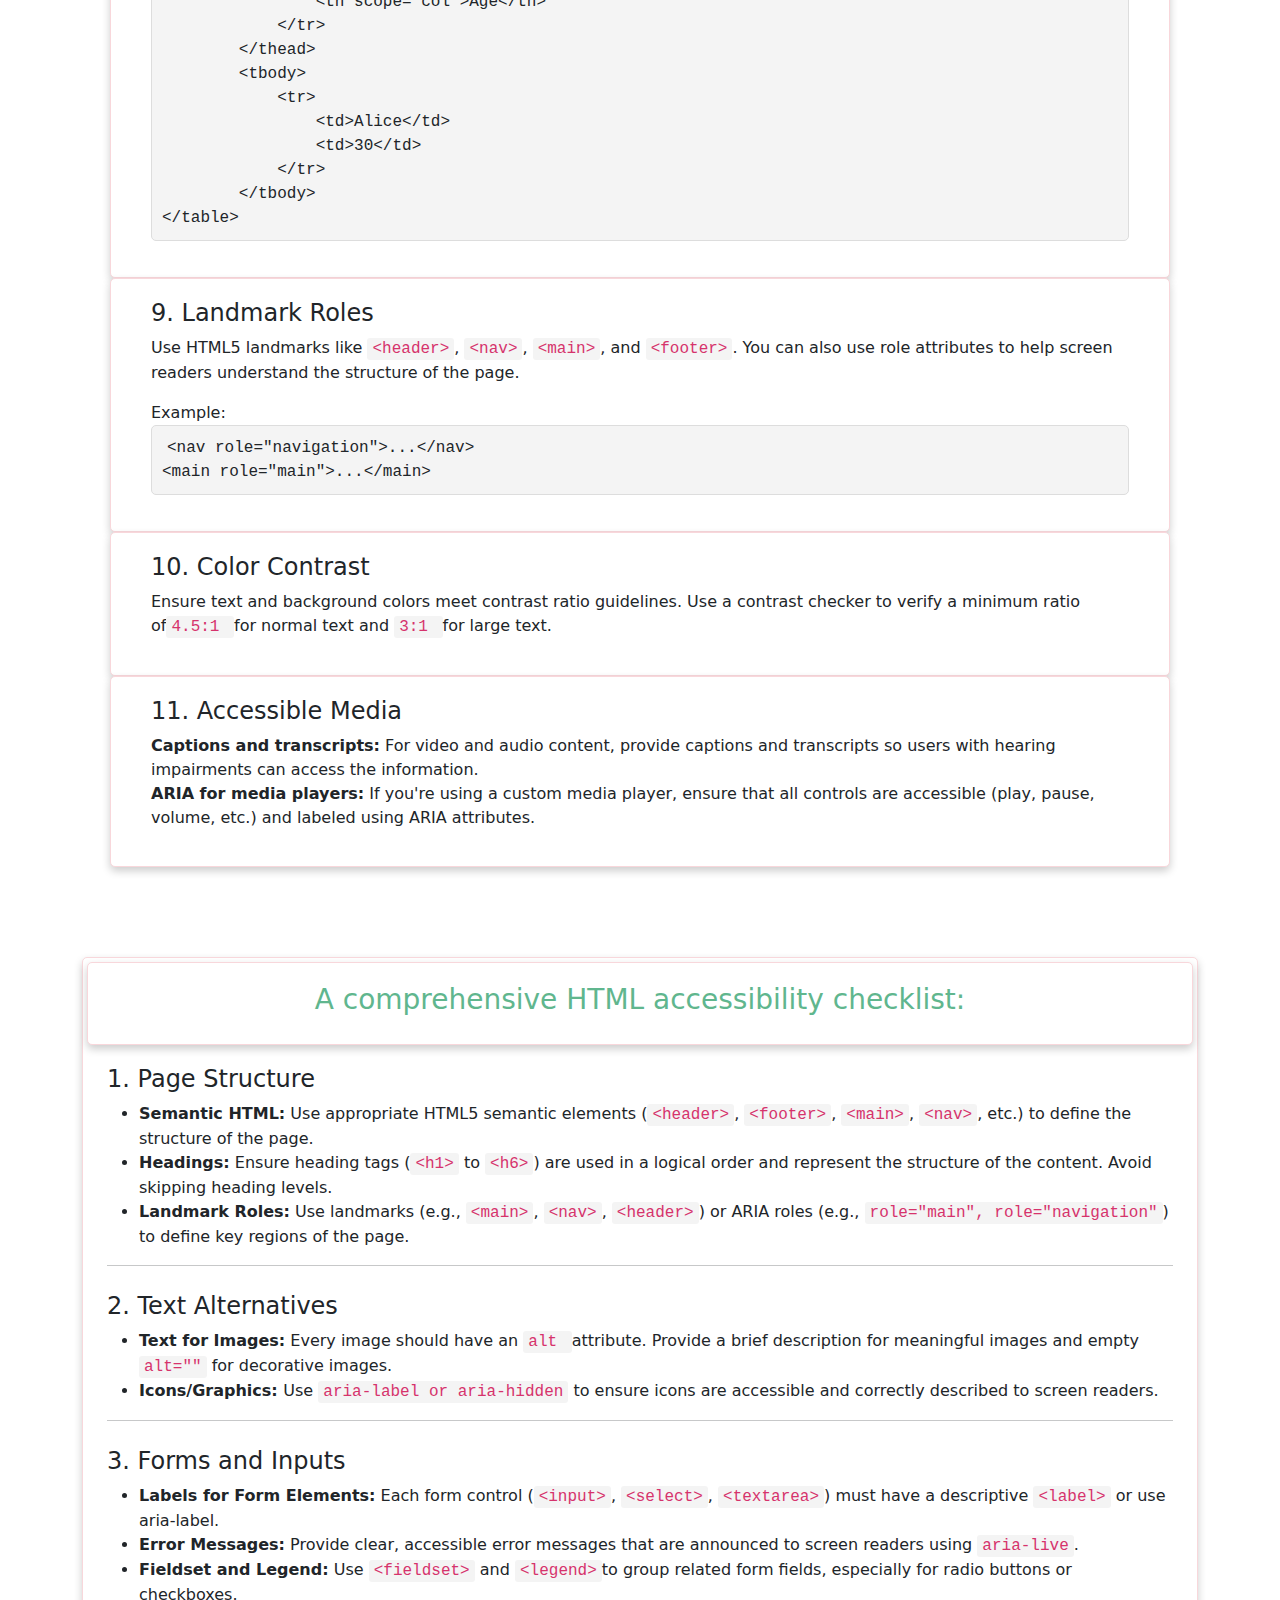
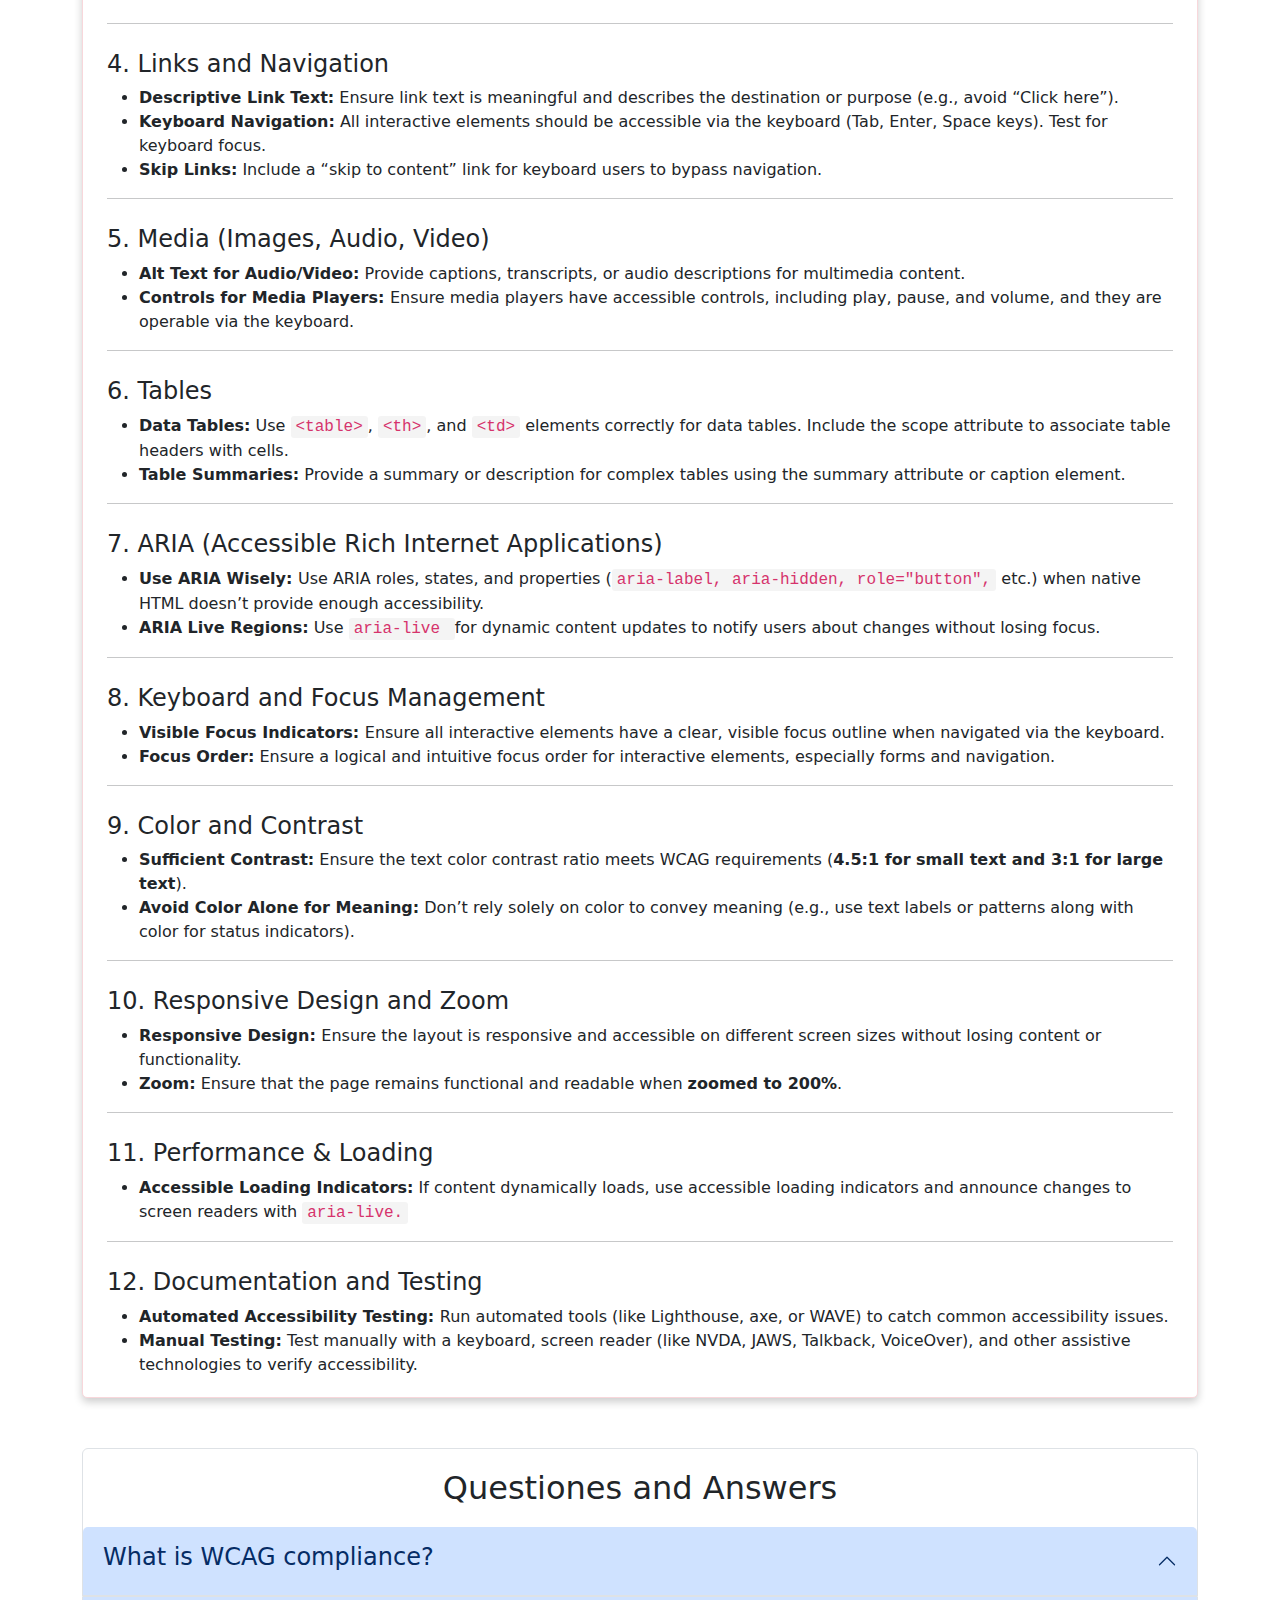
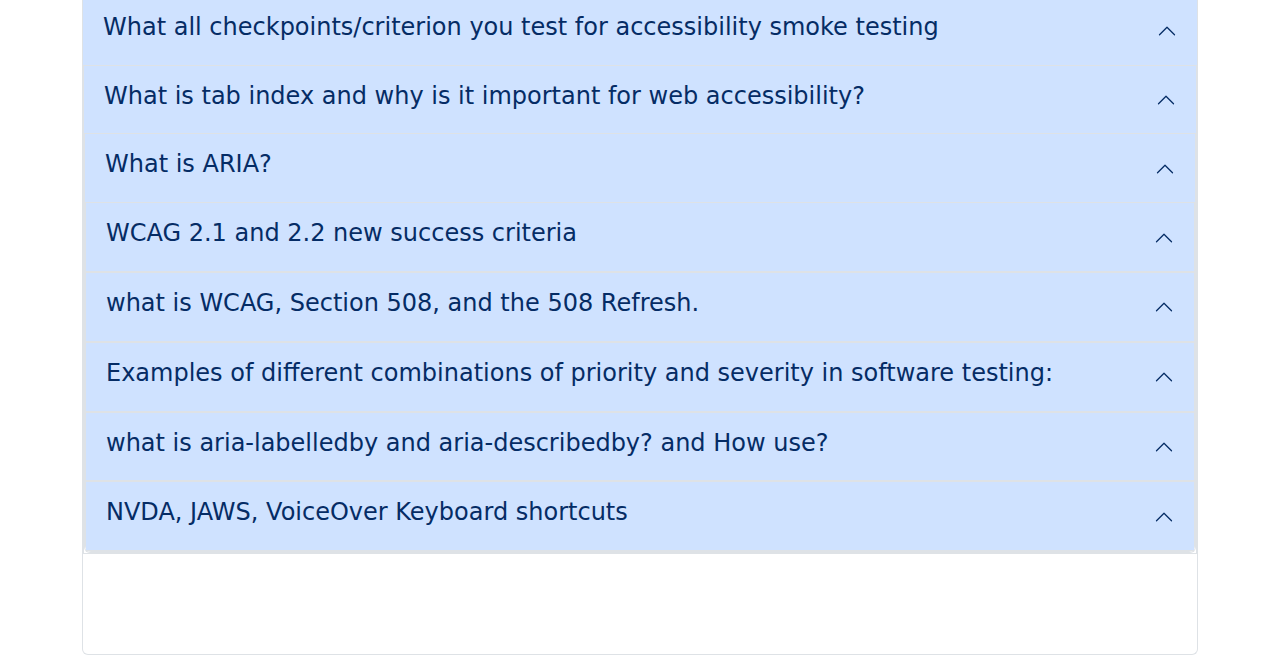
<file: wcag2.2index.html>
<!doctype html>
<html lang="en">
    <head>
        <meta charset="utf-8">
        <meta name="viewport" content="width=device-width, initial-scale=1">
        <title>Understanding WCAG By Rashmi Choube</title>
        <link href="https://cdn.jsdelivr.net/npm/bootstrap@5.3.3/dist/css/bootstrap.min.css" rel="stylesheet" integrity="sha384-QWTKZyjpPEjISv5WaRU9OFeRpok6YctnYmDr5pNlyT2bRjXh0JMhjY6hW+ALEwIH" crossorigin="anonymous">
        <link href="wcagcustom.css" rel="stylesheet" />


    </head>
<body>
<div class="container-fluid">
<!-- Content here -->

    <div class="card  " id="header">
    <div class="card-body d-flex align-items-center" >
   <h1>Understanding WCAG 2.2  </h1>   <small class="text-body-secondary"> Notes by Rashmi Choube </small> 
   

    <ul class="nav justify-content-end" id="mainnav">
        <li class="nav-item">
          <a class="nav-link active" aria-current="page" href="#WCAG2.2">WCAG 2.2</a>
        </li>
        <li class="nav-item">
          <a class="nav-link" href="#SemanticHTML">HTML Accessibility Best Practice</a>
        </li>
        <li class="nav-item">
          <a class="nav-link" href="#a11Ychecklist">Accessibility Checklist</a>
        </li>
        <li class="nav-item">
          <a class="nav-link " href="#InterviewQA">Interview Q&A</a>
        </li>
      </ul>
    </div>
    </div>

</div>


<div class="container-fluid" class="section">
    <div class="row align-items-start" ID="WCAG2.2" style="margin-top:150px">
    <div class="col col-3">
            <div class="card border-info text-center">
            <div class="card-header per"><h5>Perceivable</h5></div>
            <div class="card-body">
            <!--<h5 class="card-title">Info card title</h5>-->
            <p class="card-text">Information and user interface components must be presentable to users in ways they can perceive.</p>
            </div>
            </div>


            <div class="card border-info guidelines ">
            <div class="card-header"><h5>1.1 Text Alternatives</h5>
            <div class="card-body">
            <p class="card-text">Provide text alternatives for any non-text content so that it can be changed into other forms people need, such as large print, braille, speech, symbols or simpler language.
            </p>
            <hr>
            <h5 class="card-title">1.2 Time-based Media</h5>
            <p class="card-text"> Provide alternatives for time-based media.</p>
            <hr>
            <h5 class="card-title">1.3 Adaptable</h5>
            <p class="card-text">Create content that can be presented in different ways (for example simpler layout) without losing information or structure.</p>
            <hr>
            <h5 class="card-title">1.4 Distinguishable</h5>
            <p class="card-text">Make it easier for users to see and hear content including separating foreground from background.</p>
            </div>
            </div>
            </div>
    </div>
    <div class="col col-3">
            <div class="card border-warning text-center">
            <div class="card-header OP"><h5>Operable</h5></div>
            <div class="card-body">
            <!--<h5 class="card-title">Info card title</h5>-->
            <p class="card-text">User interface components and navigation must be operable.</p>
            </div>
            </div>
            <div class="card border-warning guidelines">
            <div class="card-header"><h5>2.1 Keyboard Accessible</h5>
            <div class="card-body">
            <p class="card-text">Make all functionality available from a keyboard.</p>
            <hr>
            <h5 class="card-title">2.2 Enough Time</h5>
            <p class="card-text">Provide users enough time to read and use content.</p>
            <hr>
            <h5 class="card-title"> 2.3 Seizures and Physical Reactions</h5>
            <p class="card-text">Do not design content in a way that is known to cause seizures or physical reactions.</p>
            <hr>
            <h5 class="card-title">2.4 Navigable</h5>
            <p class="card-text">Provide ways to help users navigate, find content, and determine where they are.</p>
            <hr>
            <h5 class="card-title">2.5 Input Modalities</h5>
            <p class="card-text">Make it easier for users to operate functionality through various inputs beyond keyboard.</p>
            </div>
            </div>
            </div>
    </div>
    <div class="col col-3">
            <div class="card border-danger text-center">
            <div class="card-header Und"><h5>Understandable</h5></div>
            <div class="card-body">
            <!--<h5 class="card-title">Info card title</h5>-->
            <p class="card-text">Information and the operation of the user interface must be understandable.</p>
            </div>
            </div>

            <div class="card border-danger guidelines">
            <div class="card-header"><h5> 3.1 Readable</h5>
            <div class="card-body">
            <p class="card-text">Make text content readable and understandable.</p>
            <hr>
            <h5 class="card-title">3.2 Predictable</h5>
            <p class="card-text">Make Web pages appear and operate in predictable ways.</p>
            <hr>
            <h5 class="card-title"> 3.3 Input Assistance</h5>
            <p class="card-text">Help users avoid and correct mistakes.</p>
            </div>
            </div>
            </div>

    </div>
    <div class="col col-3">
            <div class="card border-success text-center ">
            <div class="card-header Rob"><h5>Robust</h5></div>
            <div class="card-body">
            <!--<h5 class="card-title">Info card title</h5>-->
            <p class="card-text">Content must be robust enough that it can be interpreted by a wide variety of user agents, including assistive technologies.</p>
            </div>
            </div>

            <div class="card border-success guidelines">
            <div class="card-header"><h5> 4.1 Compatible</h5>
            <div class="card-body">
            <p class="card-text">Maximize compatibility with current and future user agents, including assistive technologies.</p>

            </div>
            </div>
            </div>

    </div>
    </div>
</div>

<div class="container-fluid" >
    <div class="accordion" style="margin-top: 15px;" id="accordionExample">
    <div class="accordion-item border-info">
        <h2 class="accordion-header">
        <button class="accordion-button" style="background-color:#cfe2ff" type="button" data-bs-toggle="collapse" data-bs-target="#collapseOne" aria-expanded="true" aria-controls="collapseOne">
        <h4>Perceivable: Information and user interface components must be presentable to users in ways they can perceive.</h4>
        </button>
        </h2>

    <div id="collapseOne" class="accordion-collapse collapse show" data-bs-parent="#accordionExample">
    <div class="accordion-body">
    <div class="card">
    <div class="card-body">

        <nav>
        <div class="nav nav-tabs nav-fill" id="nav-tab" role="tablist">
        <button class="nav-link active " id="nav-home-tab" data-bs-toggle="tab" data-bs-target="#nav-home" type="button" role="tab" aria-controls="nav-home" aria-selected="true" >1.1 Text Alternatives</button>
        <button class="nav-link " id="nav-profile-tab" data-bs-toggle="tab" data-bs-target="#nav-profile" type="button" role="tab" aria-controls="nav-profile" aria-selected="false">1.2 Time-based Media</button>
        <button class="nav-link" id="nav-contact-tab" data-bs-toggle="tab" data-bs-target="#nav-contact" type="button" role="tab" aria-controls="nav-contact" aria-selected="false">1.3 Adaptable</button>
        <button class="nav-link " id="nav-disabled-tab" data-bs-toggle="tab" data-bs-target="#nav-disabled" type="button" role="tab" aria-controls="nav-disabled" aria-selected="false">1.4 Distinguishable</button>
        </div>
        </nav>
            <div class="tab-content" id="nav-tabContent">
                <div class="tab-pane fade show active" id="nav-home" role="tabpanel" aria-labelledby="nav-home-tab" tabindex="0">

                    <p>Provide text alternatives for any non-text content so that it can be changed into other forms people need, such as large print, braille, speech, symbols or simpler language.</p>
                    <h6>1.1.1 Non-text Content</h6>
                    All non-text content that is presented to the user has a text alternative that serves the equivalent purpose, except for the situations listed below.<br>
                    - Controls and Input : Provide descriptive names
                        Example: Buttons, form fields
                        <br>
                    - Time-Based Media : Provide captions and audio descriptions
                        Example: Videos, live broadcasts
                        <br>
                    - Tests : Ensure descriptive text alternatives without affecting test validity
                        Example: Online quizzes
                        <br>
                    - Sensory : Describe non-text content for specific sensory experiences
                        Example: Color cues in charts
                        <br>
                    - CAPTCHA : Alternative formats for accessibility
                        Example: Audio CAPTCHAs for visually impaired users
                        <br>
                    - Decoration, Formatting, Invisible : Implement so it can be ignored by assistive technology
                        Example: Decorative images, layout elements

                </div>
                <div class="tab-pane fade" id="nav-profile" role="tabpanel" aria-labelledby="nav-profile-tab" tabindex="0">...</div>
                <div class="tab-pane fade" id="nav-contact" role="tabpanel" aria-labelledby="nav-contact-tab" tabindex="0">

                    <h6>1.3.1 Info and Relationships (Level A)</h6> Information, structure, and relationships conveyed through presentation can be programmatically determined or are available in text.

                    Semantic markup is appropriately used to designate headings, regions/landmarks, lists, emphasized or special text, etc.
                    Tables are used for tabular data and data cells are associated with their headers. Data table captions, if present, are associated to data tables.
                    Text labels are associated with form inputs. Related form controls are grouped with fieldset/legend. ARIA labelling may be used when standard HTML is insufficient.
                    <hr>


                    <h6>1.3.2 Meaningful Sequence</h6>The reading and navigation order (determined by code order) is logical and intuitive.
                    <hr>
                    <h6>1.3.3 Sensory Characteristics (Level A)</h6>
                    Instructions provided for understanding and operating content do not rely solely on sensory characteristics of components such as shape, color, size, visual location, orientation, or sound.
                    It requires that additional information be provided when instructions rely on shape or position (e.g., "round button" or "button to the right")
                    <hr>
                    <h6>1.3.4 Orientation (Level AA)</h6>
                    Content does not restrict its view and operation to a single display orientation, such as portrait or landscape, unless a specific display orientation is essential (e.g piano app).
                    Goal: Devices can be used in any orientation.
                    What to do: Don't lock content to either portrait or landscape presentation.
                    <hr>
                    <h6> 1.3.5 Identify Input Purpose (Level AA)</h6>
                    Ensures form input purposes are programmatically identifiable to assist all users, especially those with cognitive disabilities.
                    <hr>
                    <h6>1.3.6 Identify Purpose (Level AAA)</h6>
                    In content implemented using markup languages, the purpose of user interface components, icons, and regions can be programmatically determined.

                </div>


                <div class="tab-pane fade" id="nav-disabled" role="tabpanel" aria-labelledby="nav-disabled-tab" tabindex="0"><h6>1.4.1 Use of Color (Level A)</h6>
                    Color is not used as the only visual means of conveying information, indicating an action, prompting a response, or distinguishing a visual element. Use information in addition to color, such as shape or text, to convey meaning.
                    Color Use in Charts and Graphs:
                    Provide non-color-based cues (e.g., patterns, labels) to differentiate elements in charts and graphs.
                    Combine color with other visual or textual information to ensure that content is accessible to users with color vision deficiencies.
                    <hr>
                    <h6>1.4.2 Audio Control (Level A)</h6> 
                    A mechanism is provided to stop, pause, mute, or adjust volume for audio that automatically plays on a page for more than 3 seconds.

                    <br>
                    <hr>
                    <h6>1.4.3 Contrast (Minimum) (Level AA)</h6>
                    The visual presentation of text and images of text has a contrast ratio of at least 4.5:1, except for the following:<br>
                    - Large-scale text and images of large-scale text have a contrast ratio of at least 3:1;<br>
                    - Text or images of text that are part of an inactive user interface component, that are pure decoration, no contrast requirement.<br>
                    - Logotypes - Text that is part of a logo or brand name has no contrast requirement.
                    <hr>

                    <h6>1.4.4 Resize Text (Level AA)</h6>
                    Except for captions and images of text,The text should be resizable up to 200% without loss of content or functionality.  images of text should be avoided as they do not scale well.
                    <hr>
                    <h6>1.4.5 Images of Text (Level AA)</h6>
                    Text is used to convey information rather than images of text except for the following:<br>
                    - Customizable : The image of text can be visually customized to the user's requirements;<br>
                    - Essential: A particular presentation of text is essential to the information being conveyed.<br>
                    - NOTE: Logotypes (text that is part of a logo or brand name) are considered essential.

                    <hr>
                    <h6>1.4.6 Contrast (Enhanced) (Level AAA)</h6>
                    The visual presentation of text and images of text has a contrast ratio of at least 7:1, except for the following:<br>
                    - Large-scale text and images of large-scale text have a contrast ratio of at least 4.5:1;<br>
                    - Text or images of text that are part of an inactive user interface component, that are pure decoration, no contrast requirement.<br>
                    - Logotypes - Text that is part of a logo or brand name has no contrast requirement.

                    <hr>
                    <h6>1.4.7 Low or No Background Audio  (Level AAA)</h6>
                    No Background: The audio does not contain background sounds.
                    Turn Off: The background sounds can be turned off.
                    20 dB: The background sounds are at least 20 decibels lower than the foreground speech content, with the exception of occasional sounds that last for only one or two seconds.



                    <hr>
                    <h6>1.4.8 Visual Presentation  (Level AAA)</h6>
                    Text appearance can be altered by users to meet preferences.
                    requirement is that a mechanism is available for users to change these presentation aspects
                    Foreground and background colors can be selected by the user.
                    Width is no more than 80 characters or glyphs (40 if CJK).
                    Text is not justified (aligned to both the left and the right margins).
                    Line spacing (leading) is at least space-and-a-half within paragraphs, and paragraph spacing is at least 1.5 times larger than the line spacing.
                    Text can be resized


                    <hr>
                    <h6>1.4.9 Images of Text (No Exception)  (Level AAA)</h6>
                    Users can always adjust how text is presented.


                    <hr>
                    <h6>1.4.10 Reflow (Level AA)</h6>
                    Content can be presented without loss of information or functionality, and without requiring scrolling in two dimensions for:
                    Exceptioinal - Examples of content which requires two-dimensional layout are images required for understanding (such as maps and diagrams), video, games, presentations, data tables (not individual cells), and interfaces where it is necessary to keep toolbars in view while manipulating content. It is acceptable to provide two-dimensional scrolling for such parts of the content.


                    <hr>
                    <h6>1.4.11 Non-text Contrast</h6>
                    The visual presentation of the following have a contrast ratio of at least 3:1 against adjacent color(s):
                    User Interface Components: Visual information required to identify user interface components and states, except for inactive components or where the appearance of the component is determined by the user agent and not modified by the author;
                    Graphical Objects : Parts of graphics required to understand the content, except when a particular presentation of graphics is essential to the information being conveyed.


                    <hr>
                    <h6>1.4.12 Text Spacing  (Level AA)</h6>
                    ensuring that content created with markup languages remains functional and readable when users adjust text spacing. Specifically, it states that no content or functionality should be lost if:
                    Line height is set to at least 1.5 times the font size
                    Paragraph spacing is at least 2 times the font size
                    Letter spacing is at least 0.12 times the font size
                    Word spacing is at least 0.16 times the font size

                    <hr>
                    <h6>1.4.13 Content on Hover or Focus  (Level AA)</h6>
                    When additional content is presented on hover or keyboard focus:
                    The newly revealed content can be dismissed (generally via the Esc key)
                    The new content must remain visible until the pointer or keyboard focus is moved away from the triggering control,
                </div>
            </div>
    </div>
    </div>
    </div>
    </div>
    </div>
    </div>


<!--Operable accordiian-->
    
    <div class="accordion" style="margin-top: 15px;" id="accordionExampleoperable">
    <div class="accordion-item border-warning">
            <h2 class="accordion-header">
            <button class="accordion-button" style="background-color:#fff3cd" type="button" data-bs-toggle="collapse" data-bs-target="#collapsetwo" aria-expanded="true" aria-controls="collapsetwo">
            <h4>Operable: User interface components and navigation must be operable.

            </h4>
            </button>
            </h2>

        <div id="collapsetwo" class="accordion-collapse collapse" data-bs-parent="#accordionExampleoperable">
        <div class="accordion-body">
        <div class="card">
        <div class="card-body">

            <nav>
                <div class="nav nav-tabs nav-fill" id="nav-tab-operable" role="tablist">
                    <button class="nav-link active " id="nav-KeyboardAccessible-tab" data-bs-toggle="tab" data-bs-target="#KeyboardAccessible" type="button" role="tab" aria-controls="nav-KeyboardAccessible" aria-selected="true" >2.1 Keyboard Accessible
                    </button>
                    <button class="nav-link " id="navEnoughTime" data-bs-toggle="tab" data-bs-target="#EnoughTime" type="button" role="tab" aria-controls="EnoughTime" aria-selected="false">2.2 Enough Time</button>
                    <button class="nav-link" id="navSeizures" data-bs-toggle="tab" data-bs-target="#Seizures" type="button" role="tab" aria-controls="Seizures" aria-selected="false">2.3 Seizures and Physical Reactions</button>
                    <button class="nav-link " id="navNavigable" data-bs-toggle="tab" data-bs-target="#Navigable" type="button" role="tab" aria-controls="Navigable" aria-selected="false">2.4 Navigable</button>
                    <button class="nav-link " id="navModalities" data-bs-toggle="tab" data-bs-target="#Modalities" type="button" role="tab" aria-controls="nav-Modalities" aria-selected="false">2.5 Input Modalities</button>
                </div>
            </nav>
            <div class="tab-content" id="nav-tabContentOp">
                <div class="tab-pane fade show active" id="KeyboardAccessible" role="tabpanel" aria-labelledby="KeyboardAccessible" tabindex="0">

                 
                    <h6>2.1.1 Keyboard (Level A)</h6>
                    All page functionality is available using the keyboard, unless the functionality cannot be accomplished in any known way using a keyboard (e.g., free hand drawing).
Page-specified shortcut keys and accesskeys (accesskey should typically be avoided) do not conflict with existing browser and screen reader shortcuts.

                    <br>
                    <hr>
                    <h6>2.1.2 No Keyboard Trap (Level A)</h6>
                    Keyboard focus is never locked or trapped at one particular page element. The user can navigate to and from all navigable page elements using only a keyboard.

                    <br>
                    <hr>
                    <h6>2.1.3 Keyboard (No Exception) (Level AAA)</h6>
                    All functionality of the content is operable through a keyboard interface without requiring specific timings for individual keystrokes
                    <br>
                    <hr>
                    <h6>2.1.4 Character Key Shortcuts (Level A)</h6>
                   If a keyboard shortcut is implemented in content using only letter (including upper- and lower-case letters), punctuation, number, or symbol characters, then at least one of the following is true: <br>
- Turn off: A mechanism is available to turn the shortcut off;<br>
- Remap: A mechanism is available to remap the shortcut to include one or more non-printable keyboard keys (e.g., Ctrl, Alt);<br>
- Active only on focus: The keyboard shortcut for a user interface component is only active when that component has focus.


                </div>
                <div class="tab-pane fade" id="EnoughTime" role="tabpanel" aria-labelledby="EnoughTime" tabindex="0">
                    <h6>2.2.1
                        Timing Adjustable
                        Level A</h6>
                        If a page or application has a time limit, the user is given options to turn off, adjust, or extend that time limit. This is not a requirement for real-time events (e.g., an auction), where the time limit is absolutely required, or if the time limit is longer than 20 hours.
                        <hr>
                        <h6>2.2.2
                            Pause, Stop, Hide
                            Level A</h6>
                            Automatically moving, blinking, or scrolling content (such as carousels, marquees, or animations) that lasts longer than 5 seconds can be paused, stopped, or hidden by the user.
                            Automatically updating content (e.g., a dynamically-updating news ticker, chat messages, etc.) can be paused, stopped, or hidden by the user or the user can manually control the timing of the updates.
                            <hr>
                        <h6>2.2.3
                            No Timing
                            Level AAA</h6>
                            The content and functionality have no time limits or constraints.

                            <hr>
                        <h6>2.2.4
                            Interruptions
                            Level AAA</h6>
                            Interruptions (alerts, page updates, etc.) can be postponed or suppressed by the user.
                            <hr>
                        <h6>2.2.5
                            Re-authenticating
                            Level AAA</h6>
                            If an authentication session expires, the user can re-authenticate and continue the activity without losing any data from the current page.
                            <hr>

                            <h6>2.2.6
                                Timeouts
                                Level AAA</h6>
                                Users must be warned of any timeout that could result in data loss, unless the data is preserved for longer than 20 hours of user inactivity.
                </div>
                <div class="tab-pane fade" id="Seizures" role="tabpanel"  tabindex="0">
                    <h6>2.3.1
                        Three Flashes or Below Threshold
                        Level A</h6> 
                        No page content flashes more than 3 times per second unless that flashing content is sufficiently small and the flashes are of low contrast and do not contain too much red. 
                        <hr>

                        <h6>2.3.2
                            Three Flashes
                            Level AAA</h6> No page content flashes more than 3 times per second.
                            <hr>

                            <h6>2.3.3
                                Animation from Interactions
                                Level AAA</h6> Users can disable non-essential animation and movement that is triggered by user interaction.
                                <hr>

                </div>
                
                    <div class="tab-pane fade" id="Navigable" role="tabpanel" aria-labelledby="Navigable" tabindex="0">
                    <h6>2.4.1
                        Bypass Blocks
                        (Level A)</h6> A mechanism is available to bypass blocks of content that are repeated on multiple Web pages.
                    <hr>
                    <h6>2.4.2
                        Page Titled
                        (Level A)</h6> Web pages have titles that describe topic or purpose.
                    <hr>
                    <h6>2.4.3
                        Focus Order
                        (Level A)</h6> The navigation order of links, form controls, etc. is logical and intuitive.
                    <hr>
                    <h6>2.4.4
                        Link Purpose (In Context)
                        (Level A)</h6> The purpose of each link can be determined from the link text alone or from the link text together with its programmatically determined link context, except where the purpose of the link would be ambiguous to users in general.Links with the same text that go to different locations are readily distinguishable.
                    <hr>
                    <h6>2.4.5
                        Multiple Ways
                        (Level AA)</h6> More than one way is available to locate a Web page within a set of Web pages except where the Web Page is the result of, or a step in, a process.
                    <hr>
                    <h6>2.4.6
                        Headings and Labels
                        (Level AA)</h6> Headings and labels describe topic or purpose.
                    <hr>

                    <h6>2.4.7
                        Focus Visible
                        (Level AA)</h6> There is a visible indicator for page elements when they receive keyboard focus.
                    <hr>
                    <h6>2.4.8
                        Location
                        (Level AAA)</h6> If a web page is part of a sequence of pages or within a complex site structure, an indication of the current page location is provided, for example, through breadcrumbs or specifying the current step in a sequence (e.g., "Step 2 of 5 - Shipping Address").
                    <hr>

                    <h6>2.4.9
                        Link Purpose (Link Only)
                        (Level AAA)</h6> The purpose of each link (or image button or image map hotspot) can be determined from the link text alone.
                        There are no links with the same text that go to different locations.
                    <hr>
                    <h6>2.4.10
                        Section Headings
                        (Level AAA)</h6> Beyond providing an overall document structure, individual sections of content are designated using headings, where appropriate.
                    <hr>
                    <h6>2.4.11
                        Focus Not Obscured (Minimum)
                        (Level AA)</h6> When elements have keyboard focus, they are not entirely covered or hidden by page content.
                    <hr>
                    <h6>2.4.12
                        Focus Not Obscured (Enhanced)
                        (Level AAA)</h6> When elements have keyboard focus, they are entirely visible.
                    <hr>
                    <h6>2.4.13
                        Focus Appearance
                        (Level AAA)</h6>If a custom focus indicator or background color is in place, the focus indicator pixels must:
                        have at least 3:1 contrast between focused/unfocused states
                        be at least as large as the area of a 2 pixel thick 
                    <hr>
                    </div>
                
              
                    <div class="tab-pane fade" id="Modalities" role="tabpanel" aria-labelledby="Modalities" tabindex="0">
                        <h6>2.5.1
                            Pointer Gestures
                            Level A</h6> If multipoint or path-based gestures (such as pinching, swiping, or dragging across the screen) are not essential to the functionality, then the functionality can also be performed with a single point activation (such as activating a button).
                        <hr>
                        <h6>2.5.2
                            Pointer Cancellation
                            Level A</h6> Ensure that the actioin is only taken when pointer is clicked and relased within the boundry of target. Abort action when the pointer is released outside thee boundry of target.
                        <hr>
                        <h6>2.5.3
                            Label in Name
                            Level A</h6> If an interface component (link, button, etc.) presents text (or images of text), the accessible name (label, alternative text, aria-label, etc.) for that component must include the visible text.Acceessbility label should match the visibile label.
                        <hr>
                        <h6>2.5.4
                            Motion Actuation
                            Level A</h6> Functionality that is triggered by moving the device (such as shaking or panning a mobile device) or by user movement (such as waving to a camera) can be disabled and equivalent functionality is provided via standard controls like buttons.
                        <hr>
                        <h6>2.5.5
                            Target Size (Enhanced)
                            Level AAA</h6> The size of the target for pointer inputs is at least 44 by 44 CSS pixels except when:<br>
                            -Equivalent: The target is available through an equivalent link or control on the same page that is at least 44 by 44 CSS pixels;
                            <br>
                            -Inline: The target is in a sentence or block of text;
                            <br>
                           - User Agent Control: The size of the target is determined by the user agent and is not modified by the author;
                           <br>
                            -Essential: A particular presentation of the target is essential to the information being conveyed.
                        <hr>
                        <h6>2.5.6
                            Concurrent Input Mechanisms
                            Level AAA</h6> Content does not require a specific input type, such as touch-only or keyboard-only, but must support alternative inputs (such as using a keyboard on a mobile device).
                        <hr>
                        <h6>2.5.7
                            Dragging Movements
                            Level AA</h6> Functionality that uses pointer dragging can also be achieved using a single pointer without dragging (unless dragging is essential).
                        <hr>
                        <h6>2.5.8
                            Target Size (Minimum)
                            Level AA</h6> Pointer input target sizes are at least 24 by 24 pixels unless:<br>
                            - A 24 pixel diameter circle centered on the target element does not intersect with any other target or a 24 pixel circle centered on an adjacent target.<br>
                            - The functionality can be achieved in some other conformant manner.<br>
                           - The target is in a sentence or list.<br>
                            - The target size can't be modified or is essential to the functionality.
                        <hr>
                    </div>
                
            </div>
        </div>
        </div>
        </div>
        </div>
    </div>
    </div>
    

<!--Understandable-->


<div class="accordion" style="margin-top: 15px;" id="accordionExample">
<div class="accordion-item border-danger">
        <h2 class="accordion-header">
        <button class="accordion-button" style="background-color:#f8d7db" type="button" data-bs-toggle="collapse" data-bs-target="#collapsethree" aria-expanded="true" aria-controls="collapsethree">
        <h4>Understandable: Information and the operation of the user interface must be understandable.</h4>
        </button>
        </h2>

<div id="collapsethree" class="accordion-collapse collapse " data-bs-parent="#accordionExample">
    <div class="accordion-body">
    <div class="card">
        <div class="card-body">

                <nav>
                <div class="nav nav-tabs nav-fill" id="nav-tab" role="tablist">
                    <button class="nav-link active " id="nav-home3-tab" data-bs-toggle="tab" data-bs-target="#nav-home3" type="button" role="tab" aria-controls="nav-home" aria-selected="true" >3.1 Readable
                    </button>
                    <button class="nav-link " id="nav-profilethree-tab" data-bs-toggle="tab" data-bs-target="#nav-profilethree" type="button" role="tab" aria-controls="nav-profilethree" aria-selected="false">3.2 Predictable</button>
                    
                    <button class="nav-link" id="nav-inputassistance-tab" data-bs-toggle="tab" data-bs-target="#nav-inputassistance" type="button" role="tab" aria-controls="nav-inputassistance" aria-selected="false">3.3 Input Assistance</button>

                </div>
                </nav>
            <div class="tab-content" id="nav-tabContent3">
                <div class="tab-pane fade show active" id="nav-home3" role="tabpanel" aria-labelledby="nav-home-tab" tabindex="0">
                    <div>
                    <h6>3.1.1 Language of Page
                    (Level A)</h6>
                    The default human language of each Web page can be programmatically determined.The language of the page is identified using the lang attribute (e.g., <code>&lt;html lang="en"&gt;</code>)
                    <br>

                    <hr>
                    <h6>3.1.2
                    Language of Parts
                    (Level AA)</h6>
                    The language of page content that is in a different language is identified using the lang attribute (e.g., <code>&lt;html lang="es"&gt;</code>).

                    <hr>
                    <h6>3.1.3
                    Unusual Words
                    (Level AAA)</h6>
                    Words that may be ambiguous, unfamiliar, or used in a very specific way are defined through adjacent text, a definition list, a glossary, or other suitable method. Make sure a mechanism is available for identifying specific definitions of words or phrases used in an unusual or restricted way, including idioms and jargon.
                    <hr>
                    <h6>3.1.4
                    Abbreviations
                    (Level AAA)</h6>
                    The meaning of an unfamiliar abbreviation is provided by expanding it the first time it is used, using the <code>&lt;abbr&gt;</code> element, or linking to a definition or glossary.
                    <hr>
                    <h6>3.1.5
                    Reading Level
                    (Level AAA)</h6>
                    A more understandable alternative is provided for content that is more advanced than can be reasonably read by a person with roughly 9 years of primary education.
                    <hr>
                    <h6>3.1.6
                    Pronunciation
                    (Level AAA)</h6>
                    If the pronunciation of a word is vital to understanding that word, its pronunciation is provided immediately following the word or via a link or glossary.
                    </div>
                </div>

            
                
                    <div class="tab-pane fade" id="nav-profilethree" role="tabpanel" aria-labelledby="nav-profilethree-tab" tabindex="0">
                       <h6>3.2.1 On Focus
                        (Level A)</h6>
                        When any user interface component receives focus, it does not initiate a change of context.
                        <hr>
                        <h6>3.2.2
                        On Input
                        (Level A)</h6>
                        When a user inputs information or interacts with a control/user interface component does not automatically cause a change of context unless the user has been advised of the behavior before using the component.
                        <br>
                        <hr>
                        <h6>3.2.3
                        Consistent Navigation
                        (Level AA)</h6>
                        Navigation links that are repeated on web pages do not change order when navigating through the site.
                        <br>
                        <hr>
                        <h6>3.2.4
                        Consistent Identification
                        (Level AA)</h6>
                        Components that have the same functionality within a set of Web pages are identified consistently.For example, a search box at the top of the site should always be labeled the same way.
                        <br>
                        <hr>
                        <h6>3.2.5
                        Change on Request
                        (Level AAA)</h6>
                        Changes of context are initiated only by user request or a mechanism is available to turn off such changes.
                        <br>
                        <hr>
                        <h6>3.2.6
                        Consistent Help
                        (Level A)</h6>
                        Contact and self-help details or functionality are presented consistently when present on multiple web pages.
                      
                    </div>
                    <div class="tab-pane fade" id="nav-inputassistance" role="tabpanel" aria-labelledby="nav-contact-tab" tabindex="0">
                        <h6>3.3.1
                            Error Identification
                            (Level A)</h6>
                            If an input error is automatically detected, the item that is in error is identified and the error is described to the user in text.Required inputs or inputs that require a specific format, value, or length provide this information within the element's label.
                        <br><hr>
                        <h6>3.3.2
                            Labels or Instructions
                            (Level A)</h6>
                            Inputs are identified by labels or instructions that help users know what information to enter.
                        <br><hr>
                        <h6>3.3.3
                            Error Suggestion
                            (Level AA)</h6>
                            If an input error is detected (via client-side or server-side validation), suggestions are provided for fixing the input in a timely and accessible manner.
                            <br><hr>
                        <h6>3.3.4
                            Error Prevention (Legal, Financial, Data)
                           ( Level AA)</h6> For important actions like legal, finance, or data make sure a machnisam is provided for the user to undo anything they did not mean to do. Provide atleas one of the machinism <br> <b>Reversible:</b> Submissions are reversible.
                                <br>
                           <b>Checked:</b> Data entered by the user is checked for input errors and the user is provided an opportunity to correct them.
                           <br>
                           <b>Confirmed:</b> A mechanism is available for reviewing, confirming, and correcting information before finalizing the submission.
                           <br><hr>
                        <h6>3.3.5
                            Help
                            (Level AAA)</h6>

                            Instructions and cues are provided in context to help in form completion and submission.
                            <br><hr>
                        <h6>3.3.6
                            Error Prevention (All)
                            (Level AAA)</h6>
                            For Web pages that require the user to submit information, at least one of the following is true:
                            <br> <b>Reversible:</b> Submissions are reversible.
                                <br>
                           <b>Checked:</b> Data entered by the user is checked for input errors and the user is provided an opportunity to correct them.
                           <br>
                           <b>Confirmed:</b> A mechanism is available for reviewing, confirming, and correcting information before finalizing the submission.
                            <br><hr>
                        <h6>3.3.7
                            Redundant Entry
                            Level A</h6>
                            Information previously entered by or provided to the user that is required to be entered again in the same process is either: 
<br>
- auto-populated, or<br>

- available for the user to select.<br>

<b>Except when:</b>

- re-entering the information is essential,<br>

- the information is required to ensure the security of the content, or<br>

- previously entered information is no longer valid.


                            <br><hr>
                        <h6>3.3.8
                            Accessible Authentication (Minimum)
                            (Level AA)</h6>
                            A cognitive function test (such as remembering a password or solving a puzzle) is not required for any step in an authentication process unless that step provides at least one of the following:<br>
                            <b>Alternative:</b> Another authentication method that does not rely on a cognitive function test.<br>

        <b>Mechanism:</b> A mechanism is available to assist the user in completing the cognitive function test.<br>

        <b>Object Recognition:</b> The cognitive function test is to recognize objects.<br>

        <b>Personal Content:</b> The cognitive function test is to identify non-text content the user provided to the Web site.
                            <br><hr>
                        <h6>3.3.9
                            Accessible Authentication (Enhanced)
                            (Level AAA)</h6>
                            A cognitive function test (such as remembering a password or solving a puzzle) is not required for any step in an authentication process unless that step provides at least one of the following:<br>
                            <b>Alternative:</b> Another authentication method that does not rely on a cognitive function test.<br>

                            <b>Mechanism:</b> A mechanism is available to assist the user in completing the cognitive function test.<br>
                           
                    </div>
                </div>

                
        </div>
    </div>
    </div>
    
</div>
</div>
</div>







<!--RObust-->


<div class="accordion" style="margin-top: 15px;" id="accordionExample">
<div class="accordion-item border-success">
<h2 class="accordion-header">
<button class="accordion-button" style="background-color:#d7f0de;" type="button" data-bs-toggle="collapse" data-bs-target="#collapsefour" aria-expanded="true" aria-controls="collapsefour">
<h4>Robust: Content must be robust enough that it can be interpreted by a wide variety of user agents, including assistive technologies.

</h4>
</button>
</h2>

<div id="collapsefour" class="accordion-collapse collapse " data-bs-parent="#accordionExample">
<div class="accordion-body">
<div class="card">
<div class="card-body">

<nav>
<div class="nav nav-tabs nav-fill" id="nav-tab" role="tablist">
<button class="nav-link active " id="nav-home-tab" data-bs-toggle="tab" data-bs-target="#nav-home" type="button" role="tab" aria-controls="nav-home" aria-selected="true" >4.1 Compatible
</button>

</nav>
<div class="tab-content" id="nav-tabContent">
<div class="tab-pane fade show active" id="nav-home" role="tabpanel" aria-labelledby="nav-home-tab" tabindex="0">


<h6>4.1.2 Name, Role, Value (Level A)</h6>
Give components correct names, roles, states, and values. programmatically determinable role, state, and value information on all user interface components enables compatibility with assistive technology, such as screen readers, screen magnifiers, and speech recognition software, used by people with disabilities.
<br>
<hr>

<h6>4.1.3 Status Messages (Level AA)</h6>

make users aware of important changes in content(status message) that are not given focus, and to do so in a way that doesn't unnecessarily interrupt their work.
</div>

</div>
</div>
</div>
</div>
</div>
</div>
</div>





</div>




<!--______HTML accessibility best practice_______-->

<div class="container" ID="SemanticHTML" style="margin-top:60px" class="section">
    
    <div class="card" style="padding: 20px 40px; color: #60b68e;">

       <h5> To ensure your HTML is accessible, it's important to follow specific guidelines that cater to users with disabilities. Here are key concepts and elements to focus on:
    </h5>
    </div>
    <div class="card" style="padding: 20px 40px">    
    <h4>1. Semantic HTML</h4>
        <p>Use of proper tags: Use semantic elements to convey meaning (e.g.,<code> <code>&lt;header&gt;</code>, <code>&lt;footer&gt;</code>, <code>&lt;artical&gt;</code>, <code>&lt;nav&gt;</code>, </code> etc.). These tags improve screen reader navigation and help assistive technology (AT) understand the page structure.
        </p > 
        Example:
        <pre><code>&lt;header&gt;Site Header&lt;/header&gt;
&lt;nav&gt;Navigation Links&lt;/nav&gt;
&lt;main&gt;Main Content&lt;/main&gt;
&lt;footer&gt;Site Footer&lt;/footer&gt;</code></pre>

        </div>
   
    

    <div class="card" style="padding: 20px 40px">
        <h4>
            2. Forms and Inputs 
        </h4>
<p><b>Labeling inputs:</b> Ensure every form field has an associated <code>&lt;label&gt;</code> element. Use the for attribute on the label to link it to its corresponding form field.</p>
    
    Example:
        <pre><code>&lt;label for="name"&gt;Name:&lt;/label&gt;
        &lt;input type="text" id="name" name="name"&gt;</code></pre>

<p><b>Accessible error messages: </b> When a user makes an error, provide clear and accessible feedback using aria-live regions or focus management techniques.
Example:</p>
        <pre><code>&lt;div aria-live="assertive" class="error-message"&gt;Please enter a valid email address.&lt;/div&gt;</code></pre>
        </div>
    

    <div class="card"style="padding:20px 40px">
        <h4>3. Images</h4>
        <p><b>Alt text: </b>Always include alt attributes in <code>&lt;img&gt;</code> tags to describe the content or purpose of the image. This helps screen readers convey the meaning of images to users.
        </p>
        Example:
        <pre><code>&lt;img src="logo.png" alt="Company logo"&gt;</code></pre>

        <p><b>Decorative images:</b> If an image is purely decorative, provide an empty alt="" attribute to let assistive technologies know they can skip it.</p>
        Example:
        <pre><code>&lt;img src="divider.png" alt=""&gt;</code></pre>
    </div>

    <div class="card" style="padding: 20px 40px">
        <h4>4. Links</h4>
        <p><b>Descriptive link text:</b> Ensure that links provide meaningful context even when read out of their surrounding content.</p>
Avoid <pre><code>&lt;a href="report.pdf">Click here&lt;/a&gt;</code></pre>
        Instead, write:<pre><code>&lt;a href="report.pdf"&gt;Download the annual report&lt;/a&gt;</code></pre>
    </div>

    <div class="card" style="padding: 20px 40px">
        <h4>5. Headings</h4>
        <p><b>Correct heading structure:</b> Use heading tags (<code>&lt;h1&gt;</code> through <code>&lt;h6&gt;</code>) in a logical order to create a hierarchy. Screen readers use this structure to navigate the content.</p>
        Example:
        <pre><code>&lt;h1&gt;Main Title&lt;/h1&gt;<br>&lt;h2&gt;Subtitle 1&lt;/h2&gt;<br>&lt;h3&gt;Section under Subtitle 1&lt;/h3&gt;</code></pre>
    </div>

    <div class="card" style="padding: 20px 40px">
        <h4>6. ARIA (Accessible Rich Internet Applications)</h4>
        <p><b>ARIA roles and attributes:</b> Use ARIA roles (like <code>role="navigation", role="main", role="button"</code>) and states (like <code>aria-expanded, aria-live </code>) to enhance accessibility where standard HTML elements fall short. ARIA should be used carefully and only when necessary.</p>
        Example:
        <pre><code>&lt;div role="button" aria-expanded="false"&gt;Expand&lt;/div&gt;</code></pre>
    </div>

    <div class="card" style="padding: 20px 40px">
        <h4>7. Keyboard Navigation</h4>
        <p>Ensure that all interactive elements (buttons, links, forms) can be accessed using a keyboard (<code>tab, enter, and space keys </code>). Test your page to ensure that users can navigate without a mouse.<br>
            <b>Focus states:</b> Make sure that focusable elements have visible focus indicators. This helps users know where they are when navigating via the keyboard.
            </p>
            Example:
            <pre><code>button:focus, a:focus {
                outline: 2px solid #000;
              }</code></pre>
    </div>

    <div class="card" style="padding: 20px 40px">
        <h4>8. Tables</h4>
        <p><b>Use tables for data:</b> Avoid using tables for layout purposes. When using tables for data, ensure that they are marked up with <code>&lt;th&gt;</code> (table headers) and use the scope attribute to clarify relationships between headers and data cells.</p>
Example:
        <pre><code>&lt;table&gt;
        &lt;thead&gt;
            &lt;tr&gt;
                &lt;th scope="col"&gt;Name&lt;/th&gt;
                &lt;th scope="col"&gt;Age&lt;/th&gt;
            &lt;/tr&gt;
        &lt;/thead&gt;
        &lt;tbody&gt;
            &lt;tr&gt;
                &lt;td&gt;Alice&lt;/td&gt;
                &lt;td&gt;30&lt;/td&gt;
            &lt;/tr&gt;
        &lt;/tbody&gt;
&lt;/table&gt;</code></pre>


    </div>

    <div class="card" style="padding: 20px 40px">
        <h4>9. Landmark Roles</h4>
        <p>Use HTML5 landmarks like <code>&lt;header&gt;</code>, <code>&lt;nav&gt;</code>, <code>&lt;main&gt;</code>, and <code>&lt;footer&gt;</code>. You can also use role attributes to help screen readers understand the structure of the page.
        </p>
        Example:
        <pre><code>&lt;nav role="navigation"&gt;...&lt;/nav&gt;
&lt;main role="main"&gt;...&lt;/main&gt;</code></pre>
    </div>

    <div class="card" style="padding: 20px 40px">
        <h4>10. Color Contrast</h4>
        <p>Ensure text and background colors meet contrast ratio guidelines. Use a contrast checker to verify a minimum ratio of<code>4.5:1 </code> for normal text and <code>3:1 </code> for large text.</p>
    </div>


    <div class="card" style="padding: 20px 40px">
        <h4>11. Accessible Media</h4>
        <p><b>Captions and transcripts:</b> For video and audio content, provide captions and transcripts so users with hearing impairments can access the information.
            <br><b>ARIA for media players:</b> If you're using a custom media player, ensure that all controls are accessible (play, pause, volume, etc.) and labeled using ARIA attributes.</p>
    </div>
</div>
</div>


<!--Accessibility checck list-->

<div class="container" id="a11Ychecklist" style="margin-top: 50px" >
    <div class="card">
   <div class="card text-center" style="padding: 20px;  color: #60b68e;" ><h3> A comprehensive HTML accessibility checklist:</h3></div>
<div  style="padding: 0 20px;">
        <h4 style="padding-top: 20px;">1. Page Structure</h4> 
 <ul><li><b>Semantic HTML:</b> Use appropriate HTML5 semantic elements (<code>&lt;header&gt;</code>, <code>&lt;footer&gt;</code>, <code>&lt;main&gt;</code>, <code>&lt;nav&gt;</code>, etc.) to define the structure of the page.</li>
    <li><b>Headings:</b> Ensure heading tags (<code>&lt;h1&gt;</code> to <code>&lt;h6&gt;</code>) are used in a logical order and represent the structure of the content. Avoid skipping heading levels.</li>
    <li><b>Landmark Roles:</b> Use landmarks (e.g., <code>&lt;main&gt;</code>, <code>&lt;nav&gt;</code>, <code>&lt;header&gt;</code>) or ARIA roles (e.g., <code>role="main", role="navigation"</code>) to define key regions of the page.</li>
</ul>
<hr>
        <h4>2. Text Alternatives</h4>
<ul> <li><b> Text for Images:</b> Every image should have an <code>alt </code>attribute. Provide a brief description for meaningful images and empty <code>alt=""</code> for decorative images.</li>
     <li><b>Icons/Graphics: </b>Use <code>aria-label or aria-hidden</code> to ensure icons are accessible and correctly described to screen readers.</ul></li>
<hr>

   
         <h4> 3. Forms and Inputs</h4>
    <ul>
       
 <li><b>Labels for Form Elements:</b> Each form control (<code>&lt;input&gt;</code>, <code>&lt;select&gt;</code>, <code>&lt;textarea&gt;</code>) must have a descriptive <code>&lt;label&gt;</code> or use aria-label.</li>
 <li><b>Error Messages:</b> Provide clear, accessible error messages that are announced to screen readers using <code>aria-live</code>.</li>
 <li><b>Fieldset and Legend:</b> Use <code>&lt;fieldset&gt;</code> and <code>&lt;legend&gt;</code>to group related form fields, especially for radio buttons or checkboxes.</li>
    </ul>

    <hr>

        <h4>4. Links and Navigation</h4>
        <ul>
            <li><b>Descriptive Link Text:</b> Ensure link text is meaningful and describes the destination or purpose (e.g., avoid “Click here”).</li>
           <li> <b>Keyboard Navigation:</b> All interactive elements should be accessible via the keyboard (Tab, Enter, Space keys). Test for keyboard focus.</li>
            <li><b>Skip Links:</b> Include a “skip to content” link for keyboard users to bypass navigation.</li>
        </ul>
       

            <hr>
            <h4>5. Media (Images, Audio, Video)</h4>
       <ul>
           <li> <b>Alt Text for Audio/Video:</b> Provide captions, transcripts, or audio descriptions for multimedia content.</li>
            <li><b>Controls for Media Players: </b>Ensure media players have accessible controls, including play, pause, and volume, and they are operable via the keyboard.</li>
    
         </ul>
       <hr>
            <h4>6. Tables</h4>
            <ul>
            <li><b>Data Tables:</b> Use <code>&lt;table&gt;</code>, <code>&lt;th&gt;</code>, and <code>&lt;td&gt;</code> elements correctly for data tables. Include the scope attribute to associate table headers with cells.</li>
            <li><b> Table Summaries:</b> Provide a summary or description for complex tables using the summary attribute or caption element.</li> 
            </ul>
<hr>

            <h4>7. ARIA (Accessible Rich Internet Applications)</h4>
            <ul>
                <li> <b>Use ARIA Wisely: </b>Use ARIA roles, states, and properties (<code>aria-label, aria-hidden, role="button",</code> etc.) when native HTML doesn’t provide enough accessibility.</li>
                    <li><b>ARIA Live Regions:</b> Use <code>aria-live </code>for dynamic content updates to notify users about changes without losing focus.
                   </li>
            </ul>
 <hr>
            
            <h4>8. Keyboard and Focus Management</h4>

            <ul>
                <li> <b>Visible Focus Indicators: </b>Ensure all interactive elements have a clear, visible focus outline when navigated via the keyboard.</li>
                    <li><b>Focus Order:</b> Ensure a logical and intuitive focus order for interactive elements, especially forms and navigation.</li>
            </ul>

<hr>

            <h4>9. Color and Contrast</h4>
            <ul>
                <li><b>Sufficient Contrast:</b> Ensure the text color contrast ratio meets WCAG requirements (<b>4.5:1 for small text and 3:1 for large text</b>).</li>
                <li><b>Avoid Color Alone for Meaning:</b> Don’t rely solely on color to convey meaning (e.g., use text labels or patterns along with color for status indicators).</li>
               
            </ul>

            <hr>

            <h4>10. Responsive Design and Zoom</h4>
            <ul>
                <li><b>Responsive Design: </b>Ensure the layout is responsive and accessible on different screen sizes without losing content or functionality.</li>
                <li><b>Zoom:</b> Ensure that the page remains functional and readable when <b>zoomed to 200%</b>.</li>
               
            </ul>

            <hr>

            <h4>11. Performance & Loading</h4>
            <ul>
                <li><b>Accessible Loading Indicators:</b> If content dynamically loads, use accessible loading indicators and announce changes to screen readers with <code>aria-live.</code></li>
            </ul>
<hr>
            <h4>12. Documentation and Testing</h4>
            <ul>
                <li><b>Automated Accessibility Testing: </b>Run automated tools (like Lighthouse, axe, or WAVE) to catch common accessibility issues.</li>
                    <li><b>Manual Testing:</b> Test manually with a keyboard, screen reader (like NVDA, JAWS, Talkback, VoiceOver), and other assistive technologies to verify accessibility.
                   </li>
            </ul>

    </div>
</div>
</div>


<div class="container" id="InterviewQA" style="margin-top: 50px" >

    <!--questiion 1-->

    <div class="accordion" id="accordionQA">
        <div class="accordion-item" >
            
          <h2 class="accordion-header" >  <div class="text-center" style="padding:20px">Questiones and Answers</div>
            <button class="accordion-button"  type="button" data-bs-toggle="collapse" data-bs-target="#collapseQ1" aria-expanded="false" aria-controls="collapseQ1">
             
<h4>What is WCAG compliance?</h4>
</button>
</h2>
<div id="collapseQ1" class="accordion-collapse collapse " data-bs-parent="#accordionQA">
  <div class="accordion-body">
            <p>
                WCAG compliance refers to meeting the guidelines outlined in the Web Content Accessibility Guidelines (WCAG), a set of internationally recognized standards for making web content accessible to people with disabilities. WCAG is maintained by the World Wide Web Consortium (W3C) and is widely adopted to ensure web content is usable by people with various disabilities, including visual, auditory, cognitive, and motor impairments.
            </p>
            <p>
                <h4>Key Components of WCAG</h4>
                <p>
                    <b>WCAG Versions:</b>
<ul>
<li><b>WCAG 2.0:</b> Published in 2008.</li>

<li><b>WCAG 2.1:</b> Released in 2018 (an update to address mobile accessibility and people with low vision, cognitive, and learning disabilities).</li>

<li><b>WCAG 2.2:</b> Drafted in 2023 with further improvements.</li>

<lii><b>WCAG 3.0:</b> Currently under development with a broader, more flexible approach to accessibility.</lii>
</ul>
                </p>

         
                <p>
                    <b>Four Principles of Accessibility (POUR) WCAG is built around four core principles, ensuring that web content is:</b>
 <ul>
                        
    <li><b>Perceivable:</b> Information and user interface components must be presented in ways users can perceive (e.g., alternative text for images, captions for videos, color contrast for readability).</li>
   
    <li><b>Operable:</b> Users must be able to operate the interface (e.g., keyboard navigation, no time-sensitive tasks, no content that causes seizures like flashing lights).</li>
    
    <li>
        <b>Understandable:</b> Content and controls should be easy to comprehend (e.g., clear instructions, readable text, predictable navigation).
        
    </li>
    <li><b>Robust:</b> Content should be compatible with a wide range of assistive technologies (e.g., correct use of ARIA roles, valid HTML, compatibility with screen readers).</li>
    
 </ul>
                </p>
            </p>
            <h4>WCAG Levels of Compliance</h4>
            
            <p>The guidelines define three levels of conformance to address different accessibility needs:<br>
<ul>
    
                   <li> <b>Level A (Minimum):</b> The most basic web accessibility features. Meeting this level is mandatory for content to be accessible to some users (e.g., alt text for images, basic keyboard functionality).</li>
                   
                   <li>
                        <b>Level AA (Recommended):</b> A wider range of accessibility issues addressed, providing a better experience for most users with disabilities. This level is the legal standard for many countries (e.g., contrast ratio standards, resizing text to 200% without breaking the layout).
                    
                   </li>
                   <li><b> Level AAA (Highest):</b> The highest and most inclusive level of accessibility. It’s considered ideal, but achieving it for all web content may not always be feasible (e.g., sign language interpretation for all videos, advanced cognitive and learning accessibility features).</li>
                    
</ul>
                </p>
                <h4>Why WCAG Compliance is Important</h4>
                <p><b>Legal Compliance: </b>Many countries have adopted WCAG as part of their accessibility laws and regulations (e.g., the Americans with Disabilities Act (ADA) in the U.S., the European Union’s Web Accessibility Directive).
                    <br>
                    <b>Inclusion:</b> WCAG compliance ensures that people with disabilities, such as blindness, low vision, hearing impairments, cognitive limitations, and motor impairments, can use and benefit from digital content.
                    <br>
                   <b> Broader Usability:</b> Following WCAG also improves the overall user experience for all users, including those on mobile devices or in situations where they face temporary impairments (e.g., using a device in bright sunlight).
                    <br>
                    <b>SEO and Performance:</b> Accessible content tends to perform better in search engines, as many accessibility features overlap with SEO best practices (e.g., alt text for images).
                    <br>
                    In summary, WCAG compliance ensures that websites and digital products are accessible to all users, regardless of their disabilities, and adhering to these guidelines also protects businesses from potential legal issues.</p>
        </div>

    </div>
</div>






    <!--question 2-->
    <div class="accordion-item">
        <h2 class="accordion-header">
          <button class="accordion-button" type="button" data-bs-toggle="collapse" data-bs-target="#collapseQ2" aria-expanded="false" aria-controls="collapseQ2">
        <h4>What all checkpoints/criterion you test for accessibility smoke testing </h4>
    
</button>
</h2>
<div id="collapseQ2" class="accordion-collapse collapse " data-bs-parent="#accordionQA">
  <div class="accordion-body">
<p>
    For accessibility smoke testing, the goal is to quickly verify if the most critical accessibility issues are addressed before diving into more comprehensive testing. Here are key checkpoints/criteria that I would focus on:

    <br>
1. <b>Keyboard Accessibility</b>
Ensure all interactive elements (buttons, links, form fields) are accessible using only the keyboard (usually by pressing the Tab key).
Verify that focus indicators are visible and move logically.
Test for common keyboard shortcuts and navigation, such as using Enter to activate links/buttons and Space to check/uncheck checkboxes.
<br>
2. <b>Screen Reader Compatibility</b>
Check if the screen reader (e.g., NVDA, JAWS, VoiceOver) announces the content correctly.
Ensure that heading structures are present and in logical order (<code>h1,h2,</code> etc.).
Verify that form labels and input fields are properly associated using aria-label, aria-labelledby, or<code> &lt;label&gt;</code>
<br>
3. <b>Color Contrast</b>
Ensure text has sufficient contrast against its background, meeting WCAG 2.1 AA standards (contrast ratio of at least 4.5:1 for normal text and 3:1 for large text).
<br>
4. <b>Alt Text for Images</b>
Verify that all informative images have appropriate alt attributes.
Decorative images should have empty alt attributes <code>(alt="")</code>.
<br>
5. <b>Resizing Text</b>
Check if the text can be resized up to 200% without loss of content or functionality.
<br>
6.<b> Accessible Forms</b>
Ensure that form fields have descriptive labels and proper instructions.
Verify that error messages are visible and announced to assistive technologies when a user submits a form with invalid or missing information.
<br>
7. <b>Links and Buttons</b>
Ensure that links and buttons have meaningful and descriptive text (avoid “Click here” or “Read more” without context).
Confirm that they are focusable and accessible via screen readers.
<br>
8. <b>ARIA Landmarks and Roles</b>
Check for proper use of ARIA landmarks (e.g., <code> &lt;nav&gt;, &lt;main&gt;, &lt;header&gt;, &lt;footer&gt;</code>) for easier navigation by screen readers.
Ensure ARIA roles are correctly applied and not misused.
<br>
9. <b>Dynamic Content</b>
For any dynamic content (e.g., popups, modals, or dropdowns), ensure that it is announced to screen readers and that focus is trapped within the modal until closed.
<br>
10. <b>Text Alternatives for Non-Text Content</b>
Ensure that multimedia content (like videos) has captions or transcripts available.
These checkpoints provide a high-level view of potential issues, helping ensure the critical accessibility elements are functioning before diving into deeper, more comprehensive testing.


</p>
    </div>
</div>


<!--Questiion 3-->
<div class="accordion-item">
    <h2 class="accordion-header">
        
      <button class="accordion-button" type="button" data-bs-toggle="collapse" data-bs-target="#collapseQ3" aria-expanded="false" aria-controls="collapseQ3">
       <h4>What is tab index and why is it important for web accessibility?</h4> 
      </button>
    </h2>
    <div id="collapseQ3" class="accordion-collapse collapse " data-bs-parent="#accordionQA">
      <div class="accordion-body">
        <p>
            <code>tabindex</code> is an HTML attribute that controls the keyboard navigation order of elements on a webpage, particularly when users navigate via the Tab key.
        </p>
        <h5>How tabindex Works</h5>
        <p>
            The tabindex attribute can be assigned different values that affect the tab order and focusability of elements:<br>

1. <code>tabindex="0":</code>
<br>
<b>Default Tab Order:</b> The element is inserted into the natural tab order, meaning it will follow the browser’s default focus order (based on the document structure).

Use <code>tabindex="0"</code> for Custom Elements:

If you have a custom component (like a clickable  &lt;div&gt;, &lt;span&gt; or a custom modal), use <code>tabindex="0"</code> to make it keyboard-focusable without affecting the natural tab order.
        </p>

        <hr>

       <p>
       2. <code> tabindex="-1":</code>
<br>
<b>Removes from Tab Order:</b> The element is focusable by scripts (e.g., JavaScript), but it will not be reachable via the Tab key. This is useful for modal dialogs or elements that should only receive focus under specific conditions. <br>
Use <code>tabindex="-1" </code>for elements that you want to be focusable only when necessary. For example, when opening a modal dialog, you may programmatically set focus on an element inside the modal and trap focus within it.
       </p>

       <hr>

       <p>
       3.  <code>tabindex="1" or higher:</code>
       <br>
       <b> Custom Tab Order: </b>The element is placed in the manual tab order, overriding the natural tab order. Elements with a positive tabindex are focused in ascending numerical order before elements without a tabindex or with a value of 0.
<br> Note: Using positive tabindex values can create a confusing and non-intuitive focus flow and is generally discouraged unless absolutely necessary.

       </p>
       example:<code> &lt;button tabindex="2">Second in tab order &ltcc;/button&gt; <br>
       &lt;button tabindex="1">First in tab order&ltcc;/button&gt;</code>
    </div>

</div>



<!--Question 4-->

<div class="accordion-item">
    <h2 class="accordion-header">
      <button class="accordion-button" type="button" data-bs-toggle="collapse" data-bs-target="#collapseQ4" aria-expanded="false" aria-controls="collapseQ4">
<h4> What is ARIA?</h4>
</button>
</h2>
<div id="collapseQ4" class="accordion-collapse collapse " data-bs-parent="#accordionQA">
  <div class="accordion-body">
        <p>
            ARIA (Accessible Rich Internet Applications) is a set of attributes used to make web applications more accessible when native HTML features are insufficient while using customes elements.
        </p>
        <h5>Key Concepts of ARIA</h5>
        <P>
            <ul>
                
                    1.<b> ARIA Roles:</b> These define what type of element a particular part of the page is, providing additional context to assistive technologies. For example:

                    <li><code>role="button"</code>: Defines an element as a button.</li>
                    <li><code>role="navigation"</code>: Defines a section of the page as a navigation landmark.</li>
                    <li><code>role="alert"</code>: Marks an element as a live alert, immediately notifying the user.</li>
               
              
                   2.  <b>ARIA States:</b> These describe the current status or condition of an interactive element. For example:

<li><code>aria-checked="true"</code>: Indicates that a checkbox is checked.</li>
<li><code>aria-expanded="false"</code>: Specifies whether a collapsible section or dropdown is expanded or collapsed.</li>
              
                
                    3. <b>ARIA Properties:</b> These provide additional information about elements, such as relationships and descriptions. For example:

<li><code>aria-labelledby="elementID"</code>: Associates a UI element with a label or title.</li>
<li><code>aria-describedby="elementID"</code>: Links an element with additional descriptive content.</li>

               
            </ul>
        </P>
    </div>

</div>


<!--question 5-->
<div class="accordion-item">
    <h2 class="accordion-header">
      <button class="accordion-button" type="button" data-bs-toggle="collapse" data-bs-target="#collapseQ5" aria-expanded="false" aria-controls="collapseQ5">
<h4> WCAG 2.1 and 2.2 new success criteria</h4>
</button>
</h2>
<div id="collapseQ5" class="accordion-collapse collapse " data-bs-parent="#accordionQA">
  <div class="accordion-body">
    <table class="table">
        <thead>
          <tr>
            <th scope="col">#</th>
            <th scope="col">WCAG 2.1</th>
            <th scope="col">New in WCAG 2.2</th>
            
          </tr>
        </thead>
        <tbody>
          <tr>
            <th scope="row">1</th>
            <td>1.3.4 Orientation (AA)</td>
            <td>2.4.11 Focus Not Obscured (Minimum) (AA)</td>
           
          </tr>
          <tr>
            <th scope="row">2</th>
            <td>1.3.5 Identify Input Purpose (AA)</td>
            <td>2.4.12 Focus Not Obscured (Enhanced) (AAA)</td>
           
          </tr>
          <tr>
            <th scope="row">3</th>
            <td>1.3.6 Identify Purpose (AAA)</td>
            <td>2.4.13 Focus Appearance (AAA)</td>
           
          </tr>
          <tr>
            <th scope="row">4</th>
            <td>1.4.10 Reflow (AA)</td>
            <td>2.5.7 Dragging Movements (AA)</td>
           
          </tr>
          <tr>
            <th scope="row">5</th>
            <td>1.4.11 Non-Text Contrast (AA)</td>
            <td>2.5.8 Target Size (Minimum) (AA)</td>
           
          </tr>
          <tr>
            <th scope="row">6</th>
            <td>1.4.12 Text Spacing (AA)</td>
            <td>3.2.6 Consistent Help (A)</td>
           
          </tr>
          <tr>
            <th scope="row">7</th>
            <td>1.4.13 Content on Hover or Focus (AA)</td>
            <td>3.3.7 Redundant Entry (A)</td>
           
          </tr>
          <tr>
            <th scope="row">8</th>
            <td>2.1.4 Character Key Shortcuts (A)</td>
            <td>3.3.8 Accessible Authentication (Minimum) (AA)</td>
           
          </tr>
          <tr>
            <th scope="row">9</th>
            <td>2.2.6 Timeouts (AAA)</td>
            <td>3.3.9 Accessible Authentication (Enhanced) (AAA)</td>
           
          </tr>

          <tr>
            <th scope="row">10</th>
            <td>2.3.3 Animation from Interactions (AAA)</td>
            <td>-</td>
           
          </tr>

          <tr>
            <th scope="row">11</th>
            <td>2.5.1 Pointer Gestures (A)</td>
            <td>-</td>
           
          </tr>

          <tr>
            <th scope="row">12</th>
            <td>2.5.2 Pointer Cancellation (A)</td>
            <td>-</td>
           
          </tr>

          <tr>
            <th scope="row">13</th>
            <td>2.5.3 Label in Name (A)</td>
            <td>-</td>
           
          </tr>

          <tr>
            <th scope="row">14</th>
            <td>2.5.4 Motion Actuation (A)</td>
            <td>-</td>
           
          </tr>

          <tr>
            <th scope="row">15</th>
            <td>2.5.5 Target Size (AAA)</td>
            <td>-</td>
           
          </tr>

          <tr>
            <th scope="row">16</th>
            <td>2.5.6 Concurrent Input Mechanisms (AAA)</td>
            <td>-</td>
           
          </tr>

          <tr>
            <th scope="row">17</th>
            <td>4.1.3 Status Messages (AA)</td>
            <td>-</td>
           
          </tr>

        </tbody>
      </table>
</div>
</div>
</div>





<!--Question 6-->

<div class="accordion-item">
    <h2 class="accordion-header">
      <button class="accordion-button" type="button" data-bs-toggle="collapse" data-bs-target="#collapseQ6" aria-expanded="false" aria-controls="collapseQ6">
<h4> what is  WCAG, Section 508, and the 508 Refresh.</h4>
</button>
</h2>
<div id="collapseQ6" class="accordion-collapse collapse " data-bs-parent="#accordionQA">
  <div class="accordion-body">
    <P>
        <b> 1. WCAG (Web Content Accessibility Guidelines):</b>
       
<p>Overview: WCAG is a set of internationally recognized guidelines created by the World Wide Web Consortium (W3C) under its Web Accessibility Initiative (WAI). These guidelines aim to make web content more accessible to people with disabilities, including those with visual, auditory, motor, cognitive, or other impairments.</p>
       
            <ul>
                
                <b> 2. Section 508:</b>
                    <p>Overview: Section 508 is part of the Rehabilitation Act of 1973, a U.S. law that requires federal agencies to make their electronic and information technology (EIT) accessible to people with disabilities. It applies to websites, software, hardware, and other digital content used by federal employees and members of the public.
                   <b> Scope:</b>
                    - Originally focused on federal agencies and their vendors.
                    <br> -  Section 508 applies to all federal government websites, software, and electronic communication, including emails, PDFs, and other digital tools.
                    <br> - Many state and local governments, as well as contractors working with federal agencies, are also required to comply.
                    <br> - <b>Legal Framework: </b>Compliance is enforced through complaints, audits, and lawsuits. Failure to comply with Section 508 can result in penalties or legal action.
                    <br>  <b>Focus:</b> Ensures accessibility primarily in the United States, for federal and public technology use.
                </p>
              
                     <b> 3. 508 Refresh:</b>
                     <br> <p><b>Overview: </b>The 508 Refresh refers to a 2017 update of the Section 508 standards to bring them in line with modern web accessibility standards, particularly WCAG 2.0 Level AA. This was a significant update to the original 508 standards, which had become outdated over time.
                        <br> <b> Reason for the Refresh:</b> As technology advanced and accessibility needs evolved, Section 508 needed to be updated to align with globally accepted web accessibility standards, ensuring consistency and clarity across digital platforms.
                        <br>  <b>Key Changes in the 508 Refresh:</b>
                        <br> Adoption of WCAG 2.0 Level A and AA success criteria as the technical standard for web content, software, and information and communication technology (ICT) under Section 508.
                        <br> <b>Broader coverage to include:</b>
                        <br> - Web-based content
                        <br> - Software and hardware accessibility
                        <br> - Multimedia
                        <br> -  New requirements for mobile devices and digital documents.
                        <br>  - Expanded application beyond websites, covering non-web electronic documents (e.g., PDFs) and software applications.
                        <br> <b>Impact:</b> Federal agencies and their contractors now have clearer, more current guidelines for making their web content and electronic technologies accessible.
                </p>
            </ul>
           <b> Summary of Differences:</b>
<br><b>Section 508:</b> U.S. federal law mandating that government technology (websites, software, hardware) is accessible to people with disabilities.
<br><b>508 Refresh: </b>The 2017 update to Section 508, aligning it with WCAG 2.0 Level AA standards and expanding its scope to cover more modern technology and electronic content.
While Section 508 is a U.S. law, it now aligns closely with WCAG guidelines due to the 508 Refresh, ensuring federal agencies meet modern accessibility standards that are consistent with international best practices.
        </P>
    </div>
</div>
</div>






<!--Question 7-->

<div class="accordion-item">
    <h2 class="accordion-header">
      <button class="accordion-button" type="button" data-bs-toggle="collapse" data-bs-target="#collapseQ7" aria-expanded="false" aria-controls="collapseQ7">
<h4> Examples of different combinations of priority and severity in software testing:</h4>
</button>
</h2>
<div id="collapseQ7" class="accordion-collapse collapse " data-bs-parent="#accordionQA">
  <div class="accordion-body">
    <p>
        <b> table that outlines examples of different combinations of priority and severity in software testing:</b>
       
 <img src="assets/img/Severity_Priority.png" height="auto" width="800">
    

<br><b>High Priority & High Severity:</b> Immediate fix needed, as it affects core functionality and user experience (e.g., payment gateway failure).
<br><b>High Priority & Low Severity:</b> The issue doesn’t affect functionality but has a high visibility or branding impact (e.g., a typo on the homepage).
<br><b>Low Priority & High Severity:</b> A critical issue, but in a part of the system that isn’t frequently used (e.g., admin tool crash).
<br><b>Low Priority & Low Severity:</b> Minor cosmetic issues in non-critical areas that can be fixed at a later time (e.g., icon alignment in admin settings).
    </p>

</div>
</div>
</div>

    <!--Question 8-->

<div class="accordion-item">
    <h2 class="accordion-header">
      <button class="accordion-button" type="button" data-bs-toggle="collapse" data-bs-target="#collapseQ8" aria-expanded="false" aria-controls="collapseQ8">
<h4> what is aria-labelledby and  aria-describedby? and How use?</h4>
</button>
</h2>
<div id="collapseQ8" class="accordion-collapse collapse " data-bs-parent="#accordionQA">
  <div class="accordion-body">
    <p>

        Both aria-labelledby and aria-describedby are ARIA (Accessible Rich Internet Applications) attributes used to improve accessibility for users relying on assistive technologies like screen readers. While they both help provide additional context, they serve different purposes.
        </p>
        <br><b> 1. aria-labelledby</b>
       <p><b>Purpose:</b> Specifies an element that labels the current element. It’s like a replacement for a visible label, where the content of another element serves as the label for the element being referenced.
        <br><b>Usage:</b> When the content of another element should be treated as the primary label for the current element. This label gives essential information, typically the equivalent of a form label.
      <br> <b> When to use aria-labelledby:</b>

       -  For elements like form inputs, buttons, or other interactive components that require an accessible label sourced from another element.<br>
       <br>- Common in situations where a visible text label isn’t adjacent to the element but still provides labeling information.    



        In this example, the label with id="nameLabel" acts as the label for the input field. A screen reader would announce “Name” when focusing on the input field.
    </p>
    
    <p><b>2. aria-describedby</b><br>
       <b> Purpose:</b> Specifies an element that provides a description for the current element. This description offers additional information or context about the element, but it’s secondary to the label.
       <br> <b>Usage:</b> Used when the element has a label (either implicit or explicit), and you want to provide extra guidance or information to help users understand the purpose or context of the element.
        <br><b>When to use aria-describedby:</b>

       -  To provide extra details that may not be obvious or necessary for all users but helpful for those using assistive technology. Examples include descriptions for buttons, forms, or error messages.
       <br>-  Commonly used to describe functionality, error conditions, or instructions.
      <br> " id=emailHint" Please enter your email address in the format name@example.com
      <br> In this example, aria-describedby points to the emailHint element, providing additional guidance that a screen reader will read out after announcing the label and field.
    </p>
    <p><b>Use aria-labelledby </b>when you want to provide a label (the main identifier for an element) that isn't visually tied directly to the element.
        <br><b>Use aria-describedby </b>when you want to give extra information, such as hints, instructions, or error messages, that will enhance understanding but doesn't serve as the primary label.</p>







    </div>
</div>
</div>










 <!--Question 9-->

 <div class="accordion-item">
    <h2 class="accordion-header">
      <button class="accordion-button" type="button" data-bs-toggle="collapse" data-bs-target="#collapseQ9" aria-expanded="false" aria-controls="collapseQ9">
<h4> NVDA, JAWS, VoiceOver Keyboard shortcuts</h4>
</button>
</h2>
<div id="collapseQ9" class="accordion-collapse collapse " data-bs-parent="#accordionQA">
  <div class="accordion-body">
    <p>
        Table that includes keyboard shortcuts for landmarks and rotor navigation for NVDA, JAWS, and VoiceOver.
      <img src="assets/img/Basic_Navi.png" height="auto" width="800">
      <img src="assets/img/Reading_intracction.png" height="auto" width="800">
      <img src="assets/img/Landmarks.png" height="auto" width="800">
      <img src="assets/img/Forms_nav.png" height="auto" width="800">
      <img src="assets/img/Leged.png" height="auto" width="800">
    </p>
    
   


    </div>
</div>
</div>

















</div>
</div>

<div style="margin-bottom: 100px"></div>

<script src="https://cdn.jsdelivr.net/npm/bootstrap@5.3.3/dist/js/bootstrap.bundle.min.js" integrity="sha384-YvpcrYf0tY3lHB60NNkmXc5s9fDVZLESaAA55NDzOxhy9GkcIdslK1eN7N6jIeHz" crossorigin="anonymous"></script>
</body>
</html>
</file>
<file: wcagcustom.css>
.card {
        box-shadow: 0 4px 8px 0 rgba(0,0,0,0.2);
        transition: 0.3s;
        width: auto;
        border-radius: 5px;
        border-color: #f8d7db;
        padding: 4px;
      }
      
      .card:hover {
        box-shadow: 0 8px 16px 0 rgba(0,0,0,0.2);
      }
      
     
      .guidelines{
        margin-top: 6px;
      }

      .nav-pills .nav-link.active, .nav-pills .show>.nav-link {
        color: var(--bs-nav-pills-link-active-color);
        background-color: #75b798;
    }

    .tab-content{
        padding: 30px;
    }
h6{
    color: #ff5757;
}

.nav-link{font-weight: bold ;}

.per{background-color:#cfe2ff ;}
.OP{background-color: #fff3cd;}

.Und{background-color:#f8d7db;}
.Rob{background-color: #75b798;}

body{margin-left: 50px;margin-right: 50px;}



/*code {
    font-family: Consolas,"courier new";
    color: crimson;
    background-color: #f1f1f1;
    padding: 2px;
    font-size: 105%;
  }*/

  pre {
    background-color: #f4f4f4;
    padding: 10px;
    border: 1px solid #ddd;
    border-radius: 5px;
    overflow-x: auto;
    font-size: medium;
}
code {
    color: #d6336c;
    font-family: Consolas,"courier new";
    font-size: medium;
}
code {
    background-color: #f4f4f4; /* Light grey background */
    padding: 2px 5px;
    border-radius: 3px;
    font-family: Consolas, "courier new";
    color: #d6336c; /* Code text color */
}

#SemanticHTML{padding: 40px;}

#header {
    position: fixed;
    top: 0;
    left: 0;
    width: 100%;
    z-index: 1000; /* Ensure the navbar stays on top */
}

.section {
    scroll-margin-top: 180px; /* Same as the navbar height */
    padding: 50px;
   
}


#mainnav{margin-left: 100px;}

hr{padding-bottom: 10px;}
</file>
